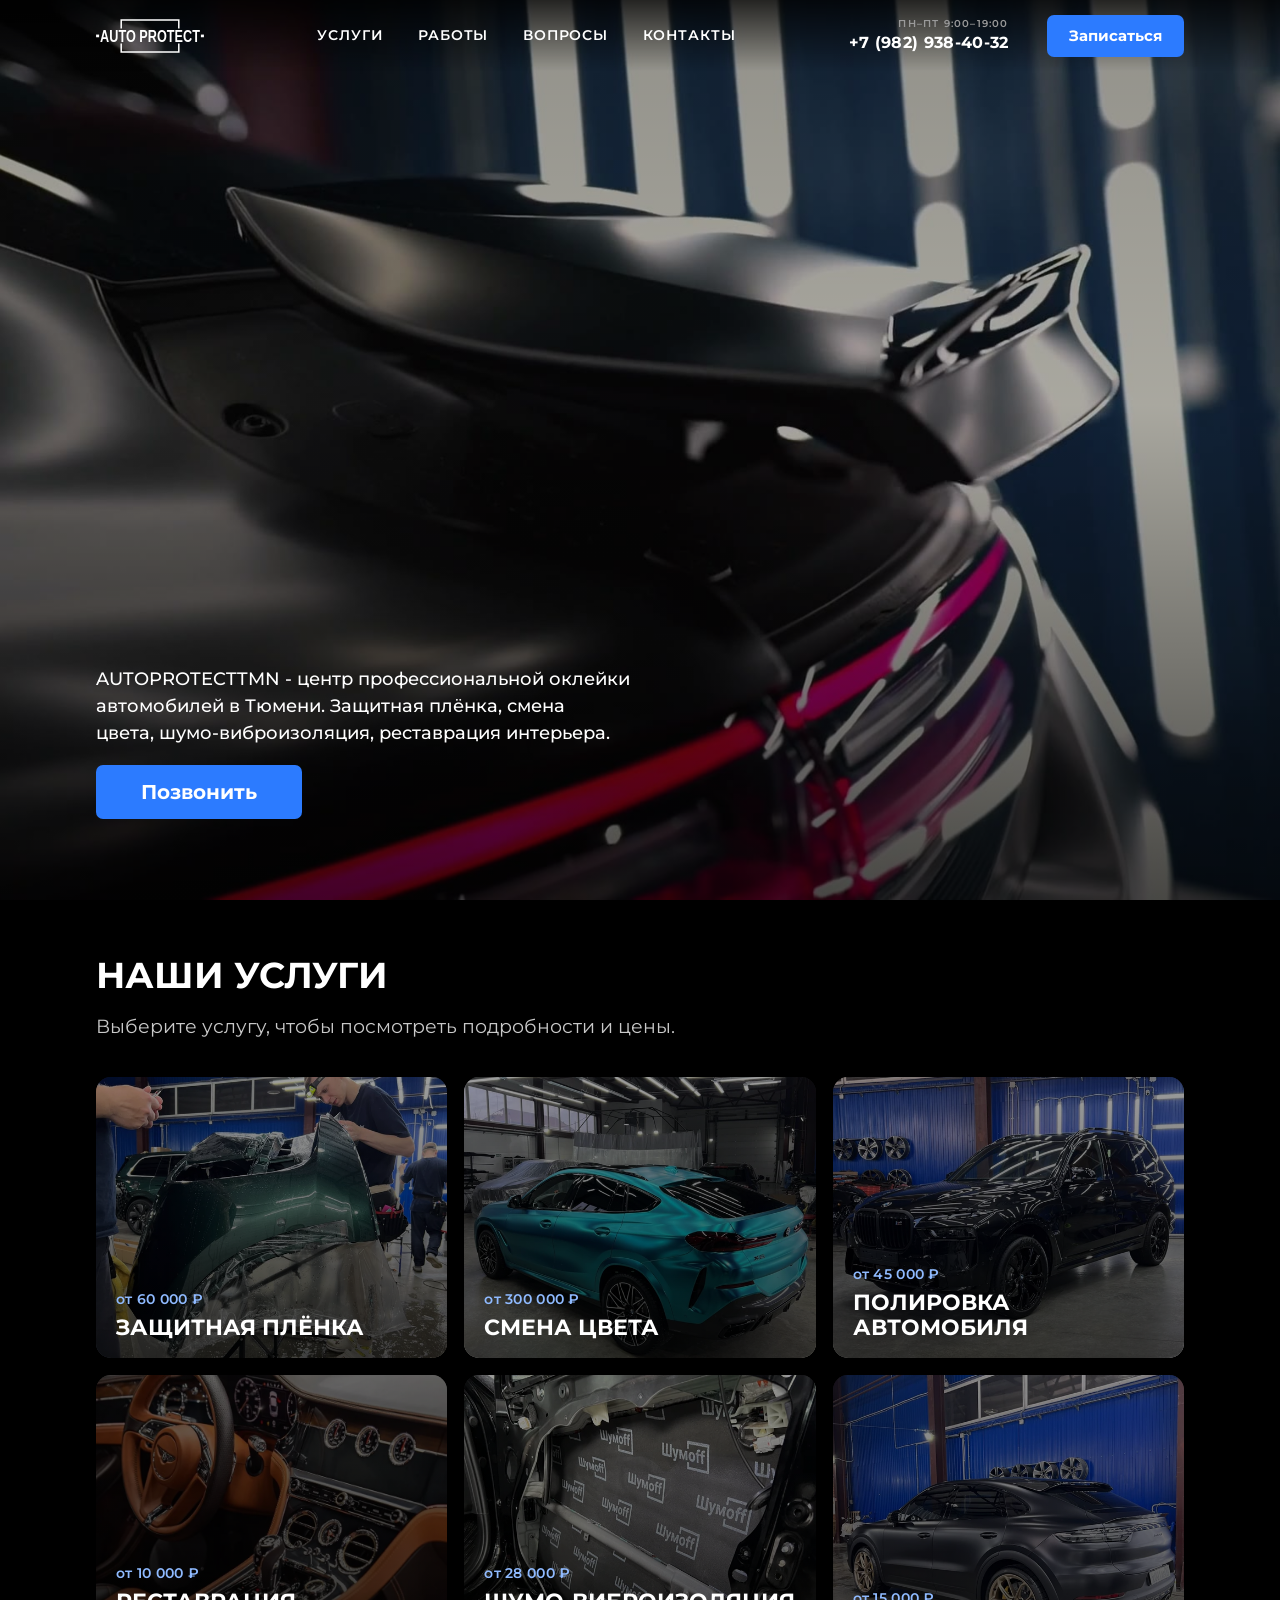
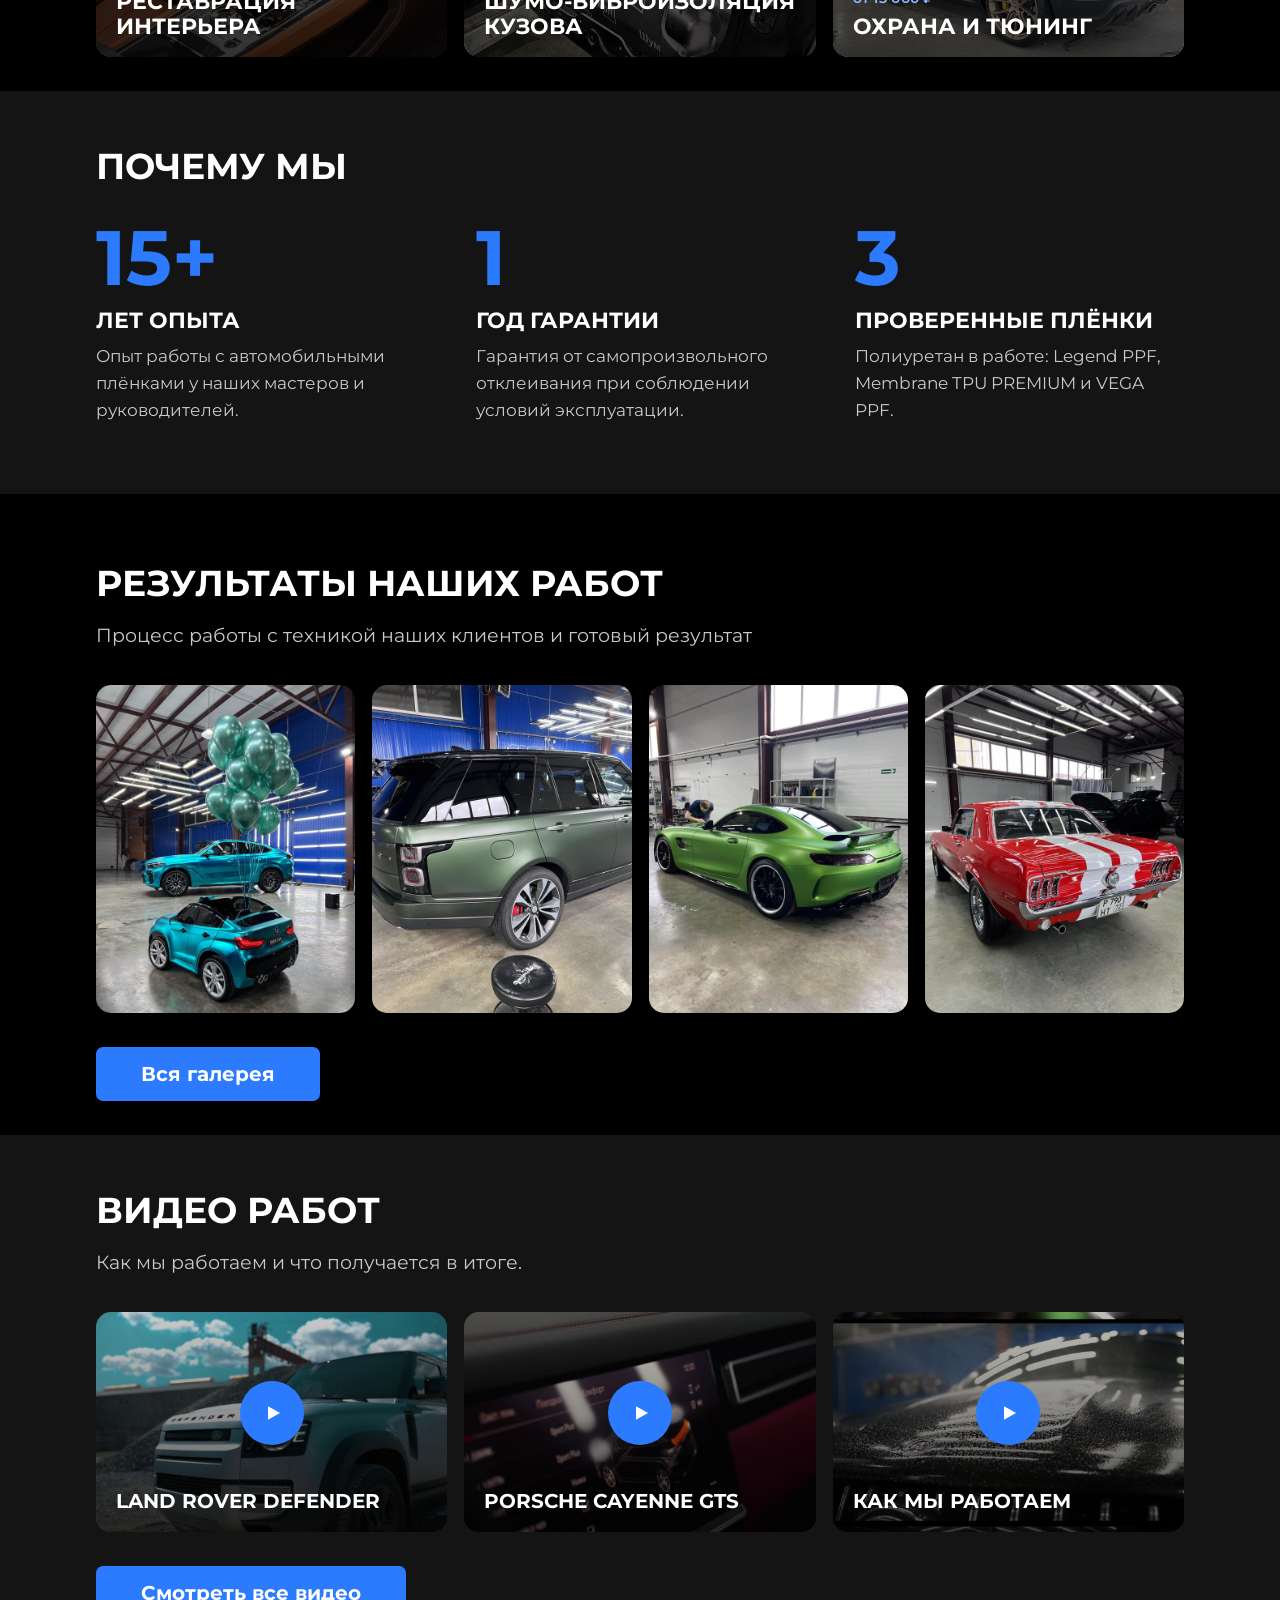
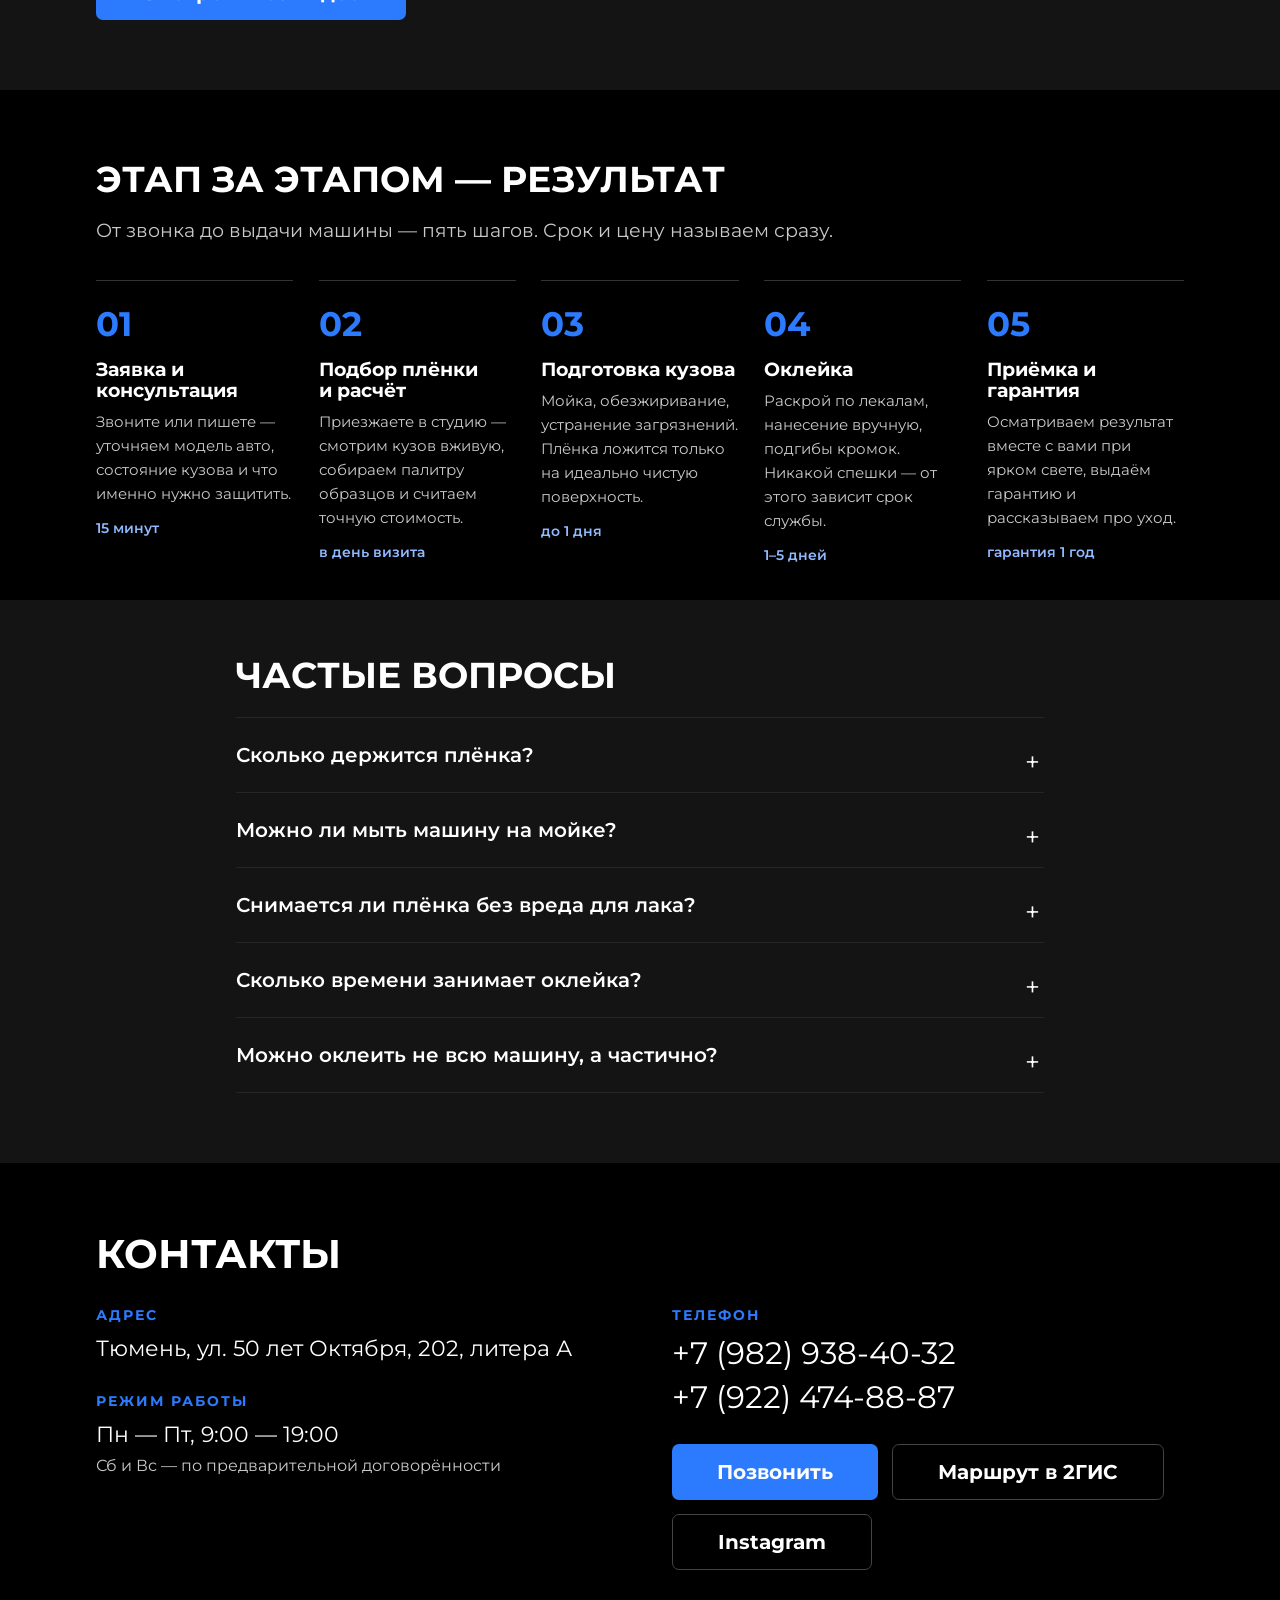
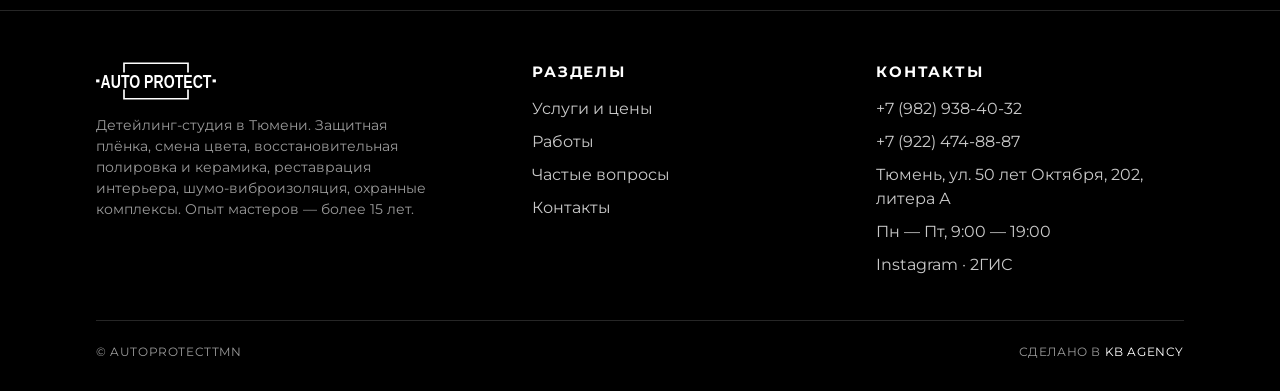
<file: index.html>
<!DOCTYPE html>
<html lang="ru">
<head>
<meta charset="UTF-8">
<meta name="viewport" content="width=device-width, initial-scale=1.0">
<title>AUTOPROTECTTMN — детейлинг-студия в Тюмени: плёнка, полировка, интерьер</title>
<meta name="description" content="AUTOPROTECTTMN — детейлинг-студия в Тюмени: оклейка защитной полиуретановой плёнкой, смена цвета кузова, восстановительная полировка с керамикой, шумо-виброизоляция, реставрация интерьера. Опыт мастеров более 15 лет, гарантия 1 год.">
<meta name="theme-color" content="#000000">
<meta property="og:type" content="website">
<meta property="og:site_name" content="AUTOPROTECTTMN">
<meta property="og:locale" content="ru_RU">
<meta property="og:title" content="AUTOPROTECTTMN — детейлинг-студия в Тюмени: плёнка, полировка, интерьер">
<meta property="og:description" content="AUTOPROTECTTMN — детейлинг-студия в Тюмени: оклейка защитной полиуретановой плёнкой, смена цвета кузова, восстановительная полировка с керамикой, шумо-виброизоляция, реставрация интерьера. Опыт мастеров более 15 лет, гарантия 1 год.">
<meta property="og:image" content="https://autoprotect-olive.vercel.app/assets/og-preview.jpg">
<meta property="og:image:width" content="1200">
<meta property="og:image:height" content="630">
<meta name="twitter:card" content="summary_large_image">
<link rel="icon" type="image/svg+xml" href="assets/logo-mark.svg">
<link rel="preconnect" href="https://fonts.googleapis.com">
<link href="https://fonts.googleapis.com/css2?family=Montserrat:wght@400;500;600;700;800&display=swap" rel="stylesheet">
<link rel="stylesheet" href="assets/site.css?v=20261026000757">
<link rel="stylesheet" href="assets/dc.css?v=20261026000757">
<link rel="canonical" href="https://autoprotect-olive.vercel.app/">
<meta property="og:url" content="https://autoprotect-olive.vercel.app/">
<meta name="robots" content="noindex, nofollow">
<script type="application/ld+json">
{
  "@context": "https://schema.org",
  "@type": [
    "LocalBusiness",
    "AutoRepair"
  ],
  "name": "AUTOPROTECTTMN",
  "description": "Центр профессиональной оклейки автомобилей в Тюмени: защитная плёнка, смена цвета, восстановительная полировка с керамикой.",
  "url": "https://autoprotect-olive.vercel.app/",
  "image": "https://autoprotect-olive.vercel.app/assets/og-preview.jpg",
  "logo": "https://autoprotect-olive.vercel.app/assets/logo.svg",
  "telephone": "+79829384032",
  "address": {
    "@type": "PostalAddress",
    "streetAddress": "ул. 50 лет Октября, 202, литера А",
    "addressLocality": "Тюмень",
    "addressRegion": "Тюменская область",
    "addressCountry": "RU"
  },
  "geo": {
    "@type": "GeoCoordinates",
    "latitude": 57.12001,
    "longitude": 65.62484
  },
  "openingHoursSpecification": [
    {
      "@type": "OpeningHoursSpecification",
      "dayOfWeek": [
        "Monday",
        "Tuesday",
        "Wednesday",
        "Thursday",
        "Friday"
      ],
      "opens": "09:00",
      "closes": "19:00"
    }
  ],
  "sameAs": [
    "https://www.instagram.com/autoprotecttmn",
    "https://2gis.ru/tyumen/geo/1830223003881510/65.624840,57.120010"
  ],
  "areaServed": {
    "@type": "City",
    "name": "Тюмень"
  },
  "currenciesAccepted": "RUB"
}
</script>
</head>
<body class="home">

<header class="site-header">
  <div class="wrap header-in">
    <a href="index.html" class="logo" aria-label="AUTOPROTECTTMN — на главную"><svg viewBox="0 0 644 215" aria-hidden="true" focusable="false"><g fill="currentColor"><rect x="0" y="99" width="18" height="16"/><rect x="626" y="99" width="18" height="16"/></g><g fill="none" stroke="currentColor" stroke-width="9"><path d="M150 62 V12 H494 V62"/><path d="M150 153 V203 H494 V153"/></g><text x="322" y="143" fill="currentColor" text-anchor="middle" font-family="'Bricolage Grotesque','Arial Black',sans-serif" font-weight="800" font-size="100" textLength="596" lengthAdjust="spacingAndGlyphs">AUTO PROTECT</text></svg></a>
    <nav class="nav" aria-label="Основное меню">
      <a href="services.html">Услуги</a>
      <a href="works.html">Работы</a>
      <a href="index.html#faq">Вопросы</a>
      <a href="index.html#contact">Контакты</a>
    </nav>
    <a href="tel:+79829384032" class="header-phone"><small>Пн–Пт 9:00–19:00</small>+7 (982) 938-40-32</a>
    <a href="index.html#contact" class="btn btn--sm">Записаться</a>
    <button class="burger" id="burger" type="button" aria-label="Открыть меню" aria-expanded="false"><span></span><span></span><span></span></button>
  </div>
</header>

<div class="mobile-menu" id="mobileMenu">
  <a href="services.html">Услуги</a>
  <a href="works.html">Работы</a>
  <a href="index.html#faq">Вопросы</a>
  <a href="index.html#contact">Контакты</a>
  <a href="tel:+79829384032" class="btn btn--solid">Позвонить</a>
</div>

<main>
<section class="dc-hero">
  <video class="dc-hero-video" autoplay muted loop playsinline preload="auto" poster="assets/poster/hero-bg.jpg" aria-hidden="true" tabindex="-1">
    <source src="assets/video/hero-bg.mp4" type="video/mp4">
  </video>
  <div class="dc-hero-shade"></div>
  <div class="wrap dc-hero-in">
    <h1>AUTOPROTECTTMN - центр профессиональной оклейки автомобилей в Тюмени. Защитная плёнка, смена цвета, шумо-виброизоляция, реставрация интерьера.</h1>
    <a href="tel:+79829384032" class="dc-btn">Позвонить</a>
  </div>
</section>

<section class="dc-block" id="services">
  <div class="wrap">
    <h2 class="dc-title">Наши услуги</h2>
    <p class="dc-lead">Выберите услугу, чтобы посмотреть подробности и цены.</p>
    <div class="dc-cards">
      <a class="dc-card" href="service-films.html">
        <img src="assets/gallery/t084.webp" width="640" height="810" alt="Оклейка защитной плёнкой" loading="lazy" decoding="async">
        <span><small>от 60 000 ₽</small>Защитная плёнка</span>
      </a>
      <a class="dc-card" href="service-color.html">
        <img src="assets/gallery/t003.webp" width="640" height="810" style="object-position:50% 68%" alt="Смена цвета кузова" loading="lazy" decoding="async">
        <span><small>от 300 000 ₽</small>Смена цвета</span>
      </a>
      <a class="dc-card" href="service-polish.html">
        <img src="assets/gallery/t031.webp" width="640" height="810" style="object-position:50% 45%" alt="Полировка и керамическое покрытие" loading="lazy" decoding="async">
        <span><small>от 45 000 ₽</small>Полировка автомобиля</span>
      </a>
      <a class="dc-card dc-card--dim" href="service-interior.html">
        <img src="assets/gallery/card-interior.webp" width="900" height="1105" style="object-position:50% 45%" alt="Реставрация интерьера" loading="lazy" decoding="async">
        <span><small>от 10 000 ₽</small>Реставрация интерьера</span>
      </a>
      <a class="dc-card" href="service-extra.html#sound">
        <img src="assets/gallery/t116.webp" width="640" height="810" alt="Шумо-виброизоляция кузова" loading="lazy" decoding="async">
        <span><small>от 28 000 ₽</small>Шумо-виброизоляция кузова</span>
      </a>
      <a class="dc-card" href="service-extra.html#security">
        <img src="assets/gallery/t008.webp" width="640" height="810" alt="Охрана и тюнинг" loading="lazy" decoding="async">
        <span><small>от 15 000 ₽</small>Охрана и тюнинг</span>
      </a>
    </div>
  </div>
</section>

<section class="dc-block dc-band" id="benefits">
  <div class="wrap">
    <h2 class="dc-title">Почему мы</h2>
    <div class="dc-facts">
      <div><b>15+</b><h3>лет опыта</h3><p>Опыт работы с автомобильными плёнками у наших мастеров и руководителей.</p></div>
      <div><b>1</b><h3>год гарантии</h3><p>Гарантия от самопроизвольного отклеивания при соблюдении условий эксплуатации.</p></div>
      <div><b>3</b><h3>проверенные плёнки</h3><p>Полиуретан в работе: Legend PPF, Membrane TPU PREMIUM и VEGA PPF.</p></div>
    </div>
  </div>
</section>

<section class="dc-block" id="works">
  <div class="wrap">
    <h2 class="dc-title">Результаты наших работ</h2>
    <p class="dc-lead">Процесс работы с техникой наших клиентов и готовый результат</p>
    <div class="strip">
      <a href="works.html#gallery" aria-label="Смотреть галерею"><img src="assets/gallery/t001.webp" width="640" height="810" alt="Работа студии AUTOPROTECTTMN" loading="lazy" decoding="async"></a>
      <a href="works.html#gallery" aria-label="Смотреть галерею"><img src="assets/gallery/t006.webp" width="640" height="810" alt="Работа студии AUTOPROTECTTMN" loading="lazy" decoding="async"></a>
      <a href="works.html#gallery" aria-label="Смотреть галерею"><img src="assets/gallery/t010.webp" width="640" height="810" alt="Работа студии AUTOPROTECTTMN" loading="lazy" decoding="async"></a>
      <a href="works.html#gallery" aria-label="Смотреть галерею"><img src="assets/gallery/t009.webp" width="640" height="810" alt="Работа студии AUTOPROTECTTMN" loading="lazy" decoding="async"></a>
    </div>
    <div class="dc-more"><a href="works.html#gallery" class="dc-btn">Вся галерея</a></div>
  </div>
</section>

<section class="dc-block dc-band" id="video">
  <div class="wrap">
    <h2 class="dc-title">Видео работ</h2>
    <p class="dc-lead">Как мы работаем и что получается в итоге.</p>
    <div class="dc-videos">
      <a href="works.html" class="dc-vid"><img src="assets/poster/defender.jpg" alt="Land Rover Defender" loading="lazy" decoding="async"><span>Land Rover Defender</span></a>
      <a href="works.html" class="dc-vid"><img src="assets/poster/porsche.jpg" alt="Porsche Cayenne GTS" loading="lazy" decoding="async"><span>Porsche Cayenne GTS</span></a>
      <a href="works.html" class="dc-vid"><img src="assets/poster/promo-story.jpg" alt="Как мы работаем" loading="lazy" decoding="async"><span>Как мы работаем</span></a>
    </div>
    <div class="dc-more"><a href="works.html" class="dc-btn">Смотреть все видео</a></div>
  </div>
</section>

<section class="dc-block" id="process">
  <div class="wrap">
    <h2 class="dc-title">Этап за этапом — результат</h2>
    <p class="dc-lead">От звонка до выдачи машины — пять шагов. Срок и цену называем сразу.</p>
    <ol class="dc-steps">
      <li><h3>Заявка и консультация</h3><p>Звоните или пишете — уточняем модель авто, состояние кузова и что именно нужно защитить.</p><em>15 минут</em></li>
      <li><h3>Подбор плёнки и расчёт</h3><p>Приезжаете в студию — смотрим кузов вживую, собираем палитру образцов и считаем точную стоимость.</p><em>в день визита</em></li>
      <li><h3>Подготовка кузова</h3><p>Мойка, обезжиривание, устранение загрязнений. Плёнка ложится только на идеально чистую поверхность.</p><em>до 1 дня</em></li>
      <li><h3>Оклейка</h3><p>Раскрой по лекалам, нанесение вручную, подгибы кромок. Никакой спешки — от этого зависит срок службы.</p><em>1–5 дней</em></li>
      <li><h3>Приёмка и гарантия</h3><p>Осматриваем результат вместе с вами при ярком свете, выдаём гарантию и рассказываем про уход.</p><em>гарантия 1 год</em></li>
    </ol>
  </div>
</section>

<section class="dc-block dc-band" id="faq">
  <div class="wrap dc-narrow">
    <h2 class="dc-title">Частые вопросы</h2>
    <div class="faq">
    <details><summary>Сколько держится плёнка?</summary><div class="faq-answer">Гарантию на сам материал даёт производитель плёнки. От студии — гарантия 1 год на то, что плёнка не отклеится самопроизвольно, при соблюдении условий эксплуатации. Условия проговариваем при выдаче автомобиля, там нет ничего неожиданного: аккуратная мойка и разумное обращение с кромками.</div></details>
    <details><summary>Можно ли мыть машину на мойке?</summary><div class="faq-answer">Да. Обычная бесконтактная мойка плёнке не вредит. Единственное, о чём просим — не направлять струю высокого давления вплотную к кромкам и стыкам плёнки, и первые несколько дней после оклейки дать материалу окончательно схватиться.</div></details>
    <details><summary>Снимается ли плёнка без вреда для лака?</summary><div class="faq-answer">Да. Плёнка принимает удары на себя, поэтому заводской лак под ней остаётся целым. Снимаем плёнку у нас в студии: аккуратно и с прогревом, лак остаётся таким же, как был до оклейки.</div></details>
    <details><summary>Сколько времени занимает оклейка?</summary><div class="faq-answer">Лицевая часть — капот, бампер, передние крылья, светотехника, стойки, зеркала и зоны ручек — 2 рабочих дня. Полная оклейка кузова — 4–5 дней. Точный срок называем после осмотра автомобиля, потому что многое решает состояние кузова.</div></details>
    <details><summary>Можно оклеить не всю машину, а частично?</summary><div class="faq-answer">Конечно, так делает большинство клиентов. Самый частый вариант — оклейка лицевой части: капот, бампер, передние крылья и светотехника принимают на себя почти весь гравий. Отдельно можно забронировать лобовое стекло.</div></details>
    </div>
  </div>
</section>

<section class="dc-block dc-contacts" id="contact">
  <div class="wrap">
    <h2 class="dc-title dc-title--xl">Контакты</h2>
    <div class="dc-contact-grid">
      <div>
        <small>Адрес</small>
        <p>Тюмень, ул. 50 лет Октября, 202, литера А</p>
        <small>Режим работы</small>
        <p>Пн — Пт, 9:00 — 19:00<span>Сб и Вс — по предварительной договорённости</span></p>
      </div>
      <div>
        <small>Телефон</small>
        <a class="phone" href="tel:+79829384032">+7 (982) 938-40-32</a>
        <a class="phone" href="tel:+79224748887">+7 (922) 474-88-87</a>
        <div class="dc-contact-actions">
          <a href="tel:+79829384032" class="dc-btn">Позвонить</a>
          <a href="https://2gis.ru/tyumen/geo/1830223003881510/65.624840,57.120010" class="dc-btn dc-btn--ghost" target="_blank" rel="noopener">Маршрут в 2ГИС</a>
          <a href="https://www.instagram.com/autoprotecttmn" class="dc-btn dc-btn--ghost" target="_blank" rel="noopener">Instagram</a>
        </div>
      </div>
    </div>
  </div>
</section>
</main>

<footer class="site-footer">
  <div class="wrap">
    <div class="footer-in">
      <div class="footer-brand">
        <svg viewBox="0 0 644 215" aria-hidden="true" focusable="false"><g fill="currentColor"><rect x="0" y="99" width="18" height="16"/><rect x="626" y="99" width="18" height="16"/></g><g fill="none" stroke="currentColor" stroke-width="9"><path d="M150 62 V12 H494 V62"/><path d="M150 153 V203 H494 V153"/></g><text x="322" y="143" fill="currentColor" text-anchor="middle" font-family="'Bricolage Grotesque','Arial Black',sans-serif" font-weight="800" font-size="100" textLength="596" lengthAdjust="spacingAndGlyphs">AUTO PROTECT</text></svg>
        <p>Детейлинг-студия в Тюмени. Защитная плёнка, смена цвета, восстановительная полировка и керамика, реставрация интерьера, шумо-виброизоляция, охранные комплексы. Опыт мастеров — более 15 лет.</p>
      </div>
      <div>
        <h4>Разделы</h4>
        <ul>
          <li><a href="services.html">Услуги и цены</a></li>
          <li><a href="works.html">Работы</a></li>
          <li><a href="index.html#faq">Частые вопросы</a></li>
          <li><a href="index.html#contact">Контакты</a></li>
        </ul>
      </div>
      <div>
        <h4>Контакты</h4>
        <ul>
          <li><a href="tel:+79829384032">+7 (982) 938-40-32</a></li>
          <li><a href="tel:+79224748887">+7 (922) 474-88-87</a></li>
          <li>Тюмень, ул. 50 лет Октября, 202, литера А</li>
          <li>Пн — Пт, 9:00 — 19:00</li>
          <li><a href="https://www.instagram.com/autoprotecttmn" target="_blank" rel="noopener">Instagram</a> · <a href="https://2gis.ru/tyumen/geo/1830223003881510/65.624840,57.120010" target="_blank" rel="noopener">2ГИС</a></li>
        </ul>
      </div>
    </div>
    <div class="footer-bottom">
      <span>© AUTOPROTECTTMN</span>
      <span>СДЕЛАНО В <a href="https://www.kbagency.ru/" target="_blank" rel="noopener" class="footer-credit">KB AGENCY</a></span>
    </div>
  </div>
</footer>

<div class="dock">
  <a href="tel:+79829384032" class="btn btn--solid">Позвонить</a>
  <a href="https://2gis.ru/tyumen/geo/1830223003881510/65.624840,57.120010" class="btn" target="_blank" rel="noopener">Маршрут</a>
</div>

<script src="assets/site.js?v=20261026000757"></script>
</body>
</html>
</file>
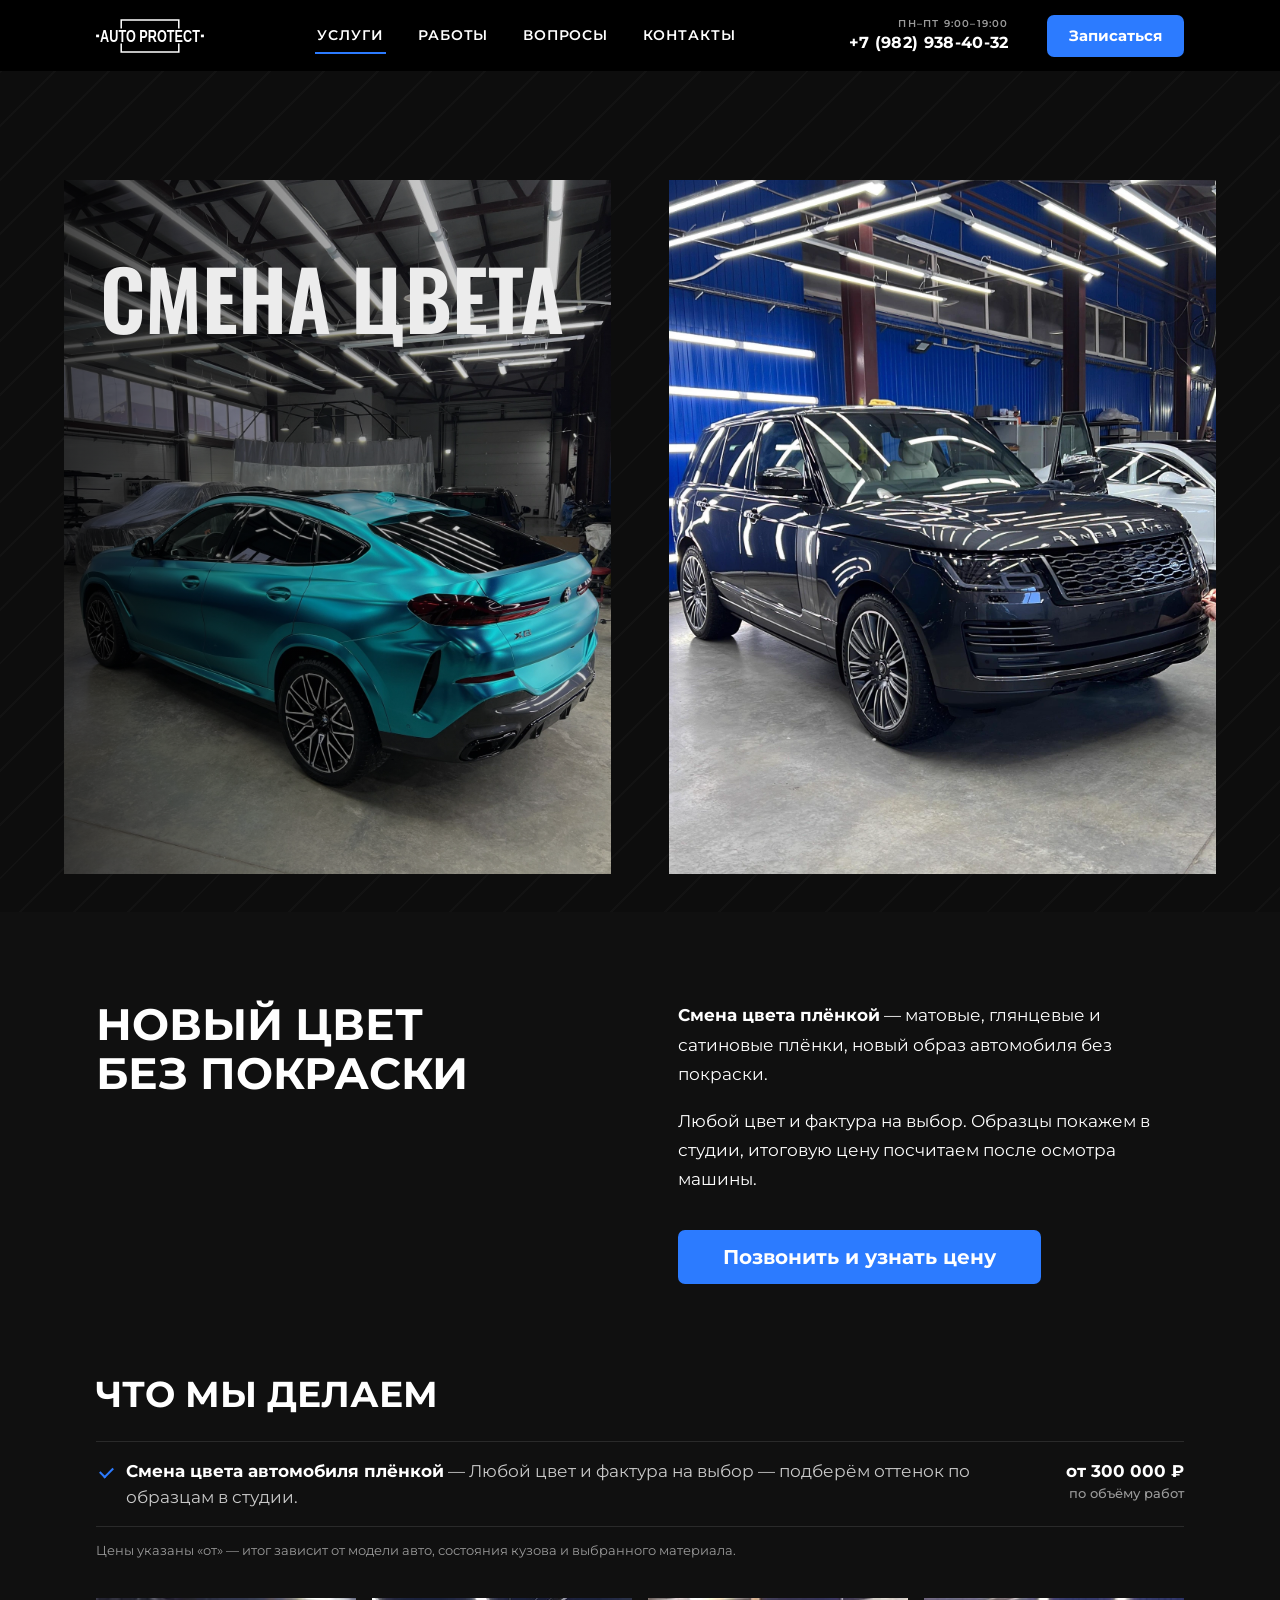
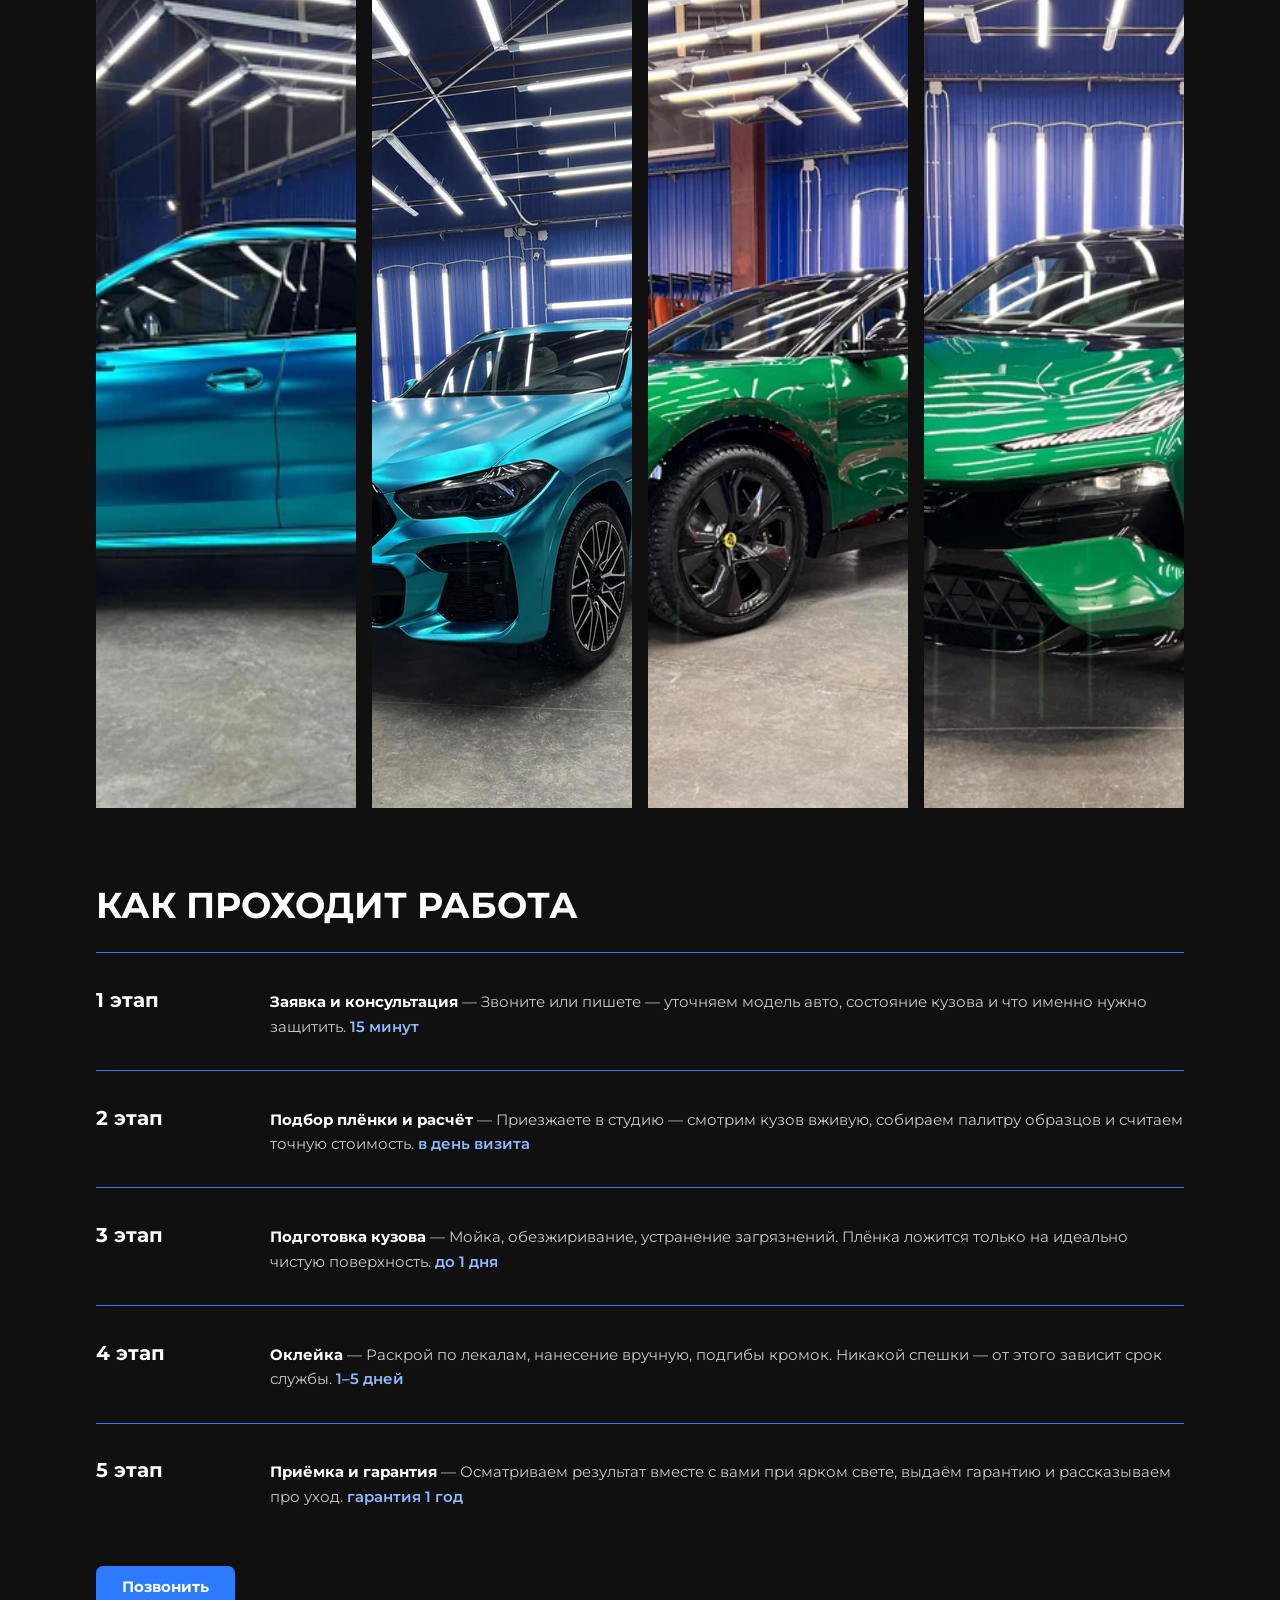
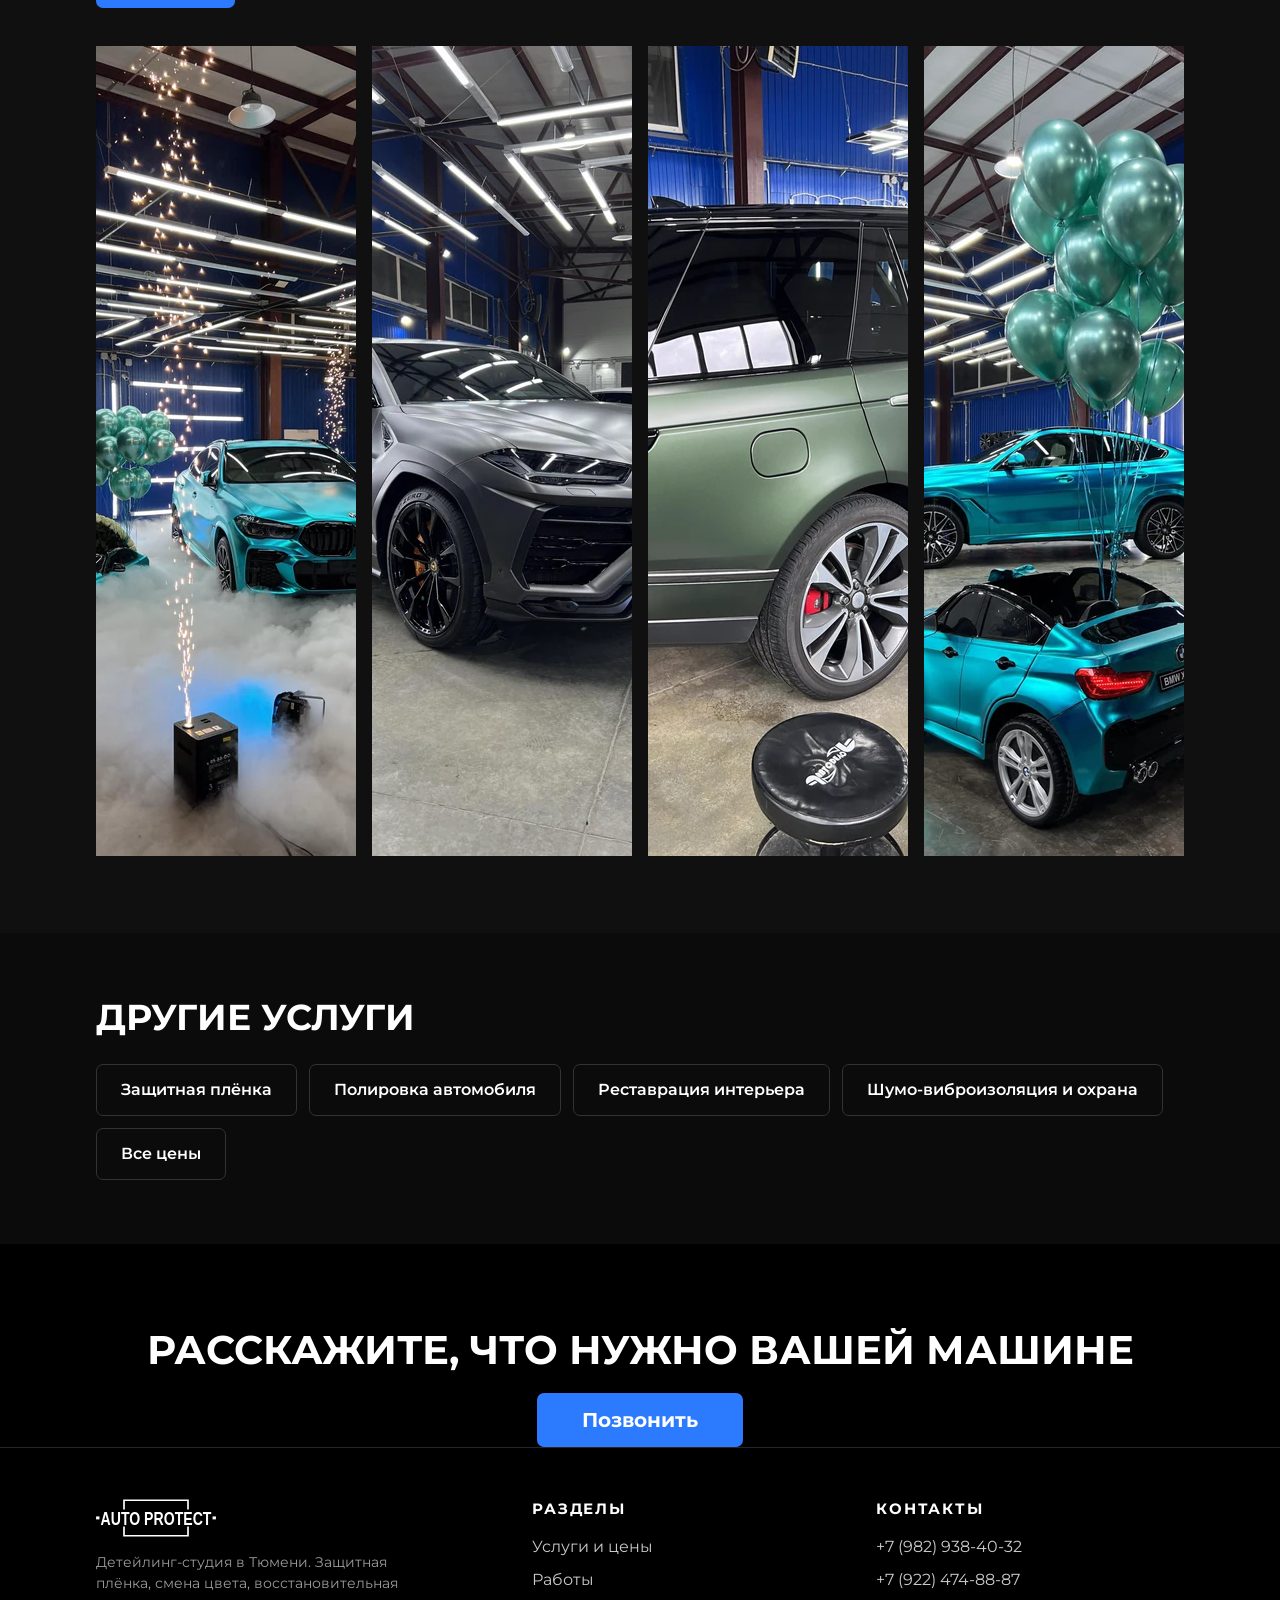
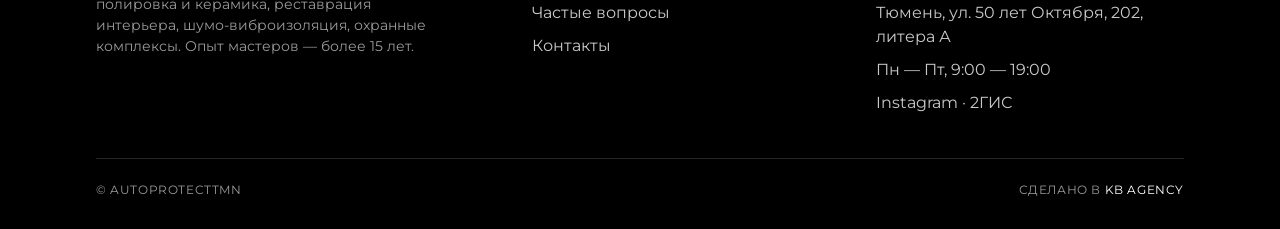
<file: service-color.html>
<!DOCTYPE html>
<html lang="ru">
<head>
<meta charset="UTF-8">
<meta name="viewport" content="width=device-width, initial-scale=1.0">
<title>Смена цвета — AUTOPROTECTTMN, Тюмень</title>
<meta name="description" content="Смена цвета автомобиля плёнкой в Тюмени от 300 000 ₽: матовые, глянцевые и сатиновые плёнки.">
<meta name="theme-color" content="#060814">
<meta property="og:type" content="website">
<meta property="og:site_name" content="AUTOPROTECTTMN">
<meta property="og:locale" content="ru_RU">
<meta property="og:title" content="Смена цвета — AUTOPROTECTTMN, Тюмень">
<meta property="og:description" content="Смена цвета автомобиля плёнкой в Тюмени от 300 000 ₽: матовые, глянцевые и сатиновые плёнки.">
<meta property="og:image" content="https://autoprotect-olive.vercel.app/assets/og-preview.jpg">
<meta property="og:image:width" content="1200">
<meta property="og:image:height" content="630">
<meta name="twitter:card" content="summary_large_image">
<link rel="icon" type="image/svg+xml" href="assets/logo-mark.svg">
<link rel="preconnect" href="https://fonts.googleapis.com">
<link href="https://fonts.googleapis.com/css2?family=Montserrat:wght@400;500;600;700;800&family=Oswald:wght@500;600;700&display=swap" rel="stylesheet">
<link rel="stylesheet" href="assets/site.css?v=20261026000757">
<link rel="stylesheet" href="assets/dc.css?v=20261026000757">
<link rel="canonical" href="https://autoprotect-olive.vercel.app/service-color.html">
<meta property="og:url" content="https://autoprotect-olive.vercel.app/service-color.html">
<meta name="robots" content="noindex, nofollow">
</head>
<body class="inner">

<header class="site-header">
  <div class="wrap header-in">
    <a href="index.html" class="logo" aria-label="AUTOPROTECTTMN — на главную"><svg viewBox="0 0 644 215" aria-hidden="true" focusable="false"><g fill="currentColor"><rect x="0" y="99" width="18" height="16"/><rect x="626" y="99" width="18" height="16"/></g><g fill="none" stroke="currentColor" stroke-width="9"><path d="M150 62 V12 H494 V62"/><path d="M150 153 V203 H494 V153"/></g><text x="322" y="143" fill="currentColor" text-anchor="middle" font-family="'Bricolage Grotesque','Arial Black',sans-serif" font-weight="800" font-size="100" textLength="596" lengthAdjust="spacingAndGlyphs">AUTO PROTECT</text></svg></a>
    <nav class="nav" aria-label="Основное меню">
      <a href="services.html" class="is-active">Услуги</a>
      <a href="works.html">Работы</a>
      <a href="index.html#faq">Вопросы</a>
      <a href="index.html#contact">Контакты</a>
    </nav>
    <a href="tel:+79829384032" class="header-phone"><small>Пн–Пт 9:00–19:00</small>+7 (982) 938-40-32</a>
    <a href="index.html#contact" class="btn btn--sm">Записаться</a>
    <button class="burger" id="burger" type="button" aria-label="Открыть меню" aria-expanded="false"><span></span><span></span><span></span></button>
  </div>
</header>

<div class="mobile-menu" id="mobileMenu">
  <a href="services.html">Услуги</a>
  <a href="works.html">Работы</a>
  <a href="index.html#faq">Вопросы</a>
  <a href="index.html#contact">Контакты</a>
  <a href="tel:+79829384032" class="btn btn--solid">Позвонить</a>
</div>

<main>
<section class="sv-hero">
  <div class="sv-hero-in">
    <div class="sv-hero-a"><img src="assets/gallery/g003.webp" width="1440" height="1824" alt="Смена цвета" decoding="async"><h1>Смена цвета</h1></div>
    <div class="sv-hero-b"><img src="assets/gallery/g016.webp" width="1440" height="1824" alt="Смена цвета" loading="lazy" decoding="async"></div>
  </div>
</section>

<section class="sv-intro">
  <div class="wrap sv-intro-in">
    <h2>Новый цвет без покраски</h2>
    <div class="sv-intro-text">
      <p><b>Смена цвета плёнкой</b> — матовые, глянцевые и сатиновые плёнки, новый образ автомобиля без покраски.</p>
      <p>Любой цвет и фактура на выбор. Образцы покажем в студии, итоговую цену посчитаем после осмотра машины.</p>
      <a href="tel:+79829384032" class="dc-btn">Позвонить и узнать цену</a>
    </div>
  </div>
</section>

<section class="sv-list">
  <div class="wrap">
    <h2>Что мы делаем</h2>
    <ul class="sv-checks">
<li><div><b>Смена цвета автомобиля плёнкой</b> — Любой цвет и фактура на выбор — подберём оттенок по образцам в студии.</div><span class="sv-price">от 300 000 ₽<small>по объёму работ</small></span></li>
    </ul>
    <p class="sv-note">Цены указаны «от» — итог зависит от модели авто, состояния кузова и выбранного материала.</p>
    <div class="sv-photos"><img src="assets/gallery/t004.webp" width="640" height="810" alt="Работа студии AUTOPROTECTTMN" loading="lazy" decoding="async"><img src="assets/gallery/t015.webp" width="640" height="810" alt="Работа студии AUTOPROTECTTMN" loading="lazy" decoding="async"><img src="assets/gallery/t002.webp" width="640" height="810" alt="Работа студии AUTOPROTECTTMN" loading="lazy" decoding="async"><img src="assets/gallery/t012.webp" width="640" height="810" alt="Работа студии AUTOPROTECTTMN" loading="lazy" decoding="async"></div>
  </div>
</section>

<section class="sv-steps">
  <div class="wrap">
    <h2>Как проходит работа</h2>
    <ol class="sv-rows">
<li><span>1 этап</span><div><b>Заявка и консультация</b> — Звоните или пишете — уточняем модель авто, состояние кузова и что именно нужно защитить. <em>15 минут</em></div></li>
<li><span>2 этап</span><div><b>Подбор плёнки и расчёт</b> — Приезжаете в студию — смотрим кузов вживую, собираем палитру образцов и считаем точную стоимость. <em>в день визита</em></div></li>
<li><span>3 этап</span><div><b>Подготовка кузова</b> — Мойка, обезжиривание, устранение загрязнений. Плёнка ложится только на идеально чистую поверхность. <em>до 1 дня</em></div></li>
<li><span>4 этап</span><div><b>Оклейка</b> — Раскрой по лекалам, нанесение вручную, подгибы кромок. Никакой спешки — от этого зависит срок службы. <em>1–5 дней</em></div></li>
<li><span>5 этап</span><div><b>Приёмка и гарантия</b> — Осматриваем результат вместе с вами при ярком свете, выдаём гарантию и рассказываем про уход. <em>гарантия 1 год</em></div></li>
    </ol>
    <a href="tel:+79829384032" class="dc-btn dc-btn--sm">Позвонить</a>
    <div class="sv-photos"><img src="assets/gallery/t013.webp" width="640" height="810" alt="Работа студии AUTOPROTECTTMN" loading="lazy" decoding="async"><img src="assets/gallery/t041.webp" width="640" height="810" alt="Работа студии AUTOPROTECTTMN" loading="lazy" decoding="async"><img src="assets/gallery/t006.webp" width="640" height="810" alt="Работа студии AUTOPROTECTTMN" loading="lazy" decoding="async"><img src="assets/gallery/t001.webp" width="640" height="810" alt="Работа студии AUTOPROTECTTMN" loading="lazy" decoding="async"></div>
  </div>
</section>

<section class="sv-more">
  <div class="wrap">
    <h2>Другие услуги</h2>
    <nav class="sv-chips" aria-label="Другие услуги"><a href="service-films.html">Защитная плёнка</a><a href="service-polish.html">Полировка автомобиля</a><a href="service-interior.html">Реставрация интерьера</a><a href="service-extra.html">Шумо-виброизоляция и охрана</a><a href="services.html">Все цены</a></nav>
  </div>
</section>

<section class="contact-cta-section">
  <div class="wrap">
    <h2>Расскажите, что нужно вашей машине</h2>
    <a href="tel:+79829384032" class="btn btn--solid">Позвонить</a>
  </div>
</section>
</main>

<footer class="site-footer">
  <div class="wrap">
    <div class="footer-in">
      <div class="footer-brand">
        <svg viewBox="0 0 644 215" aria-hidden="true" focusable="false"><g fill="currentColor"><rect x="0" y="99" width="18" height="16"/><rect x="626" y="99" width="18" height="16"/></g><g fill="none" stroke="currentColor" stroke-width="9"><path d="M150 62 V12 H494 V62"/><path d="M150 153 V203 H494 V153"/></g><text x="322" y="143" fill="currentColor" text-anchor="middle" font-family="'Bricolage Grotesque','Arial Black',sans-serif" font-weight="800" font-size="100" textLength="596" lengthAdjust="spacingAndGlyphs">AUTO PROTECT</text></svg>
        <p>Детейлинг-студия в Тюмени. Защитная плёнка, смена цвета, восстановительная полировка и керамика, реставрация интерьера, шумо-виброизоляция, охранные комплексы. Опыт мастеров — более 15 лет.</p>
      </div>
      <div>
        <h4>Разделы</h4>
        <ul>
          <li><a href="services.html">Услуги и цены</a></li>
          <li><a href="works.html">Работы</a></li>
          <li><a href="index.html#faq">Частые вопросы</a></li>
          <li><a href="index.html#contact">Контакты</a></li>
        </ul>
      </div>
      <div>
        <h4>Контакты</h4>
        <ul>
          <li><a href="tel:+79829384032">+7 (982) 938-40-32</a></li>
          <li><a href="tel:+79224748887">+7 (922) 474-88-87</a></li>
          <li>Тюмень, ул. 50 лет Октября, 202, литера А</li>
          <li>Пн — Пт, 9:00 — 19:00</li>
          <li><a href="https://www.instagram.com/autoprotecttmn" target="_blank" rel="noopener">Instagram</a> · <a href="https://2gis.ru/tyumen/geo/1830223003881510/65.624840,57.120010" target="_blank" rel="noopener">2ГИС</a></li>
        </ul>
      </div>
    </div>
    <div class="footer-bottom">
      <span>© AUTOPROTECTTMN</span>
      <span>СДЕЛАНО В <a href="https://www.kbagency.ru/" target="_blank" rel="noopener" class="footer-credit">KB AGENCY</a></span>
    </div>
  </div>
</footer>

<div class="dock">
  <a href="tel:+79829384032" class="btn btn--solid">Позвонить</a>
  <a href="https://2gis.ru/tyumen/geo/1830223003881510/65.624840,57.120010" class="btn" target="_blank" rel="noopener">Маршрут</a>
</div>

<script src="assets/site.js?v=20261026000757"></script>
</body>
</html>
</file>
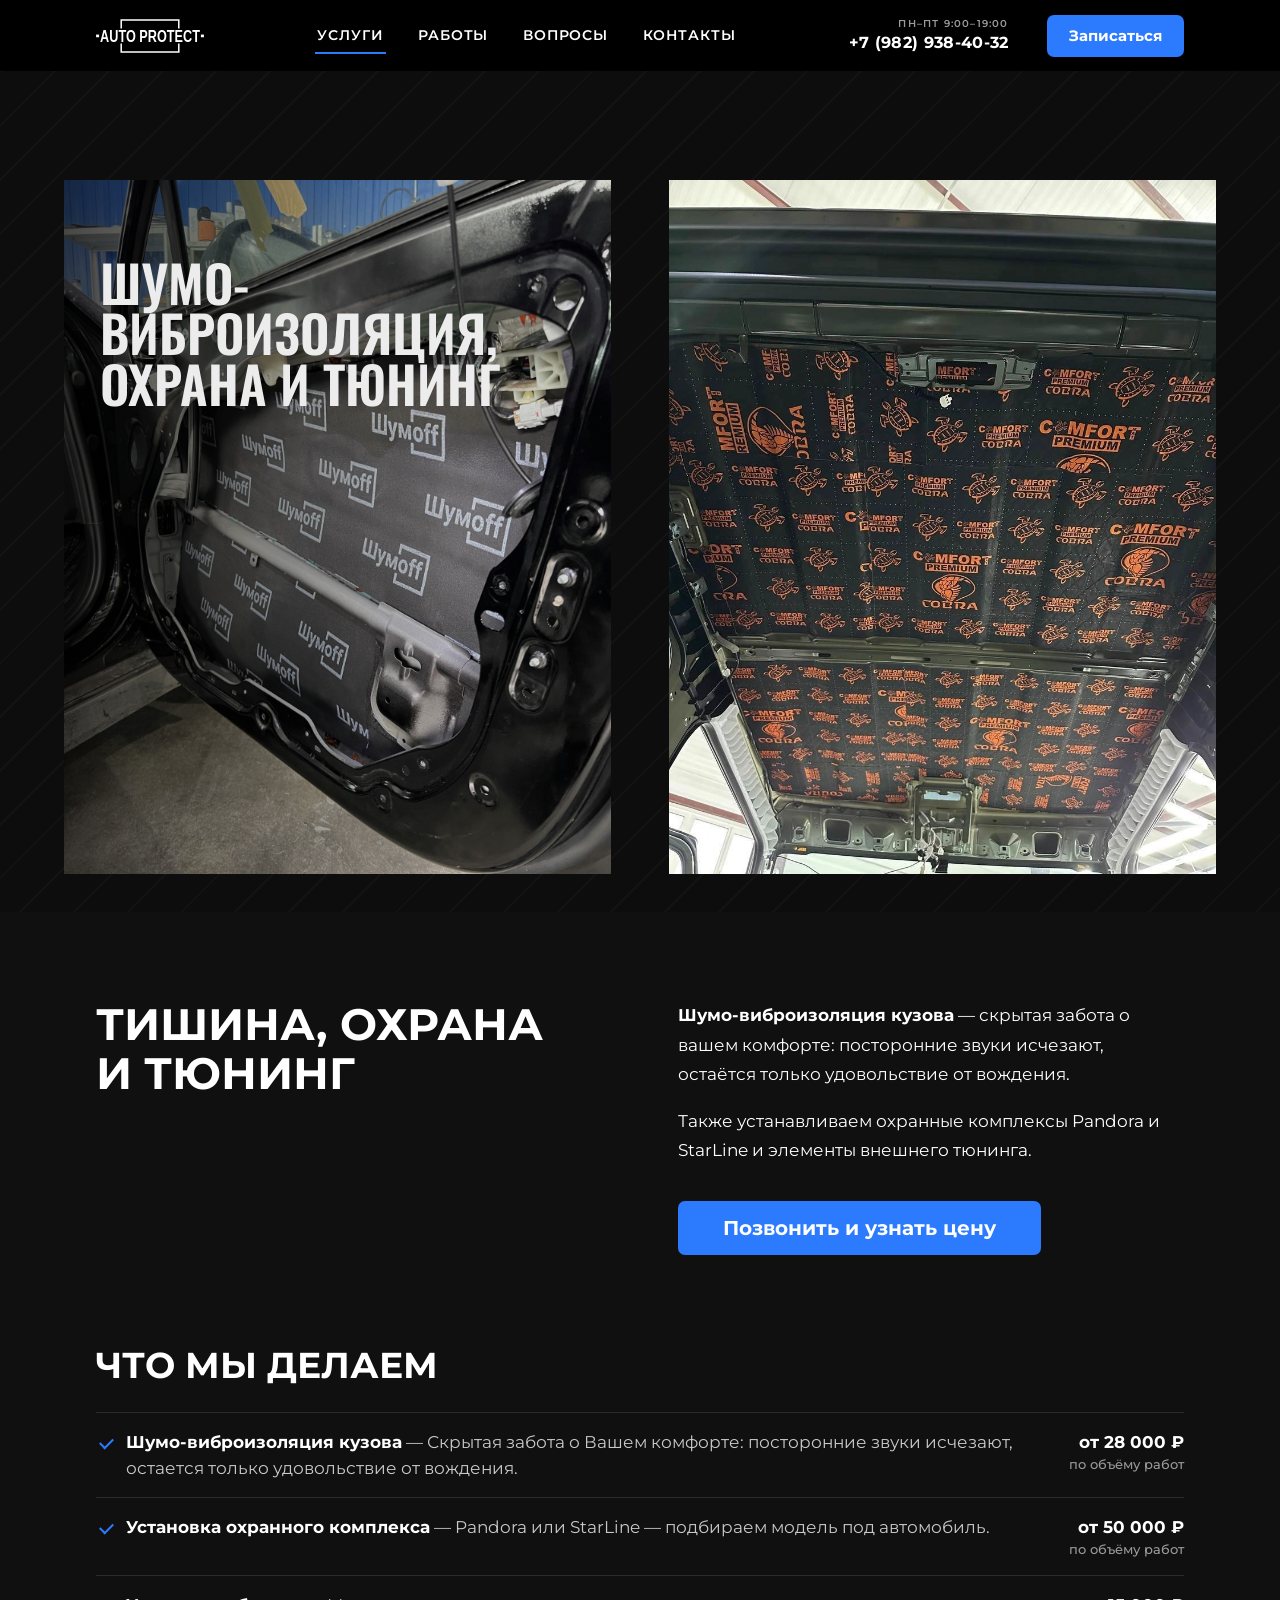
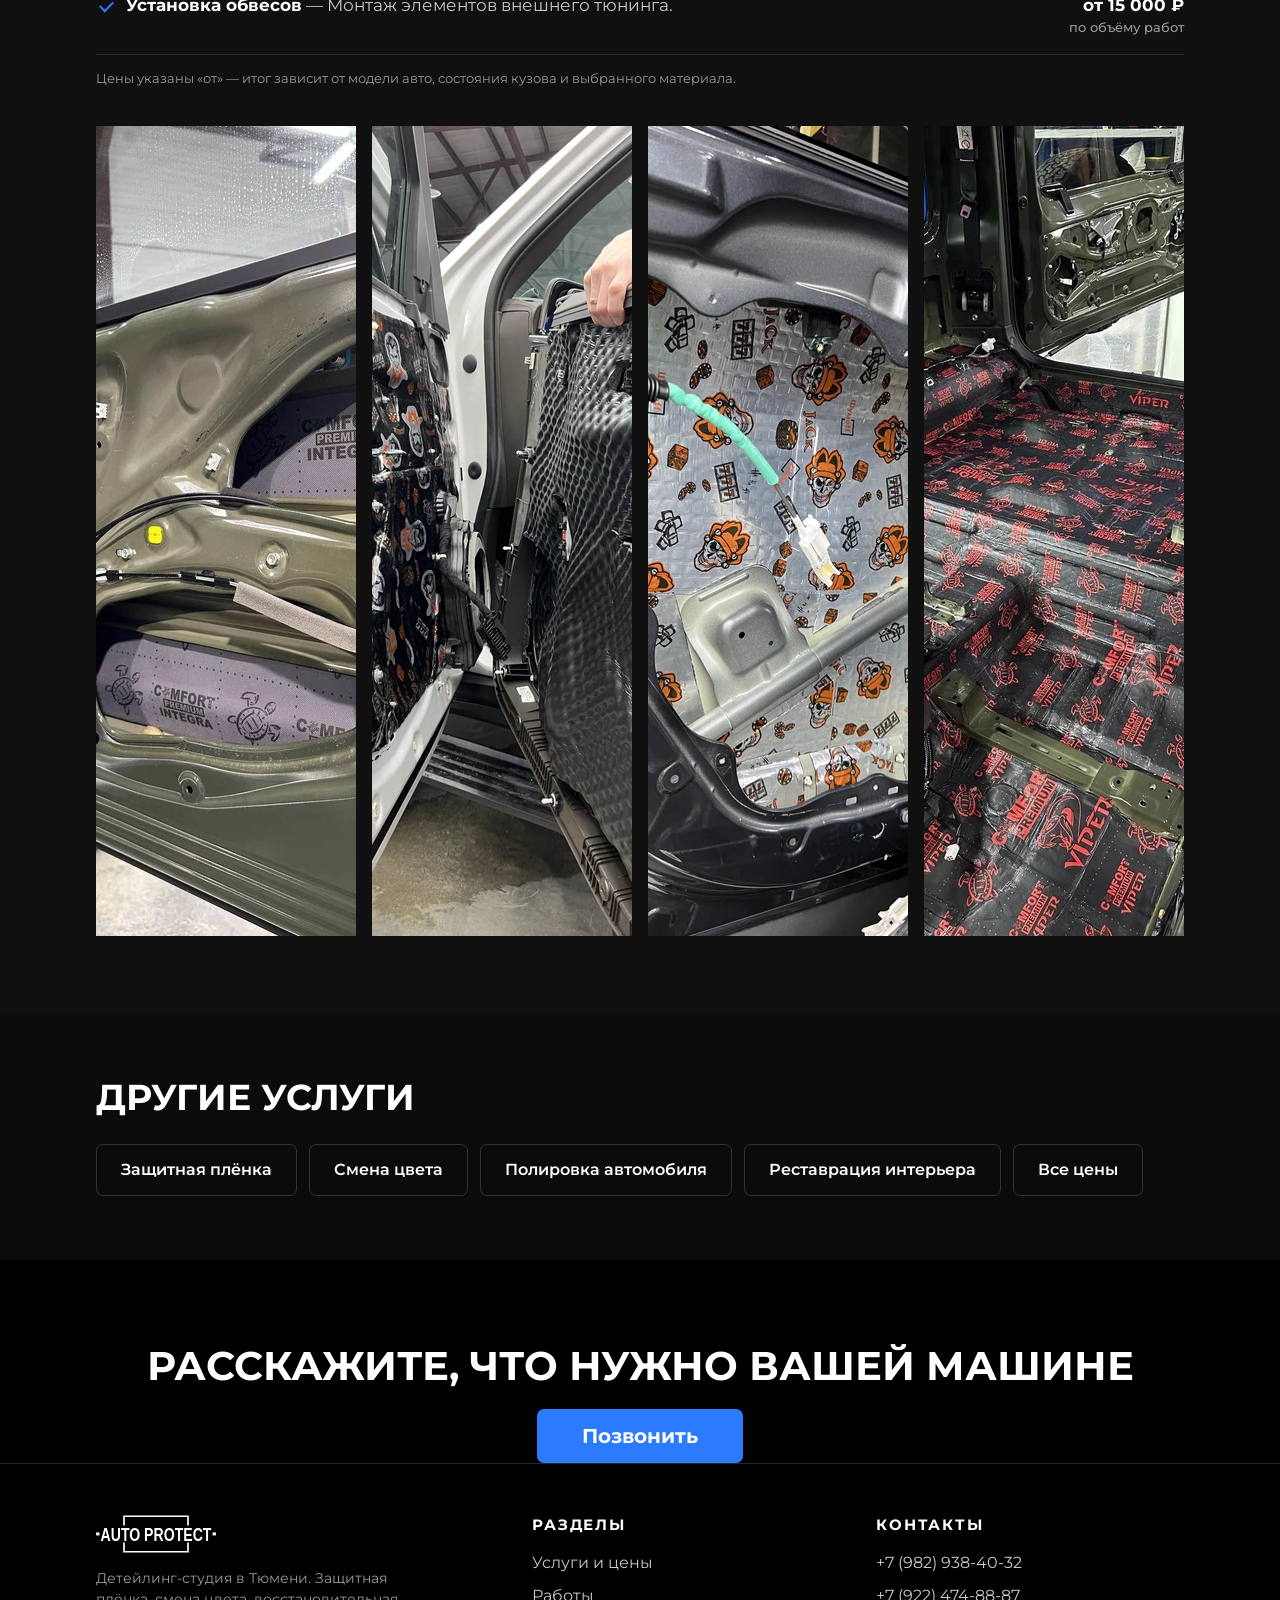
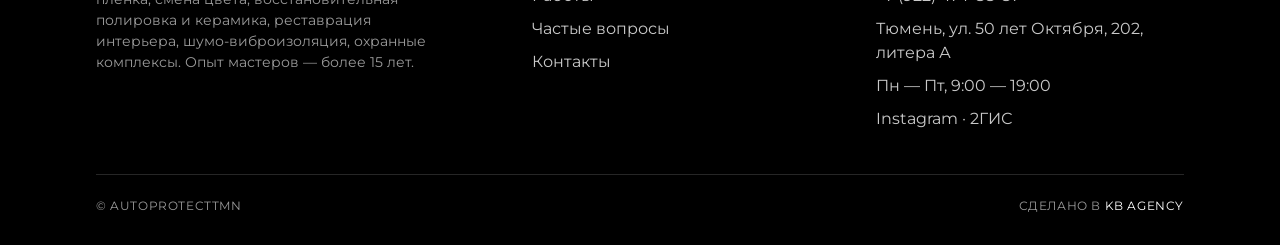
<file: service-extra.html>
<!DOCTYPE html>
<html lang="ru">
<head>
<meta charset="UTF-8">
<meta name="viewport" content="width=device-width, initial-scale=1.0">
<title>Шумо-виброизоляция, охрана и тюнинг — AUTOPROTECTTMN, Тюмень</title>
<meta name="description" content="Шумо-виброизоляция кузова от 28 000 ₽, охранные комплексы Pandora и StarLine, установка обвесов в Тюмени.">
<meta name="theme-color" content="#060814">
<meta property="og:type" content="website">
<meta property="og:site_name" content="AUTOPROTECTTMN">
<meta property="og:locale" content="ru_RU">
<meta property="og:title" content="Шумо-виброизоляция, охрана и тюнинг — AUTOPROTECTTMN, Тюмень">
<meta property="og:description" content="Шумо-виброизоляция кузова от 28 000 ₽, охранные комплексы Pandora и StarLine, установка обвесов в Тюмени.">
<meta property="og:image" content="https://autoprotect-olive.vercel.app/assets/og-preview.jpg">
<meta property="og:image:width" content="1200">
<meta property="og:image:height" content="630">
<meta name="twitter:card" content="summary_large_image">
<link rel="icon" type="image/svg+xml" href="assets/logo-mark.svg">
<link rel="preconnect" href="https://fonts.googleapis.com">
<link href="https://fonts.googleapis.com/css2?family=Montserrat:wght@400;500;600;700;800&family=Oswald:wght@500;600;700&display=swap" rel="stylesheet">
<link rel="stylesheet" href="assets/site.css?v=20261026000757">
<link rel="stylesheet" href="assets/dc.css?v=20261026000757">
<link rel="canonical" href="https://autoprotect-olive.vercel.app/service-extra.html">
<meta property="og:url" content="https://autoprotect-olive.vercel.app/service-extra.html">
<meta name="robots" content="noindex, nofollow">
</head>
<body class="inner">

<header class="site-header">
  <div class="wrap header-in">
    <a href="index.html" class="logo" aria-label="AUTOPROTECTTMN — на главную"><svg viewBox="0 0 644 215" aria-hidden="true" focusable="false"><g fill="currentColor"><rect x="0" y="99" width="18" height="16"/><rect x="626" y="99" width="18" height="16"/></g><g fill="none" stroke="currentColor" stroke-width="9"><path d="M150 62 V12 H494 V62"/><path d="M150 153 V203 H494 V153"/></g><text x="322" y="143" fill="currentColor" text-anchor="middle" font-family="'Bricolage Grotesque','Arial Black',sans-serif" font-weight="800" font-size="100" textLength="596" lengthAdjust="spacingAndGlyphs">AUTO PROTECT</text></svg></a>
    <nav class="nav" aria-label="Основное меню">
      <a href="services.html" class="is-active">Услуги</a>
      <a href="works.html">Работы</a>
      <a href="index.html#faq">Вопросы</a>
      <a href="index.html#contact">Контакты</a>
    </nav>
    <a href="tel:+79829384032" class="header-phone"><small>Пн–Пт 9:00–19:00</small>+7 (982) 938-40-32</a>
    <a href="index.html#contact" class="btn btn--sm">Записаться</a>
    <button class="burger" id="burger" type="button" aria-label="Открыть меню" aria-expanded="false"><span></span><span></span><span></span></button>
  </div>
</header>

<div class="mobile-menu" id="mobileMenu">
  <a href="services.html">Услуги</a>
  <a href="works.html">Работы</a>
  <a href="index.html#faq">Вопросы</a>
  <a href="index.html#contact">Контакты</a>
  <a href="tel:+79829384032" class="btn btn--solid">Позвонить</a>
</div>

<main>
<section class="sv-hero">
  <div class="sv-hero-in">
    <div class="sv-hero-a"><img src="assets/gallery/g116.webp" width="1440" height="1824" alt="Шумо-виброизоляция, охрана и тюнинг" decoding="async"><h1 style="font-size:clamp(26px, 4vw, 74px)">Шумо-виброизоляция, охрана и тюнинг</h1></div>
    <div class="sv-hero-b"><img src="assets/gallery/g128.webp" width="1440" height="1824" alt="Шумо-виброизоляция, охрана и тюнинг" loading="lazy" decoding="async"></div>
  </div>
</section>

<section class="sv-intro">
  <div class="wrap sv-intro-in">
    <h2>Тишина, охрана и тюнинг</h2>
    <div class="sv-intro-text">
      <p><b>Шумо-виброизоляция кузова</b> — скрытая забота о вашем комфорте: посторонние звуки исчезают, остаётся только удовольствие от вождения.</p>
      <p>Также устанавливаем охранные комплексы Pandora и StarLine и элементы внешнего тюнинга.</p>
      <a href="tel:+79829384032" class="dc-btn">Позвонить и узнать цену</a>
    </div>
  </div>
</section>

<section class="sv-list">
  <div class="wrap">
    <h2>Что мы делаем</h2>
    <ul class="sv-checks">
<li id="sound"><div><b>Шумо-виброизоляция кузова</b> — Скрытая забота о Вашем комфорте: посторонние звуки исчезают, остается только удовольствие от вождения.</div><span class="sv-price">от 28 000 ₽<small>по объёму работ</small></span></li>
<li id="security"><div><b>Установка охранного комплекса</b> — Pandora или StarLine — подбираем модель под автомобиль.</div><span class="sv-price">от 50 000 ₽<small>по объёму работ</small></span></li>
<li><div><b>Установка обвесов</b> — Монтаж элементов внешнего тюнинга.</div><span class="sv-price">от 15 000 ₽<small>по объёму работ</small></span></li>
    </ul>
    <p class="sv-note">Цены указаны «от» — итог зависит от модели авто, состояния кузова и выбранного материала.</p>
    <div class="sv-photos"><img src="assets/gallery/t117.webp" width="640" height="810" alt="Работа студии AUTOPROTECTTMN" loading="lazy" decoding="async"><img src="assets/gallery/t118.webp" width="640" height="810" alt="Работа студии AUTOPROTECTTMN" loading="lazy" decoding="async"><img src="assets/gallery/t125.webp" width="640" height="810" alt="Работа студии AUTOPROTECTTMN" loading="lazy" decoding="async"><img src="assets/gallery/t126.webp" width="640" height="810" alt="Работа студии AUTOPROTECTTMN" loading="lazy" decoding="async"></div>
  </div>
</section>

<section class="sv-more">
  <div class="wrap">
    <h2>Другие услуги</h2>
    <nav class="sv-chips" aria-label="Другие услуги"><a href="service-films.html">Защитная плёнка</a><a href="service-color.html">Смена цвета</a><a href="service-polish.html">Полировка автомобиля</a><a href="service-interior.html">Реставрация интерьера</a><a href="services.html">Все цены</a></nav>
  </div>
</section>

<section class="contact-cta-section">
  <div class="wrap">
    <h2>Расскажите, что нужно вашей машине</h2>
    <a href="tel:+79829384032" class="btn btn--solid">Позвонить</a>
  </div>
</section>
</main>

<footer class="site-footer">
  <div class="wrap">
    <div class="footer-in">
      <div class="footer-brand">
        <svg viewBox="0 0 644 215" aria-hidden="true" focusable="false"><g fill="currentColor"><rect x="0" y="99" width="18" height="16"/><rect x="626" y="99" width="18" height="16"/></g><g fill="none" stroke="currentColor" stroke-width="9"><path d="M150 62 V12 H494 V62"/><path d="M150 153 V203 H494 V153"/></g><text x="322" y="143" fill="currentColor" text-anchor="middle" font-family="'Bricolage Grotesque','Arial Black',sans-serif" font-weight="800" font-size="100" textLength="596" lengthAdjust="spacingAndGlyphs">AUTO PROTECT</text></svg>
        <p>Детейлинг-студия в Тюмени. Защитная плёнка, смена цвета, восстановительная полировка и керамика, реставрация интерьера, шумо-виброизоляция, охранные комплексы. Опыт мастеров — более 15 лет.</p>
      </div>
      <div>
        <h4>Разделы</h4>
        <ul>
          <li><a href="services.html">Услуги и цены</a></li>
          <li><a href="works.html">Работы</a></li>
          <li><a href="index.html#faq">Частые вопросы</a></li>
          <li><a href="index.html#contact">Контакты</a></li>
        </ul>
      </div>
      <div>
        <h4>Контакты</h4>
        <ul>
          <li><a href="tel:+79829384032">+7 (982) 938-40-32</a></li>
          <li><a href="tel:+79224748887">+7 (922) 474-88-87</a></li>
          <li>Тюмень, ул. 50 лет Октября, 202, литера А</li>
          <li>Пн — Пт, 9:00 — 19:00</li>
          <li><a href="https://www.instagram.com/autoprotecttmn" target="_blank" rel="noopener">Instagram</a> · <a href="https://2gis.ru/tyumen/geo/1830223003881510/65.624840,57.120010" target="_blank" rel="noopener">2ГИС</a></li>
        </ul>
      </div>
    </div>
    <div class="footer-bottom">
      <span>© AUTOPROTECTTMN</span>
      <span>СДЕЛАНО В <a href="https://www.kbagency.ru/" target="_blank" rel="noopener" class="footer-credit">KB AGENCY</a></span>
    </div>
  </div>
</footer>

<div class="dock">
  <a href="tel:+79829384032" class="btn btn--solid">Позвонить</a>
  <a href="https://2gis.ru/tyumen/geo/1830223003881510/65.624840,57.120010" class="btn" target="_blank" rel="noopener">Маршрут</a>
</div>

<script src="assets/site.js?v=20261026000757"></script>
</body>
</html>
</file>
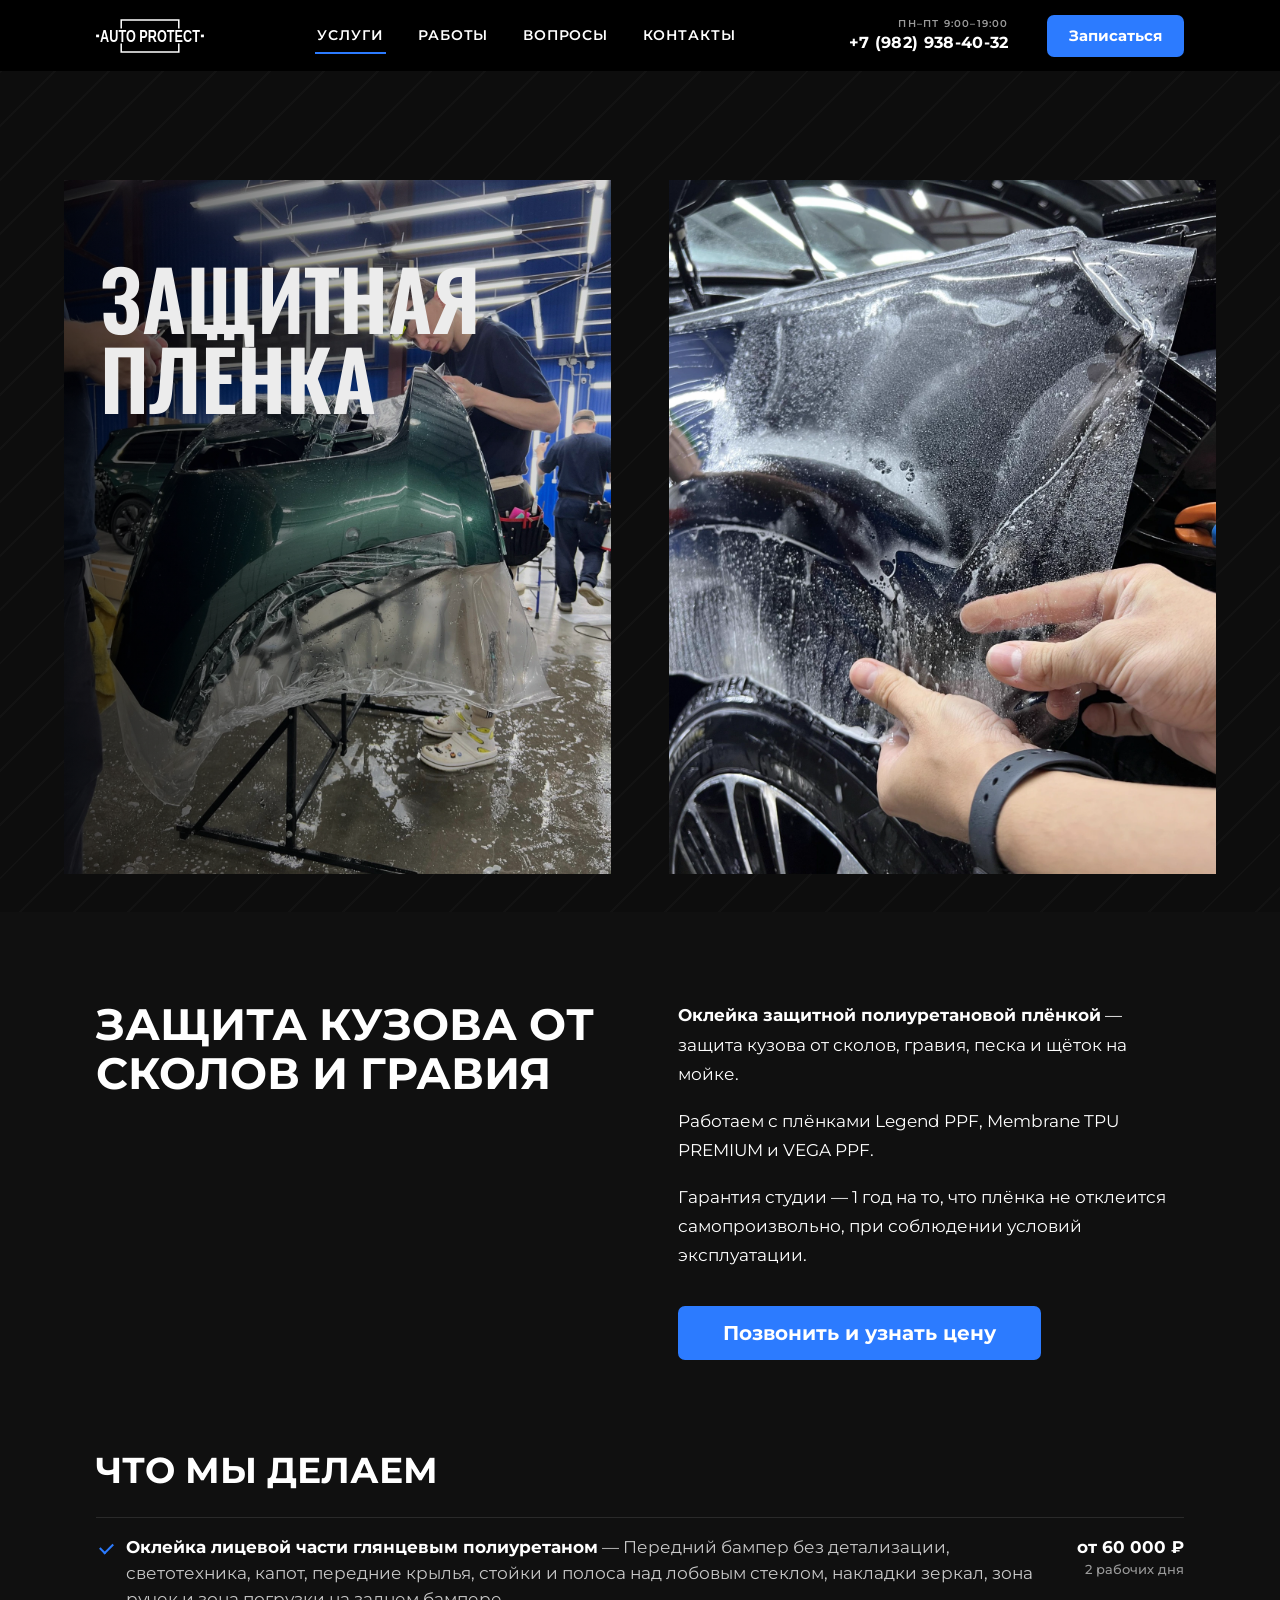
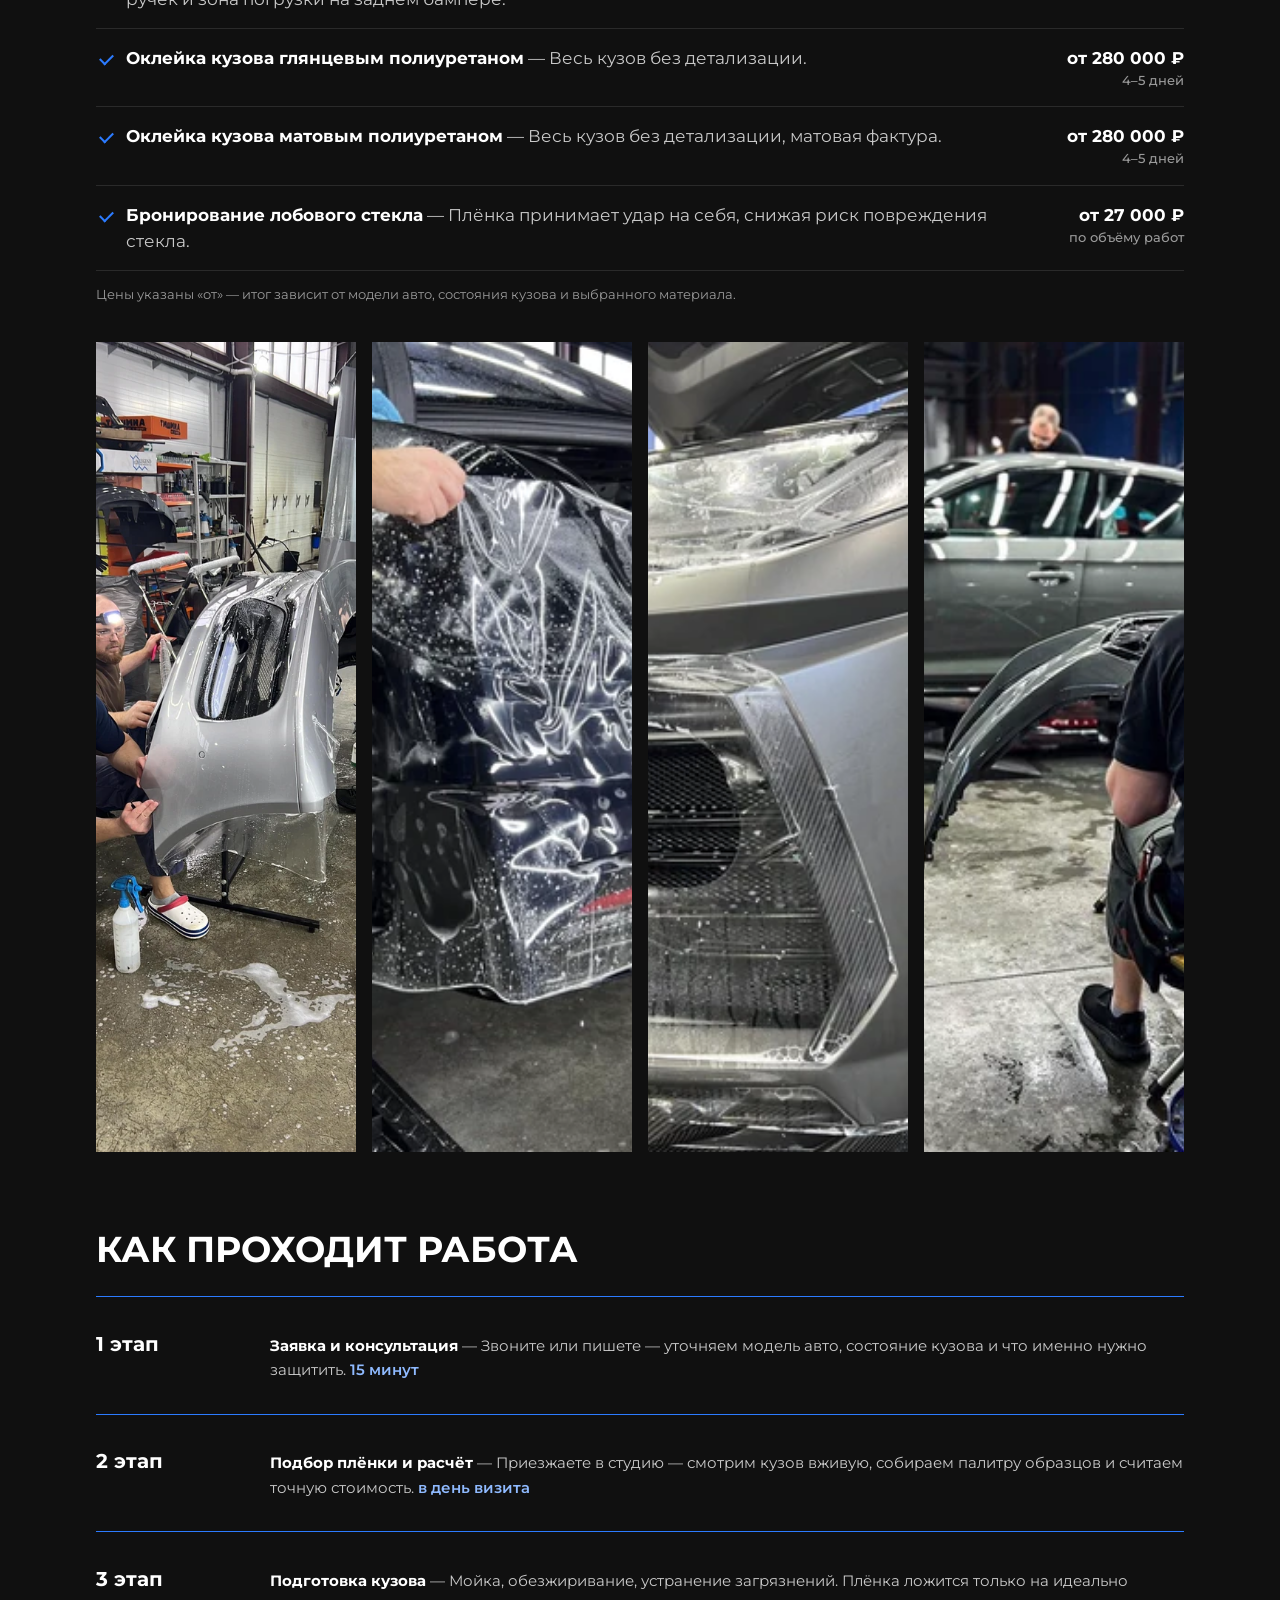
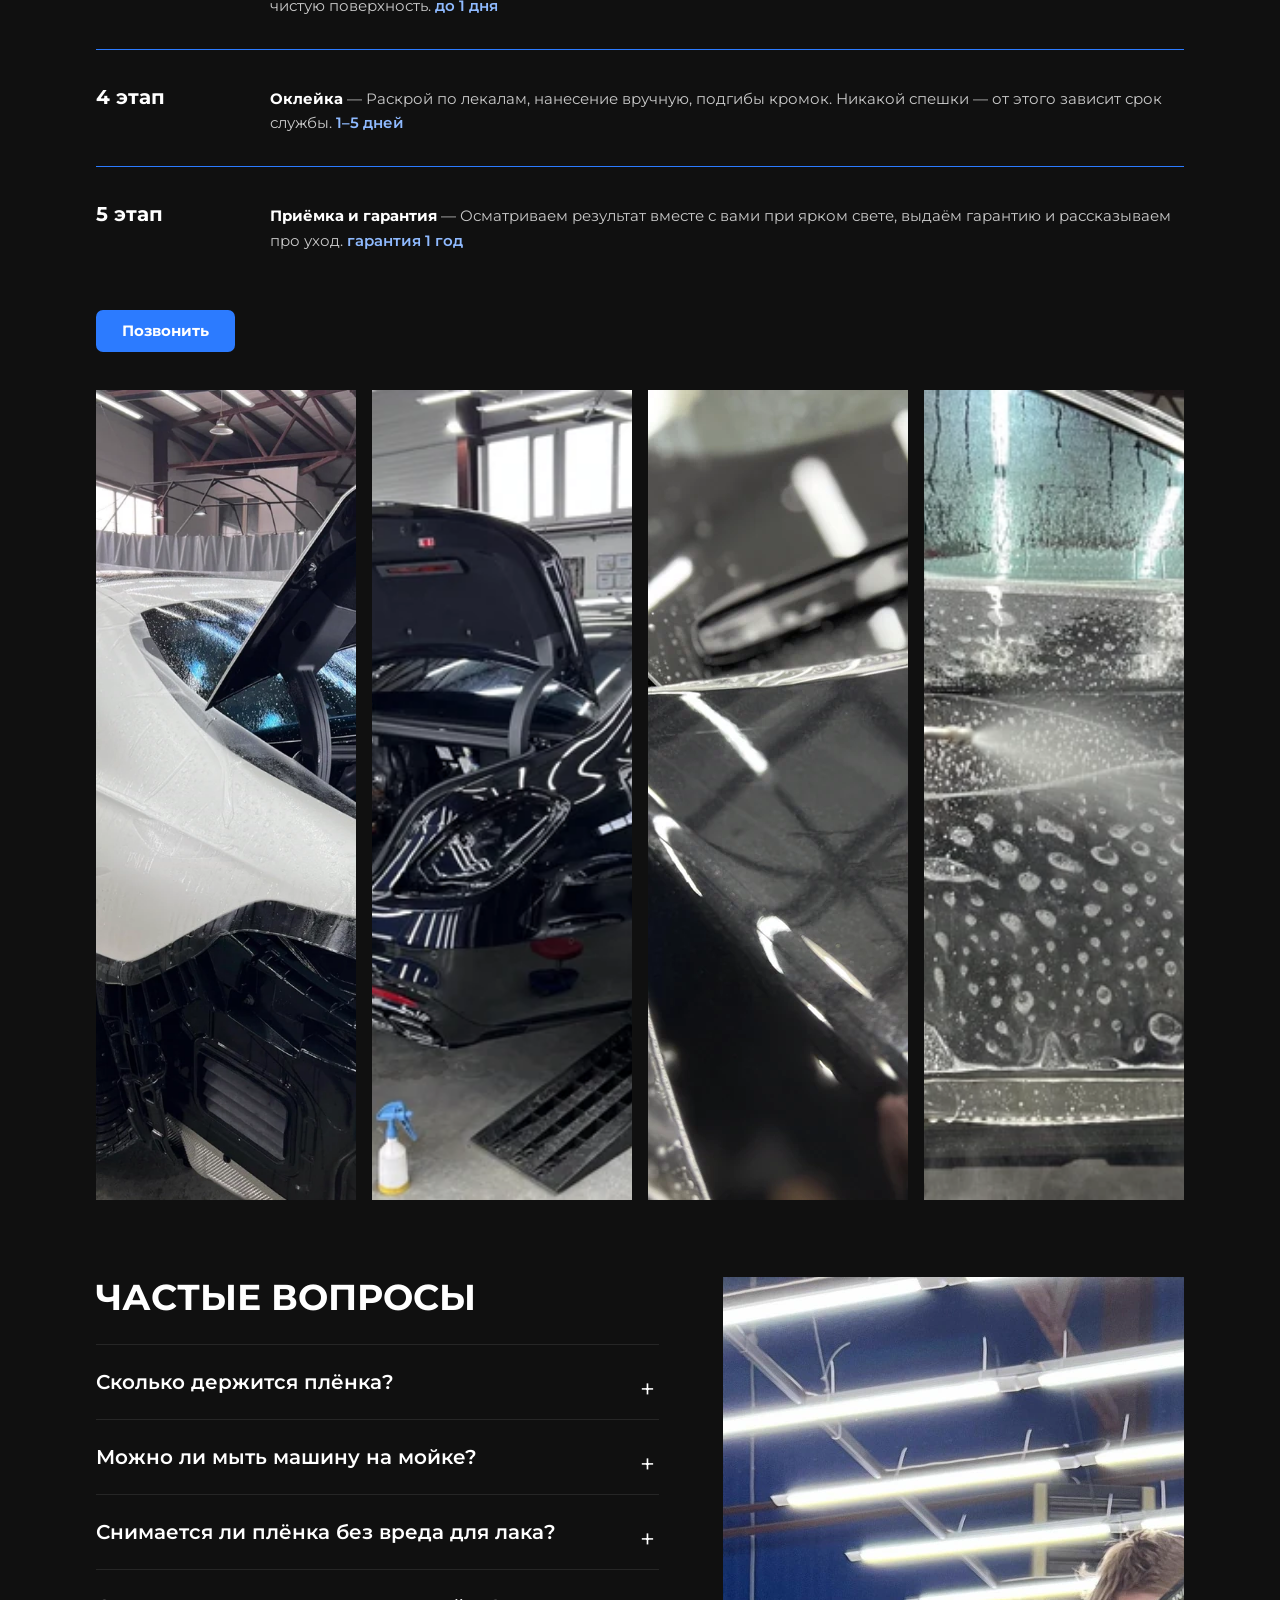
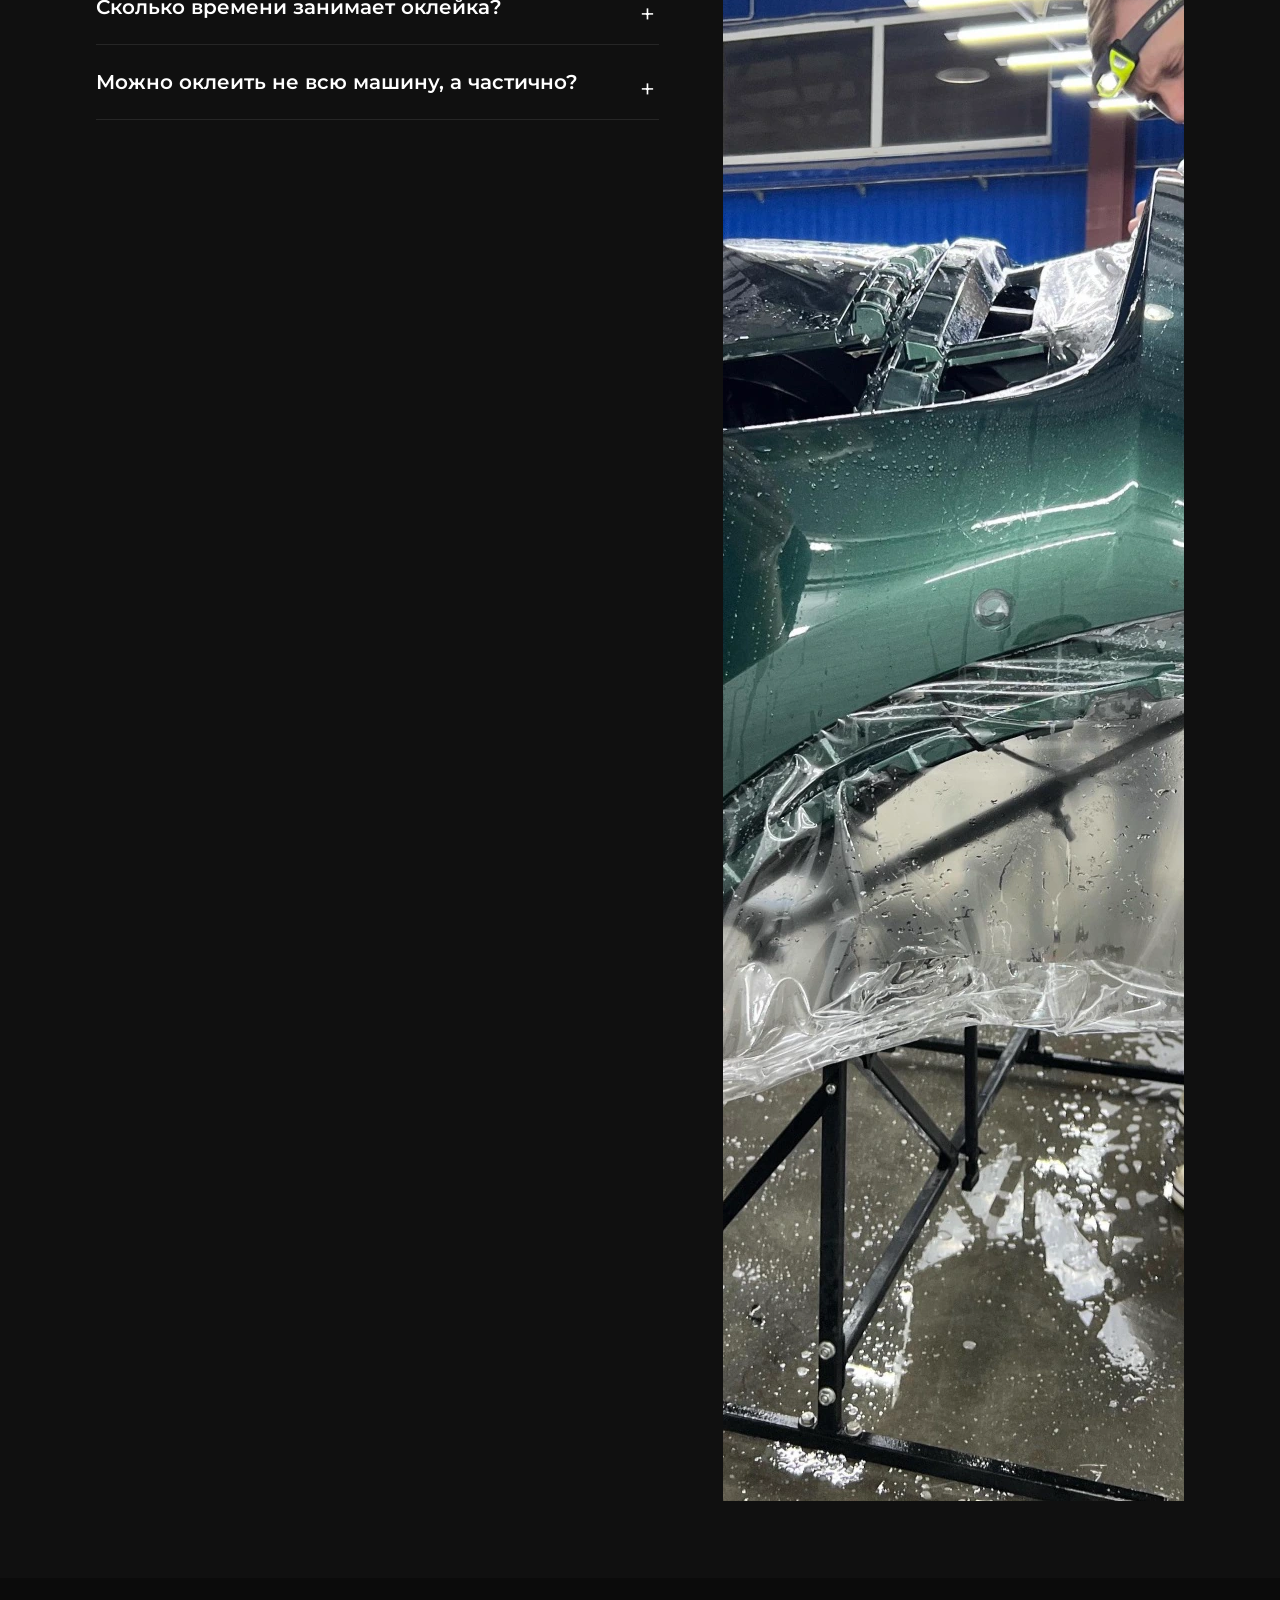
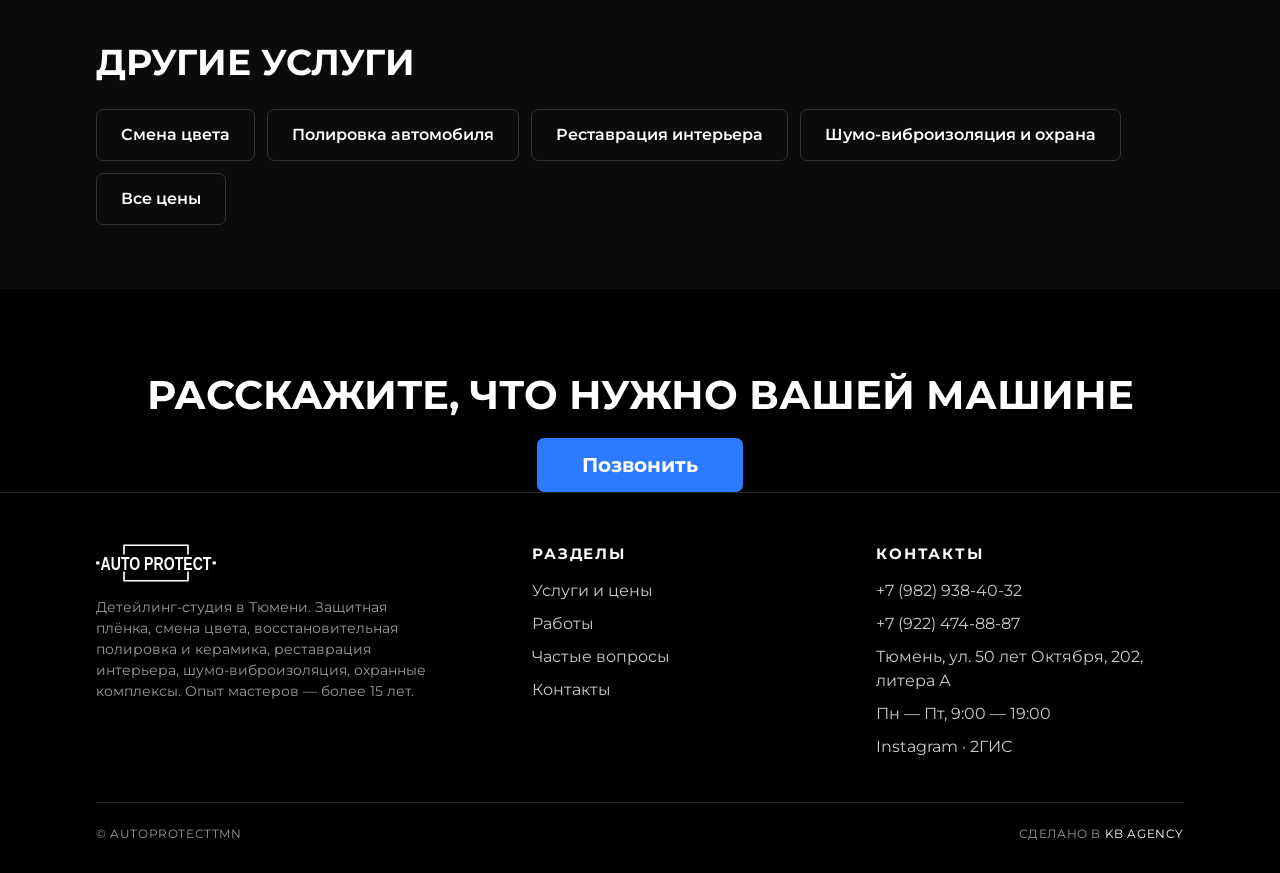
<file: service-films.html>
<!DOCTYPE html>
<html lang="ru">
<head>
<meta charset="UTF-8">
<meta name="viewport" content="width=device-width, initial-scale=1.0">
<title>Защитная плёнка — AUTOPROTECTTMN, Тюмень</title>
<meta name="description" content="Оклейка защитной полиуретановой плёнкой в Тюмени: лицевая часть от 60 000 ₽, кузов от 280 000 ₽.">
<meta name="theme-color" content="#060814">
<meta property="og:type" content="website">
<meta property="og:site_name" content="AUTOPROTECTTMN">
<meta property="og:locale" content="ru_RU">
<meta property="og:title" content="Защитная плёнка — AUTOPROTECTTMN, Тюмень">
<meta property="og:description" content="Оклейка защитной полиуретановой плёнкой в Тюмени: лицевая часть от 60 000 ₽, кузов от 280 000 ₽.">
<meta property="og:image" content="https://autoprotect-olive.vercel.app/assets/og-preview.jpg">
<meta property="og:image:width" content="1200">
<meta property="og:image:height" content="630">
<meta name="twitter:card" content="summary_large_image">
<link rel="icon" type="image/svg+xml" href="assets/logo-mark.svg">
<link rel="preconnect" href="https://fonts.googleapis.com">
<link href="https://fonts.googleapis.com/css2?family=Montserrat:wght@400;500;600;700;800&family=Oswald:wght@500;600;700&display=swap" rel="stylesheet">
<link rel="stylesheet" href="assets/site.css?v=20261026000757">
<link rel="stylesheet" href="assets/dc.css?v=20261026000757">
<link rel="canonical" href="https://autoprotect-olive.vercel.app/service-films.html">
<meta property="og:url" content="https://autoprotect-olive.vercel.app/service-films.html">
<meta name="robots" content="noindex, nofollow">
</head>
<body class="inner">

<header class="site-header">
  <div class="wrap header-in">
    <a href="index.html" class="logo" aria-label="AUTOPROTECTTMN — на главную"><svg viewBox="0 0 644 215" aria-hidden="true" focusable="false"><g fill="currentColor"><rect x="0" y="99" width="18" height="16"/><rect x="626" y="99" width="18" height="16"/></g><g fill="none" stroke="currentColor" stroke-width="9"><path d="M150 62 V12 H494 V62"/><path d="M150 153 V203 H494 V153"/></g><text x="322" y="143" fill="currentColor" text-anchor="middle" font-family="'Bricolage Grotesque','Arial Black',sans-serif" font-weight="800" font-size="100" textLength="596" lengthAdjust="spacingAndGlyphs">AUTO PROTECT</text></svg></a>
    <nav class="nav" aria-label="Основное меню">
      <a href="services.html" class="is-active">Услуги</a>
      <a href="works.html">Работы</a>
      <a href="index.html#faq">Вопросы</a>
      <a href="index.html#contact">Контакты</a>
    </nav>
    <a href="tel:+79829384032" class="header-phone"><small>Пн–Пт 9:00–19:00</small>+7 (982) 938-40-32</a>
    <a href="index.html#contact" class="btn btn--sm">Записаться</a>
    <button class="burger" id="burger" type="button" aria-label="Открыть меню" aria-expanded="false"><span></span><span></span><span></span></button>
  </div>
</header>

<div class="mobile-menu" id="mobileMenu">
  <a href="services.html">Услуги</a>
  <a href="works.html">Работы</a>
  <a href="index.html#faq">Вопросы</a>
  <a href="index.html#contact">Контакты</a>
  <a href="tel:+79829384032" class="btn btn--solid">Позвонить</a>
</div>

<main>
<section class="sv-hero">
  <div class="sv-hero-in">
    <div class="sv-hero-a"><img src="assets/gallery/g084.webp" width="1440" height="1824" alt="Защитная плёнка" decoding="async"><h1>Защитная плёнка</h1></div>
    <div class="sv-hero-b"><img src="assets/gallery/g108.webp" width="1440" height="1824" alt="Защитная плёнка" loading="lazy" decoding="async"></div>
  </div>
</section>

<section class="sv-intro">
  <div class="wrap sv-intro-in">
    <h2>Защита кузова от сколов и гравия</h2>
    <div class="sv-intro-text">
      <p><b>Оклейка защитной полиуретановой плёнкой</b> — защита кузова от сколов, гравия, песка и щёток на мойке.</p>
      <p>Работаем с плёнками Legend PPF, Membrane TPU PREMIUM и VEGA PPF.</p>
      <p>Гарантия студии — 1 год на то, что плёнка не отклеится самопроизвольно, при соблюдении условий эксплуатации.</p>
      <a href="tel:+79829384032" class="dc-btn">Позвонить и узнать цену</a>
    </div>
  </div>
</section>

<section class="sv-list">
  <div class="wrap">
    <h2>Что мы делаем</h2>
    <ul class="sv-checks">
<li><div><b>Оклейка лицевой части глянцевым полиуретаном</b> — Передний бампер без детализации, светотехника, капот, передние крылья, стойки и полоса над лобовым стеклом, накладки зеркал, зона ручек и зона погрузки на заднем бампере.</div><span class="sv-price">от 60 000 ₽<small>2 рабочих дня</small></span></li>
<li><div><b>Оклейка кузова глянцевым полиуретаном</b> — Весь кузов без детализации.</div><span class="sv-price">от 280 000 ₽<small>4–5 дней</small></span></li>
<li><div><b>Оклейка кузова матовым полиуретаном</b> — Весь кузов без детализации, матовая фактура.</div><span class="sv-price">от 280 000 ₽<small>4–5 дней</small></span></li>
<li><div><b>Бронирование лобового стекла</b> — Плёнка принимает удар на себя, снижая риск повреждения стекла.</div><span class="sv-price">от 27 000 ₽<small>по объёму работ</small></span></li>
    </ul>
    <p class="sv-note">Цены указаны «от» — итог зависит от модели авто, состояния кузова и выбранного материала.</p>
    <div class="sv-photos"><img src="assets/gallery/t105.webp" width="640" height="810" alt="Работа студии AUTOPROTECTTMN" loading="lazy" decoding="async"><img src="assets/gallery/t106.webp" width="640" height="810" alt="Работа студии AUTOPROTECTTMN" loading="lazy" decoding="async"><img src="assets/gallery/t107.webp" width="640" height="810" alt="Работа студии AUTOPROTECTTMN" loading="lazy" decoding="async"><img src="assets/gallery/t104.webp" width="640" height="810" alt="Работа студии AUTOPROTECTTMN" loading="lazy" decoding="async"></div>
  </div>
</section>

<section class="sv-steps">
  <div class="wrap">
    <h2>Как проходит работа</h2>
    <ol class="sv-rows">
<li><span>1 этап</span><div><b>Заявка и консультация</b> — Звоните или пишете — уточняем модель авто, состояние кузова и что именно нужно защитить. <em>15 минут</em></div></li>
<li><span>2 этап</span><div><b>Подбор плёнки и расчёт</b> — Приезжаете в студию — смотрим кузов вживую, собираем палитру образцов и считаем точную стоимость. <em>в день визита</em></div></li>
<li><span>3 этап</span><div><b>Подготовка кузова</b> — Мойка, обезжиривание, устранение загрязнений. Плёнка ложится только на идеально чистую поверхность. <em>до 1 дня</em></div></li>
<li><span>4 этап</span><div><b>Оклейка</b> — Раскрой по лекалам, нанесение вручную, подгибы кромок. Никакой спешки — от этого зависит срок службы. <em>1–5 дней</em></div></li>
<li><span>5 этап</span><div><b>Приёмка и гарантия</b> — Осматриваем результат вместе с вами при ярком свете, выдаём гарантию и рассказываем про уход. <em>гарантия 1 год</em></div></li>
    </ol>
    <a href="tel:+79829384032" class="dc-btn dc-btn--sm">Позвонить</a>
    <div class="sv-photos"><img src="assets/gallery/t113.webp" width="640" height="810" alt="Работа студии AUTOPROTECTTMN" loading="lazy" decoding="async"><img src="assets/gallery/t058.webp" width="640" height="810" alt="Работа студии AUTOPROTECTTMN" loading="lazy" decoding="async"><img src="assets/gallery/t123.webp" width="640" height="810" alt="Работа студии AUTOPROTECTTMN" loading="lazy" decoding="async"><img src="assets/gallery/t124.webp" width="640" height="810" alt="Работа студии AUTOPROTECTTMN" loading="lazy" decoding="async"></div>
  </div>
</section>

<section class="sv-split">
  <div class="wrap sv-split-in">
    <div>
      <h2>Частые вопросы</h2>
      <div class="faq">
<details><summary>Сколько держится плёнка?</summary><div class="faq-answer">Гарантию на сам материал даёт производитель плёнки. От студии — гарантия 1 год на то, что плёнка не отклеится самопроизвольно, при соблюдении условий эксплуатации. Условия проговариваем при выдаче автомобиля, там нет ничего неожиданного: аккуратная мойка и разумное обращение с кромками.</div></details>
<details><summary>Можно ли мыть машину на мойке?</summary><div class="faq-answer">Да. Обычная бесконтактная мойка плёнке не вредит. Единственное, о чём просим — не направлять струю высокого давления вплотную к кромкам и стыкам плёнки, и первые несколько дней после оклейки дать материалу окончательно схватиться.</div></details>
<details><summary>Снимается ли плёнка без вреда для лака?</summary><div class="faq-answer">Да. Плёнка принимает удары на себя, поэтому заводской лак под ней остаётся целым. Снимаем плёнку у нас в студии: аккуратно и с прогревом, лак остаётся таким же, как был до оклейки.</div></details>
<details><summary>Сколько времени занимает оклейка?</summary><div class="faq-answer">Лицевая часть — капот, бампер, передние крылья, светотехника, стойки, зеркала и зоны ручек — 2 рабочих дня. Полная оклейка кузова — 4–5 дней. Точный срок называем после осмотра автомобиля, потому что многое решает состояние кузова.</div></details>
<details><summary>Можно оклеить не всю машину, а частично?</summary><div class="faq-answer">Конечно, так делает большинство клиентов. Самый частый вариант — оклейка лицевой части: капот, бампер, передние крылья и светотехника принимают на себя почти весь гравий. Отдельно можно забронировать лобовое стекло.</div></details>
      </div>
    </div>
    <div class="sv-split-photo"><img src="assets/gallery/g084.webp" width="1440" height="1824" alt="Работа студии AUTOPROTECTTMN" loading="lazy" decoding="async"></div>
  </div>
</section>

<section class="sv-more">
  <div class="wrap">
    <h2>Другие услуги</h2>
    <nav class="sv-chips" aria-label="Другие услуги"><a href="service-color.html">Смена цвета</a><a href="service-polish.html">Полировка автомобиля</a><a href="service-interior.html">Реставрация интерьера</a><a href="service-extra.html">Шумо-виброизоляция и охрана</a><a href="services.html">Все цены</a></nav>
  </div>
</section>

<section class="contact-cta-section">
  <div class="wrap">
    <h2>Расскажите, что нужно вашей машине</h2>
    <a href="tel:+79829384032" class="btn btn--solid">Позвонить</a>
  </div>
</section>
</main>

<footer class="site-footer">
  <div class="wrap">
    <div class="footer-in">
      <div class="footer-brand">
        <svg viewBox="0 0 644 215" aria-hidden="true" focusable="false"><g fill="currentColor"><rect x="0" y="99" width="18" height="16"/><rect x="626" y="99" width="18" height="16"/></g><g fill="none" stroke="currentColor" stroke-width="9"><path d="M150 62 V12 H494 V62"/><path d="M150 153 V203 H494 V153"/></g><text x="322" y="143" fill="currentColor" text-anchor="middle" font-family="'Bricolage Grotesque','Arial Black',sans-serif" font-weight="800" font-size="100" textLength="596" lengthAdjust="spacingAndGlyphs">AUTO PROTECT</text></svg>
        <p>Детейлинг-студия в Тюмени. Защитная плёнка, смена цвета, восстановительная полировка и керамика, реставрация интерьера, шумо-виброизоляция, охранные комплексы. Опыт мастеров — более 15 лет.</p>
      </div>
      <div>
        <h4>Разделы</h4>
        <ul>
          <li><a href="services.html">Услуги и цены</a></li>
          <li><a href="works.html">Работы</a></li>
          <li><a href="index.html#faq">Частые вопросы</a></li>
          <li><a href="index.html#contact">Контакты</a></li>
        </ul>
      </div>
      <div>
        <h4>Контакты</h4>
        <ul>
          <li><a href="tel:+79829384032">+7 (982) 938-40-32</a></li>
          <li><a href="tel:+79224748887">+7 (922) 474-88-87</a></li>
          <li>Тюмень, ул. 50 лет Октября, 202, литера А</li>
          <li>Пн — Пт, 9:00 — 19:00</li>
          <li><a href="https://www.instagram.com/autoprotecttmn" target="_blank" rel="noopener">Instagram</a> · <a href="https://2gis.ru/tyumen/geo/1830223003881510/65.624840,57.120010" target="_blank" rel="noopener">2ГИС</a></li>
        </ul>
      </div>
    </div>
    <div class="footer-bottom">
      <span>© AUTOPROTECTTMN</span>
      <span>СДЕЛАНО В <a href="https://www.kbagency.ru/" target="_blank" rel="noopener" class="footer-credit">KB AGENCY</a></span>
    </div>
  </div>
</footer>

<div class="dock">
  <a href="tel:+79829384032" class="btn btn--solid">Позвонить</a>
  <a href="https://2gis.ru/tyumen/geo/1830223003881510/65.624840,57.120010" class="btn" target="_blank" rel="noopener">Маршрут</a>
</div>

<script src="assets/site.js?v=20261026000757"></script>
</body>
</html>
</file>
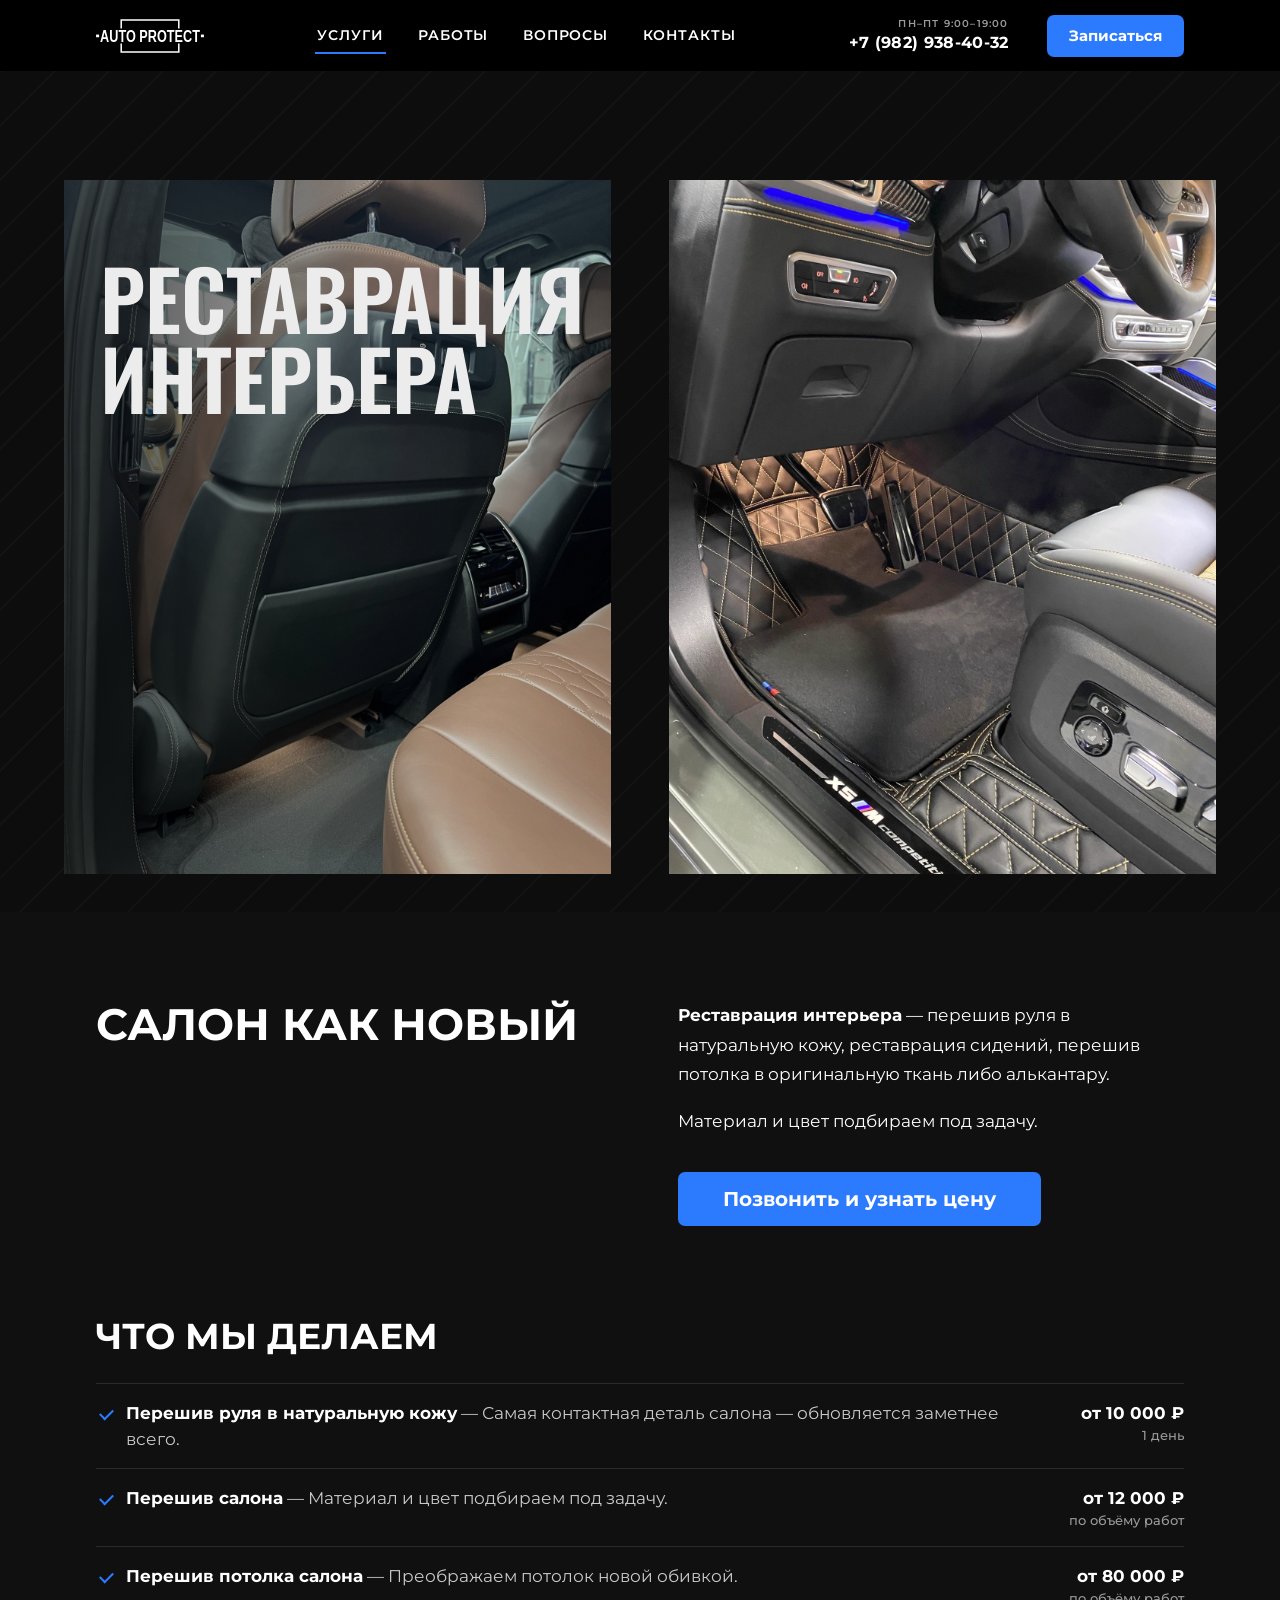
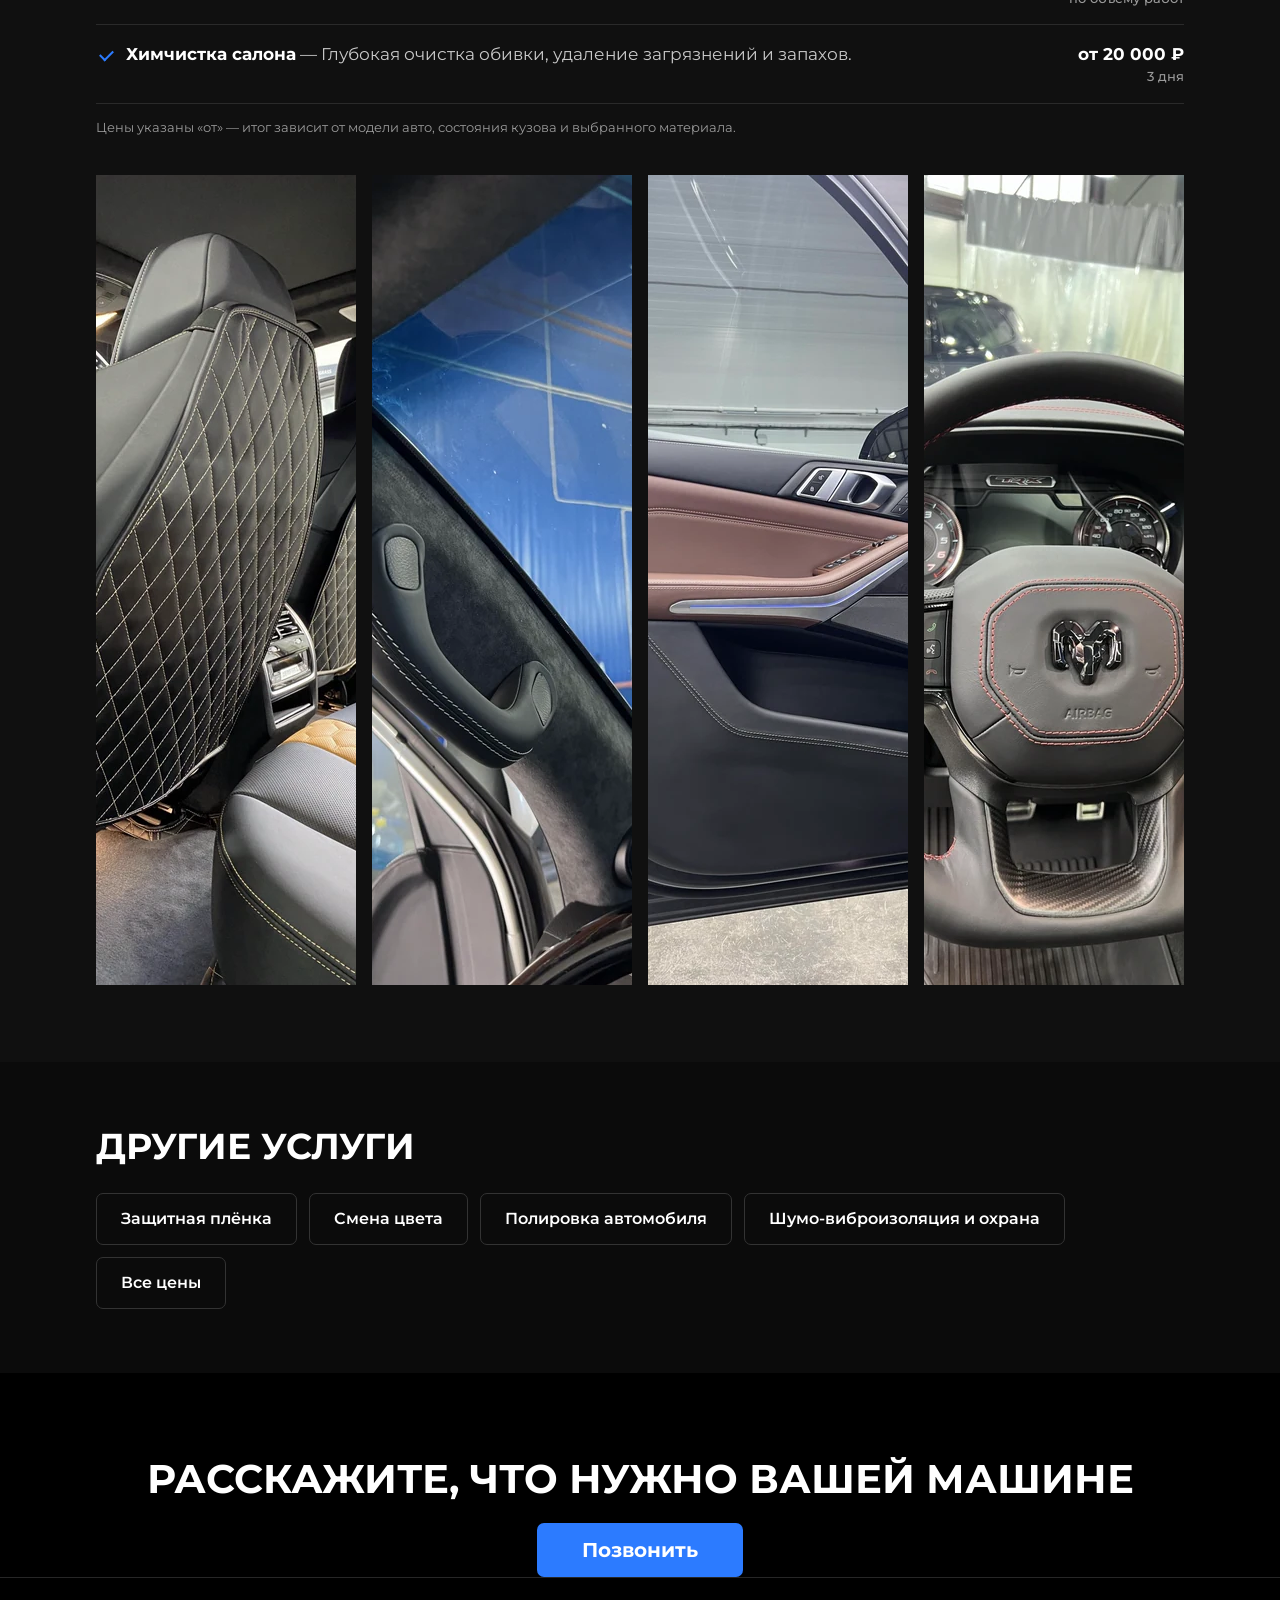
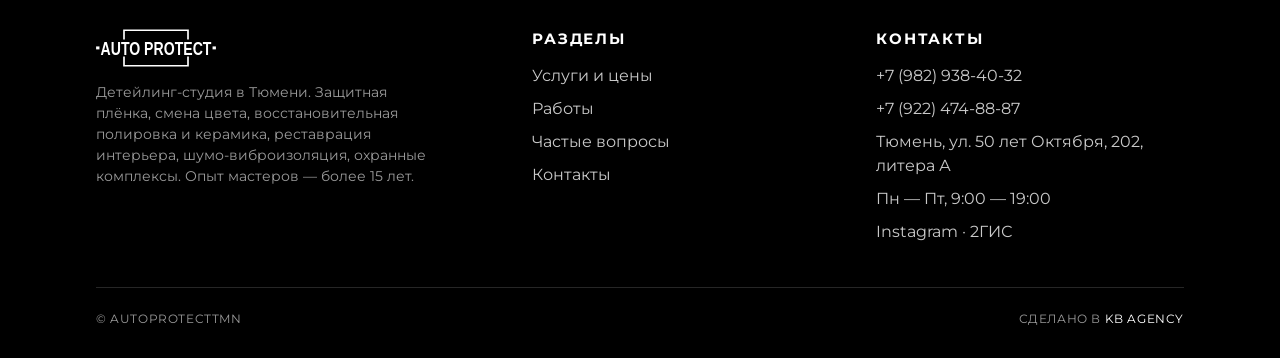
<file: service-interior.html>
<!DOCTYPE html>
<html lang="ru">
<head>
<meta charset="UTF-8">
<meta name="viewport" content="width=device-width, initial-scale=1.0">
<title>Реставрация интерьера — AUTOPROTECTTMN, Тюмень</title>
<meta name="description" content="Реставрация интерьера в Тюмени: перешив руля, салона и потолка, химчистка. Цены от 10 000 ₽.">
<meta name="theme-color" content="#060814">
<meta property="og:type" content="website">
<meta property="og:site_name" content="AUTOPROTECTTMN">
<meta property="og:locale" content="ru_RU">
<meta property="og:title" content="Реставрация интерьера — AUTOPROTECTTMN, Тюмень">
<meta property="og:description" content="Реставрация интерьера в Тюмени: перешив руля, салона и потолка, химчистка. Цены от 10 000 ₽.">
<meta property="og:image" content="https://autoprotect-olive.vercel.app/assets/og-preview.jpg">
<meta property="og:image:width" content="1200">
<meta property="og:image:height" content="630">
<meta name="twitter:card" content="summary_large_image">
<link rel="icon" type="image/svg+xml" href="assets/logo-mark.svg">
<link rel="preconnect" href="https://fonts.googleapis.com">
<link href="https://fonts.googleapis.com/css2?family=Montserrat:wght@400;500;600;700;800&family=Oswald:wght@500;600;700&display=swap" rel="stylesheet">
<link rel="stylesheet" href="assets/site.css?v=20261026000757">
<link rel="stylesheet" href="assets/dc.css?v=20261026000757">
<link rel="canonical" href="https://autoprotect-olive.vercel.app/service-interior.html">
<meta property="og:url" content="https://autoprotect-olive.vercel.app/service-interior.html">
<meta name="robots" content="noindex, nofollow">
</head>
<body class="inner">

<header class="site-header">
  <div class="wrap header-in">
    <a href="index.html" class="logo" aria-label="AUTOPROTECTTMN — на главную"><svg viewBox="0 0 644 215" aria-hidden="true" focusable="false"><g fill="currentColor"><rect x="0" y="99" width="18" height="16"/><rect x="626" y="99" width="18" height="16"/></g><g fill="none" stroke="currentColor" stroke-width="9"><path d="M150 62 V12 H494 V62"/><path d="M150 153 V203 H494 V153"/></g><text x="322" y="143" fill="currentColor" text-anchor="middle" font-family="'Bricolage Grotesque','Arial Black',sans-serif" font-weight="800" font-size="100" textLength="596" lengthAdjust="spacingAndGlyphs">AUTO PROTECT</text></svg></a>
    <nav class="nav" aria-label="Основное меню">
      <a href="services.html" class="is-active">Услуги</a>
      <a href="works.html">Работы</a>
      <a href="index.html#faq">Вопросы</a>
      <a href="index.html#contact">Контакты</a>
    </nav>
    <a href="tel:+79829384032" class="header-phone"><small>Пн–Пт 9:00–19:00</small>+7 (982) 938-40-32</a>
    <a href="index.html#contact" class="btn btn--sm">Записаться</a>
    <button class="burger" id="burger" type="button" aria-label="Открыть меню" aria-expanded="false"><span></span><span></span><span></span></button>
  </div>
</header>

<div class="mobile-menu" id="mobileMenu">
  <a href="services.html">Услуги</a>
  <a href="works.html">Работы</a>
  <a href="index.html#faq">Вопросы</a>
  <a href="index.html#contact">Контакты</a>
  <a href="tel:+79829384032" class="btn btn--solid">Позвонить</a>
</div>

<main>
<section class="sv-hero">
  <div class="sv-hero-in">
    <div class="sv-hero-a"><img src="assets/gallery/g094.webp" width="1440" height="1824" alt="Реставрация интерьера" decoding="async"><h1>Реставрация интерьера</h1></div>
    <div class="sv-hero-b"><img src="assets/gallery/g029.webp" width="1440" height="1824" alt="Реставрация интерьера" loading="lazy" decoding="async"></div>
  </div>
</section>

<section class="sv-intro">
  <div class="wrap sv-intro-in">
    <h2>Салон как новый</h2>
    <div class="sv-intro-text">
      <p><b>Реставрация интерьера</b> — перешив руля в натуральную кожу, реставрация сидений, перешив потолка в оригинальную ткань либо алькантару.</p>
      <p>Материал и цвет подбираем под задачу.</p>
      <a href="tel:+79829384032" class="dc-btn">Позвонить и узнать цену</a>
    </div>
  </div>
</section>

<section class="sv-list">
  <div class="wrap">
    <h2>Что мы делаем</h2>
    <ul class="sv-checks">
<li><div><b>Перешив руля в натуральную кожу</b> — Самая контактная деталь салона — обновляется заметнее всего.</div><span class="sv-price">от 10 000 ₽<small>1 день</small></span></li>
<li><div><b>Перешив салона</b> — Материал и цвет подбираем под задачу.</div><span class="sv-price">от 12 000 ₽<small>по объёму работ</small></span></li>
<li><div><b>Перешив потолка салона</b> — Преображаем потолок новой обивкой.</div><span class="sv-price">от 80 000 ₽<small>по объёму работ</small></span></li>
<li><div><b>Химчистка салона</b> — Глубокая очистка обивки, удаление загрязнений и запахов.</div><span class="sv-price">от 20 000 ₽<small>3 дня</small></span></li>
    </ul>
    <p class="sv-note">Цены указаны «от» — итог зависит от модели авто, состояния кузова и выбранного материала.</p>
    <div class="sv-photos"><img src="assets/gallery/t066.webp" width="640" height="810" alt="Работа студии AUTOPROTECTTMN" loading="lazy" decoding="async"><img src="assets/gallery/t097.webp" width="640" height="810" alt="Работа студии AUTOPROTECTTMN" loading="lazy" decoding="async"><img src="assets/gallery/t098.webp" width="640" height="810" alt="Работа студии AUTOPROTECTTMN" loading="lazy" decoding="async"><img src="assets/gallery/t060.webp" width="640" height="810" alt="Работа студии AUTOPROTECTTMN" loading="lazy" decoding="async"></div>
  </div>
</section>

<section class="sv-more">
  <div class="wrap">
    <h2>Другие услуги</h2>
    <nav class="sv-chips" aria-label="Другие услуги"><a href="service-films.html">Защитная плёнка</a><a href="service-color.html">Смена цвета</a><a href="service-polish.html">Полировка автомобиля</a><a href="service-extra.html">Шумо-виброизоляция и охрана</a><a href="services.html">Все цены</a></nav>
  </div>
</section>

<section class="contact-cta-section">
  <div class="wrap">
    <h2>Расскажите, что нужно вашей машине</h2>
    <a href="tel:+79829384032" class="btn btn--solid">Позвонить</a>
  </div>
</section>
</main>

<footer class="site-footer">
  <div class="wrap">
    <div class="footer-in">
      <div class="footer-brand">
        <svg viewBox="0 0 644 215" aria-hidden="true" focusable="false"><g fill="currentColor"><rect x="0" y="99" width="18" height="16"/><rect x="626" y="99" width="18" height="16"/></g><g fill="none" stroke="currentColor" stroke-width="9"><path d="M150 62 V12 H494 V62"/><path d="M150 153 V203 H494 V153"/></g><text x="322" y="143" fill="currentColor" text-anchor="middle" font-family="'Bricolage Grotesque','Arial Black',sans-serif" font-weight="800" font-size="100" textLength="596" lengthAdjust="spacingAndGlyphs">AUTO PROTECT</text></svg>
        <p>Детейлинг-студия в Тюмени. Защитная плёнка, смена цвета, восстановительная полировка и керамика, реставрация интерьера, шумо-виброизоляция, охранные комплексы. Опыт мастеров — более 15 лет.</p>
      </div>
      <div>
        <h4>Разделы</h4>
        <ul>
          <li><a href="services.html">Услуги и цены</a></li>
          <li><a href="works.html">Работы</a></li>
          <li><a href="index.html#faq">Частые вопросы</a></li>
          <li><a href="index.html#contact">Контакты</a></li>
        </ul>
      </div>
      <div>
        <h4>Контакты</h4>
        <ul>
          <li><a href="tel:+79829384032">+7 (982) 938-40-32</a></li>
          <li><a href="tel:+79224748887">+7 (922) 474-88-87</a></li>
          <li>Тюмень, ул. 50 лет Октября, 202, литера А</li>
          <li>Пн — Пт, 9:00 — 19:00</li>
          <li><a href="https://www.instagram.com/autoprotecttmn" target="_blank" rel="noopener">Instagram</a> · <a href="https://2gis.ru/tyumen/geo/1830223003881510/65.624840,57.120010" target="_blank" rel="noopener">2ГИС</a></li>
        </ul>
      </div>
    </div>
    <div class="footer-bottom">
      <span>© AUTOPROTECTTMN</span>
      <span>СДЕЛАНО В <a href="https://www.kbagency.ru/" target="_blank" rel="noopener" class="footer-credit">KB AGENCY</a></span>
    </div>
  </div>
</footer>

<div class="dock">
  <a href="tel:+79829384032" class="btn btn--solid">Позвонить</a>
  <a href="https://2gis.ru/tyumen/geo/1830223003881510/65.624840,57.120010" class="btn" target="_blank" rel="noopener">Маршрут</a>
</div>

<script src="assets/site.js?v=20261026000757"></script>
</body>
</html>
</file>
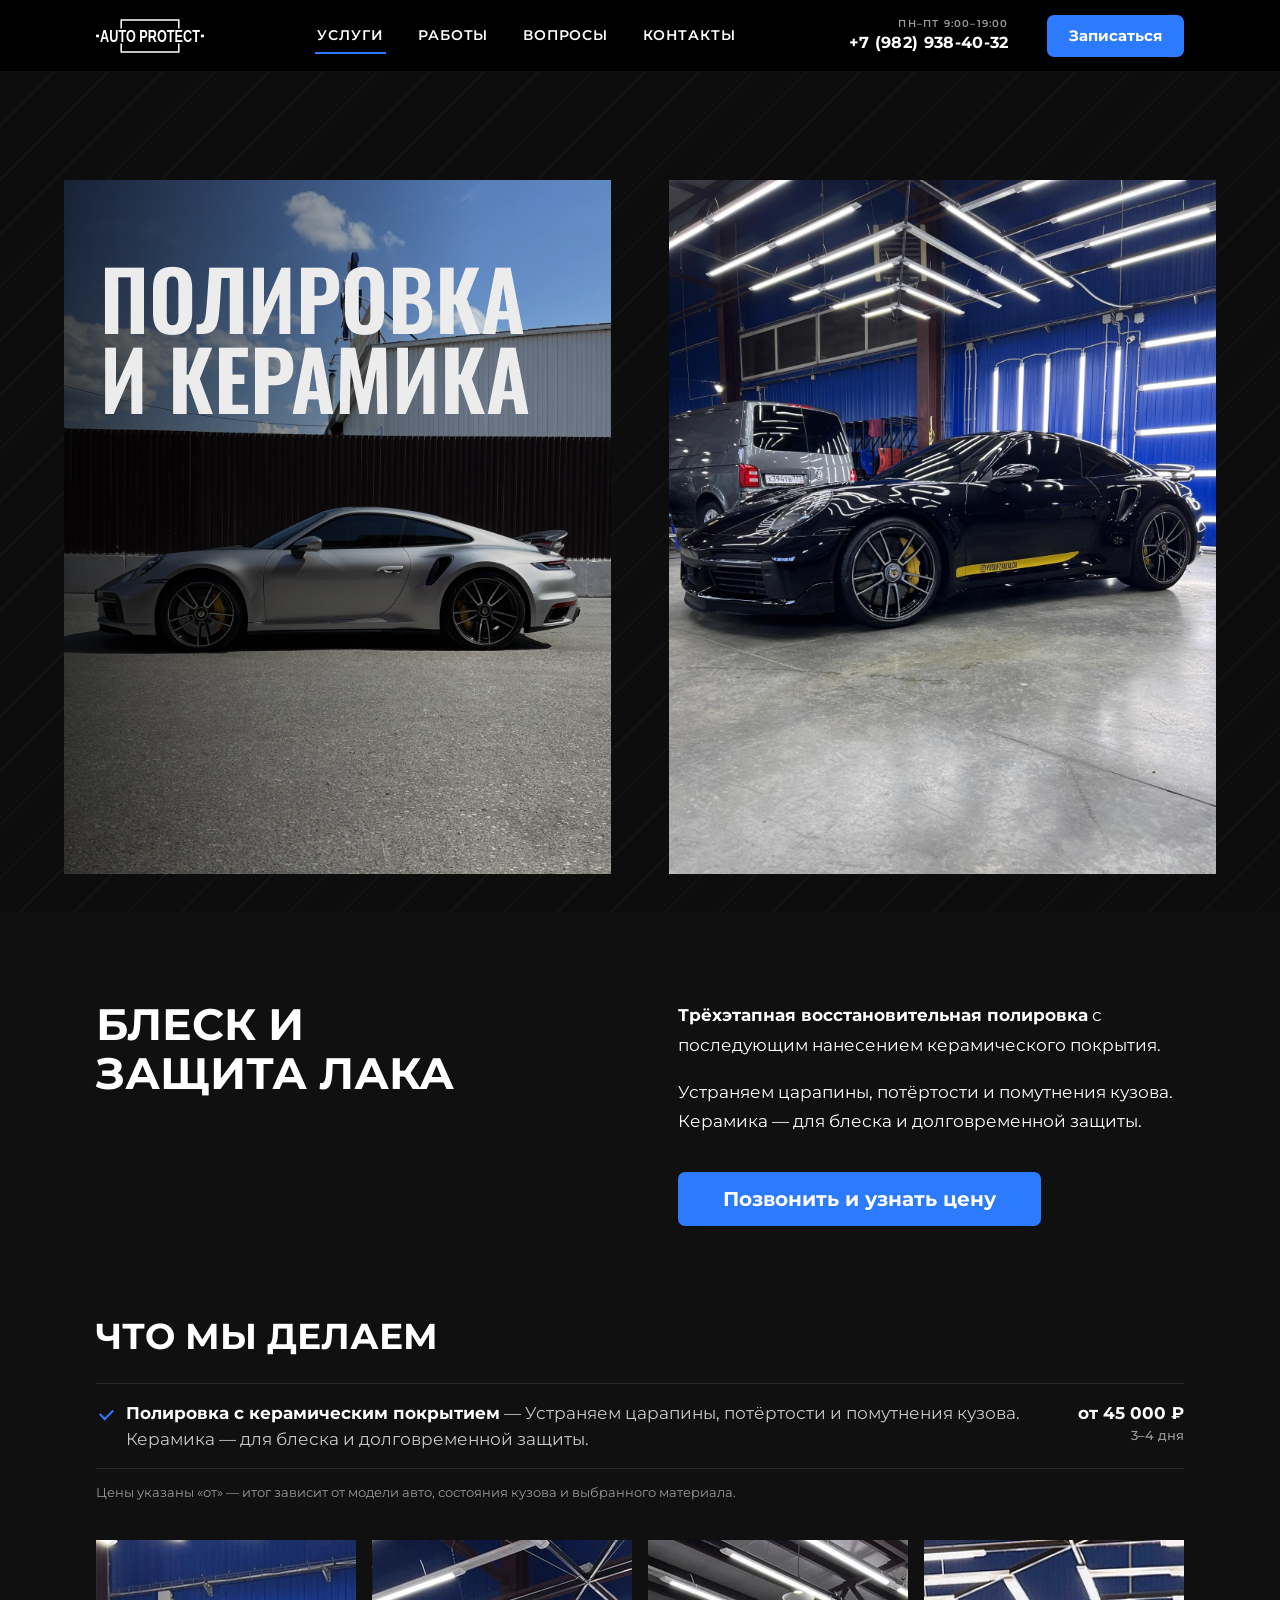
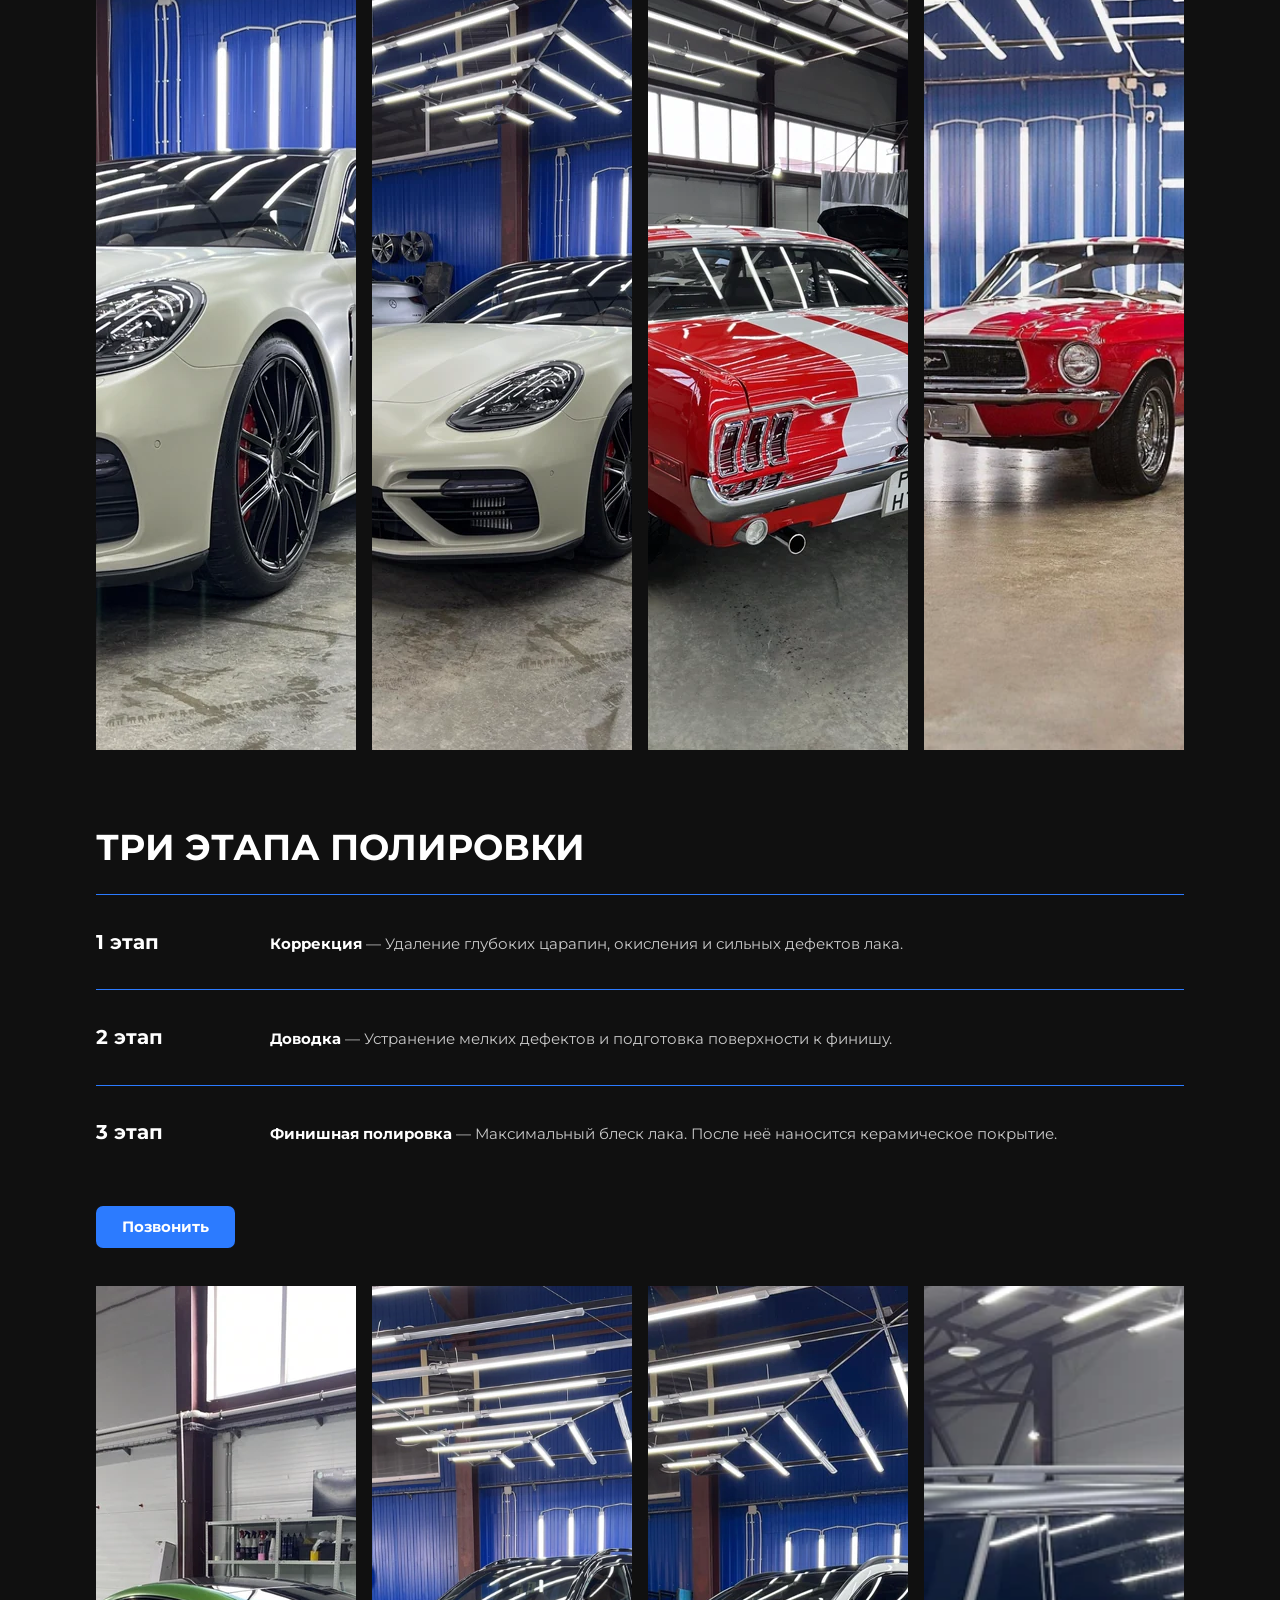
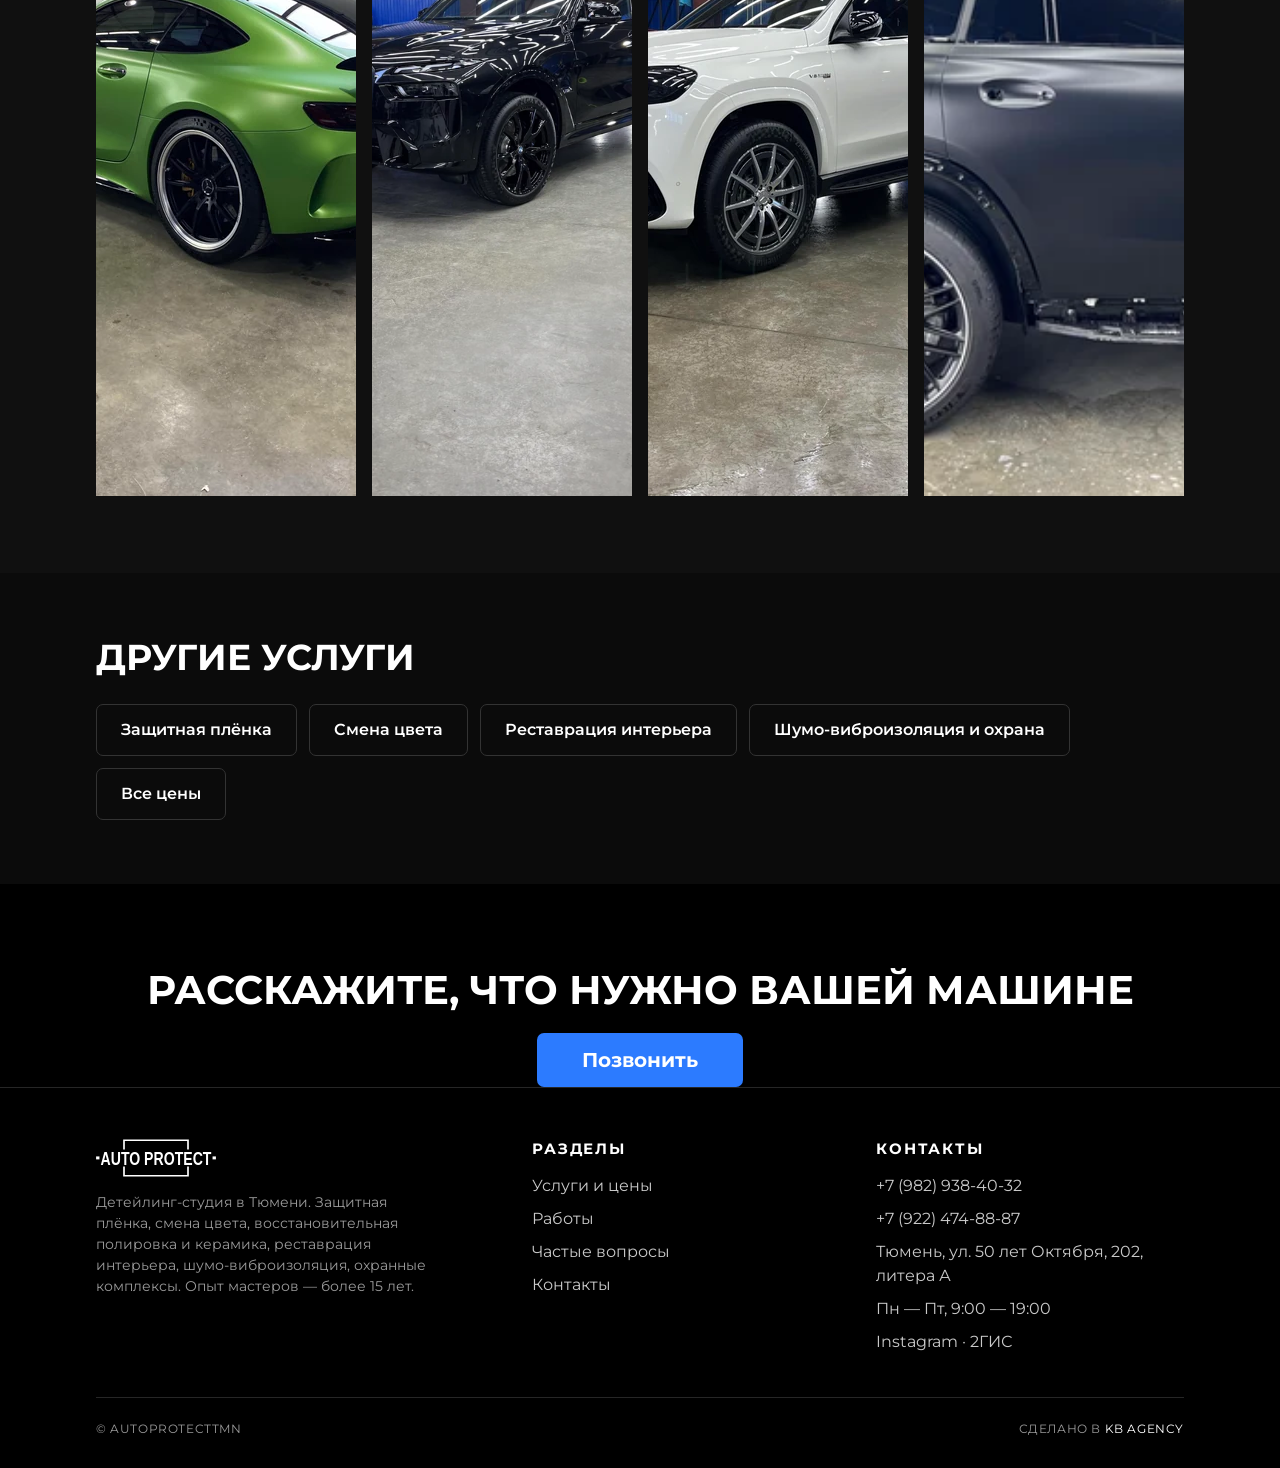
<file: service-polish.html>
<!DOCTYPE html>
<html lang="ru">
<head>
<meta charset="UTF-8">
<meta name="viewport" content="width=device-width, initial-scale=1.0">
<title>Полировка и керамика — AUTOPROTECTTMN, Тюмень</title>
<meta name="description" content="Восстановительная полировка и керамическое покрытие в Тюмени от 45 000 ₽.">
<meta name="theme-color" content="#060814">
<meta property="og:type" content="website">
<meta property="og:site_name" content="AUTOPROTECTTMN">
<meta property="og:locale" content="ru_RU">
<meta property="og:title" content="Полировка и керамика — AUTOPROTECTTMN, Тюмень">
<meta property="og:description" content="Восстановительная полировка и керамическое покрытие в Тюмени от 45 000 ₽.">
<meta property="og:image" content="https://autoprotect-olive.vercel.app/assets/og-preview.jpg">
<meta property="og:image:width" content="1200">
<meta property="og:image:height" content="630">
<meta name="twitter:card" content="summary_large_image">
<link rel="icon" type="image/svg+xml" href="assets/logo-mark.svg">
<link rel="preconnect" href="https://fonts.googleapis.com">
<link href="https://fonts.googleapis.com/css2?family=Montserrat:wght@400;500;600;700;800&family=Oswald:wght@500;600;700&display=swap" rel="stylesheet">
<link rel="stylesheet" href="assets/site.css?v=20261026000757">
<link rel="stylesheet" href="assets/dc.css?v=20261026000757">
<link rel="canonical" href="https://autoprotect-olive.vercel.app/service-polish.html">
<meta property="og:url" content="https://autoprotect-olive.vercel.app/service-polish.html">
<meta name="robots" content="noindex, nofollow">
</head>
<body class="inner">

<header class="site-header">
  <div class="wrap header-in">
    <a href="index.html" class="logo" aria-label="AUTOPROTECTTMN — на главную"><svg viewBox="0 0 644 215" aria-hidden="true" focusable="false"><g fill="currentColor"><rect x="0" y="99" width="18" height="16"/><rect x="626" y="99" width="18" height="16"/></g><g fill="none" stroke="currentColor" stroke-width="9"><path d="M150 62 V12 H494 V62"/><path d="M150 153 V203 H494 V153"/></g><text x="322" y="143" fill="currentColor" text-anchor="middle" font-family="'Bricolage Grotesque','Arial Black',sans-serif" font-weight="800" font-size="100" textLength="596" lengthAdjust="spacingAndGlyphs">AUTO PROTECT</text></svg></a>
    <nav class="nav" aria-label="Основное меню">
      <a href="services.html" class="is-active">Услуги</a>
      <a href="works.html">Работы</a>
      <a href="index.html#faq">Вопросы</a>
      <a href="index.html#contact">Контакты</a>
    </nav>
    <a href="tel:+79829384032" class="header-phone"><small>Пн–Пт 9:00–19:00</small>+7 (982) 938-40-32</a>
    <a href="index.html#contact" class="btn btn--sm">Записаться</a>
    <button class="burger" id="burger" type="button" aria-label="Открыть меню" aria-expanded="false"><span></span><span></span><span></span></button>
  </div>
</header>

<div class="mobile-menu" id="mobileMenu">
  <a href="services.html">Услуги</a>
  <a href="works.html">Работы</a>
  <a href="index.html#faq">Вопросы</a>
  <a href="index.html#contact">Контакты</a>
  <a href="tel:+79829384032" class="btn btn--solid">Позвонить</a>
</div>

<main>
<section class="sv-hero">
  <div class="sv-hero-in">
    <div class="sv-hero-a"><img src="assets/gallery/g022.webp" width="1440" height="1824" alt="Полировка и керамика" decoding="async"><h1>Полировка и керамика</h1></div>
    <div class="sv-hero-b"><img src="assets/gallery/g011.webp" width="1440" height="1824" alt="Полировка и керамика" loading="lazy" decoding="async"></div>
  </div>
</section>

<section class="sv-intro">
  <div class="wrap sv-intro-in">
    <h2>Блеск и защита лака</h2>
    <div class="sv-intro-text">
      <p><b>Трёхэтапная восстановительная полировка</b> с последующим нанесением керамического покрытия.</p>
      <p>Устраняем царапины, потёртости и помутнения кузова. Керамика — для блеска и долговременной защиты.</p>
      <a href="tel:+79829384032" class="dc-btn">Позвонить и узнать цену</a>
    </div>
  </div>
</section>

<section class="sv-list">
  <div class="wrap">
    <h2>Что мы делаем</h2>
    <ul class="sv-checks">
<li><div><b>Полировка с керамическим покрытием</b> — Устраняем царапины, потёртости и помутнения кузова. Керамика — для блеска и долговременной защиты.</div><span class="sv-price">от 45 000 ₽<small>3–4 дня</small></span></li>
    </ul>
    <p class="sv-note">Цены указаны «от» — итог зависит от модели авто, состояния кузова и выбранного материала.</p>
    <div class="sv-photos"><img src="assets/gallery/t024.webp" width="640" height="810" alt="Работа студии AUTOPROTECTTMN" loading="lazy" decoding="async"><img src="assets/gallery/t038.webp" width="640" height="810" alt="Работа студии AUTOPROTECTTMN" loading="lazy" decoding="async"><img src="assets/gallery/t009.webp" width="640" height="810" alt="Работа студии AUTOPROTECTTMN" loading="lazy" decoding="async"><img src="assets/gallery/t021.webp" width="640" height="810" alt="Работа студии AUTOPROTECTTMN" loading="lazy" decoding="async"></div>
  </div>
</section>

<section class="sv-steps">
  <div class="wrap">
    <h2>Три этапа полировки</h2>
    <ol class="sv-rows">
<li><span>1 этап</span><div><b>Коррекция</b> — Удаление глубоких царапин, окисления и сильных дефектов лака.</div></li>
<li><span>2 этап</span><div><b>Доводка</b> — Устранение мелких дефектов и подготовка поверхности к финишу.</div></li>
<li><span>3 этап</span><div><b>Финишная полировка</b> — Максимальный блеск лака. После неё наносится керамическое покрытие.</div></li>
    </ol>
    <a href="tel:+79829384032" class="dc-btn dc-btn--sm">Позвонить</a>
    <div class="sv-photos"><img src="assets/gallery/t010.webp" width="640" height="810" alt="Работа студии AUTOPROTECTTMN" loading="lazy" decoding="async"><img src="assets/gallery/t031.webp" width="640" height="810" alt="Работа студии AUTOPROTECTTMN" loading="lazy" decoding="async"><img src="assets/gallery/t054.webp" width="640" height="810" alt="Работа студии AUTOPROTECTTMN" loading="lazy" decoding="async"><img src="assets/gallery/t091.webp" width="640" height="810" alt="Работа студии AUTOPROTECTTMN" loading="lazy" decoding="async"></div>
  </div>
</section>

<section class="sv-more">
  <div class="wrap">
    <h2>Другие услуги</h2>
    <nav class="sv-chips" aria-label="Другие услуги"><a href="service-films.html">Защитная плёнка</a><a href="service-color.html">Смена цвета</a><a href="service-interior.html">Реставрация интерьера</a><a href="service-extra.html">Шумо-виброизоляция и охрана</a><a href="services.html">Все цены</a></nav>
  </div>
</section>

<section class="contact-cta-section">
  <div class="wrap">
    <h2>Расскажите, что нужно вашей машине</h2>
    <a href="tel:+79829384032" class="btn btn--solid">Позвонить</a>
  </div>
</section>
</main>

<footer class="site-footer">
  <div class="wrap">
    <div class="footer-in">
      <div class="footer-brand">
        <svg viewBox="0 0 644 215" aria-hidden="true" focusable="false"><g fill="currentColor"><rect x="0" y="99" width="18" height="16"/><rect x="626" y="99" width="18" height="16"/></g><g fill="none" stroke="currentColor" stroke-width="9"><path d="M150 62 V12 H494 V62"/><path d="M150 153 V203 H494 V153"/></g><text x="322" y="143" fill="currentColor" text-anchor="middle" font-family="'Bricolage Grotesque','Arial Black',sans-serif" font-weight="800" font-size="100" textLength="596" lengthAdjust="spacingAndGlyphs">AUTO PROTECT</text></svg>
        <p>Детейлинг-студия в Тюмени. Защитная плёнка, смена цвета, восстановительная полировка и керамика, реставрация интерьера, шумо-виброизоляция, охранные комплексы. Опыт мастеров — более 15 лет.</p>
      </div>
      <div>
        <h4>Разделы</h4>
        <ul>
          <li><a href="services.html">Услуги и цены</a></li>
          <li><a href="works.html">Работы</a></li>
          <li><a href="index.html#faq">Частые вопросы</a></li>
          <li><a href="index.html#contact">Контакты</a></li>
        </ul>
      </div>
      <div>
        <h4>Контакты</h4>
        <ul>
          <li><a href="tel:+79829384032">+7 (982) 938-40-32</a></li>
          <li><a href="tel:+79224748887">+7 (922) 474-88-87</a></li>
          <li>Тюмень, ул. 50 лет Октября, 202, литера А</li>
          <li>Пн — Пт, 9:00 — 19:00</li>
          <li><a href="https://www.instagram.com/autoprotecttmn" target="_blank" rel="noopener">Instagram</a> · <a href="https://2gis.ru/tyumen/geo/1830223003881510/65.624840,57.120010" target="_blank" rel="noopener">2ГИС</a></li>
        </ul>
      </div>
    </div>
    <div class="footer-bottom">
      <span>© AUTOPROTECTTMN</span>
      <span>СДЕЛАНО В <a href="https://www.kbagency.ru/" target="_blank" rel="noopener" class="footer-credit">KB AGENCY</a></span>
    </div>
  </div>
</footer>

<div class="dock">
  <a href="tel:+79829384032" class="btn btn--solid">Позвонить</a>
  <a href="https://2gis.ru/tyumen/geo/1830223003881510/65.624840,57.120010" class="btn" target="_blank" rel="noopener">Маршрут</a>
</div>

<script src="assets/site.js?v=20261026000757"></script>
</body>
</html>
</file>
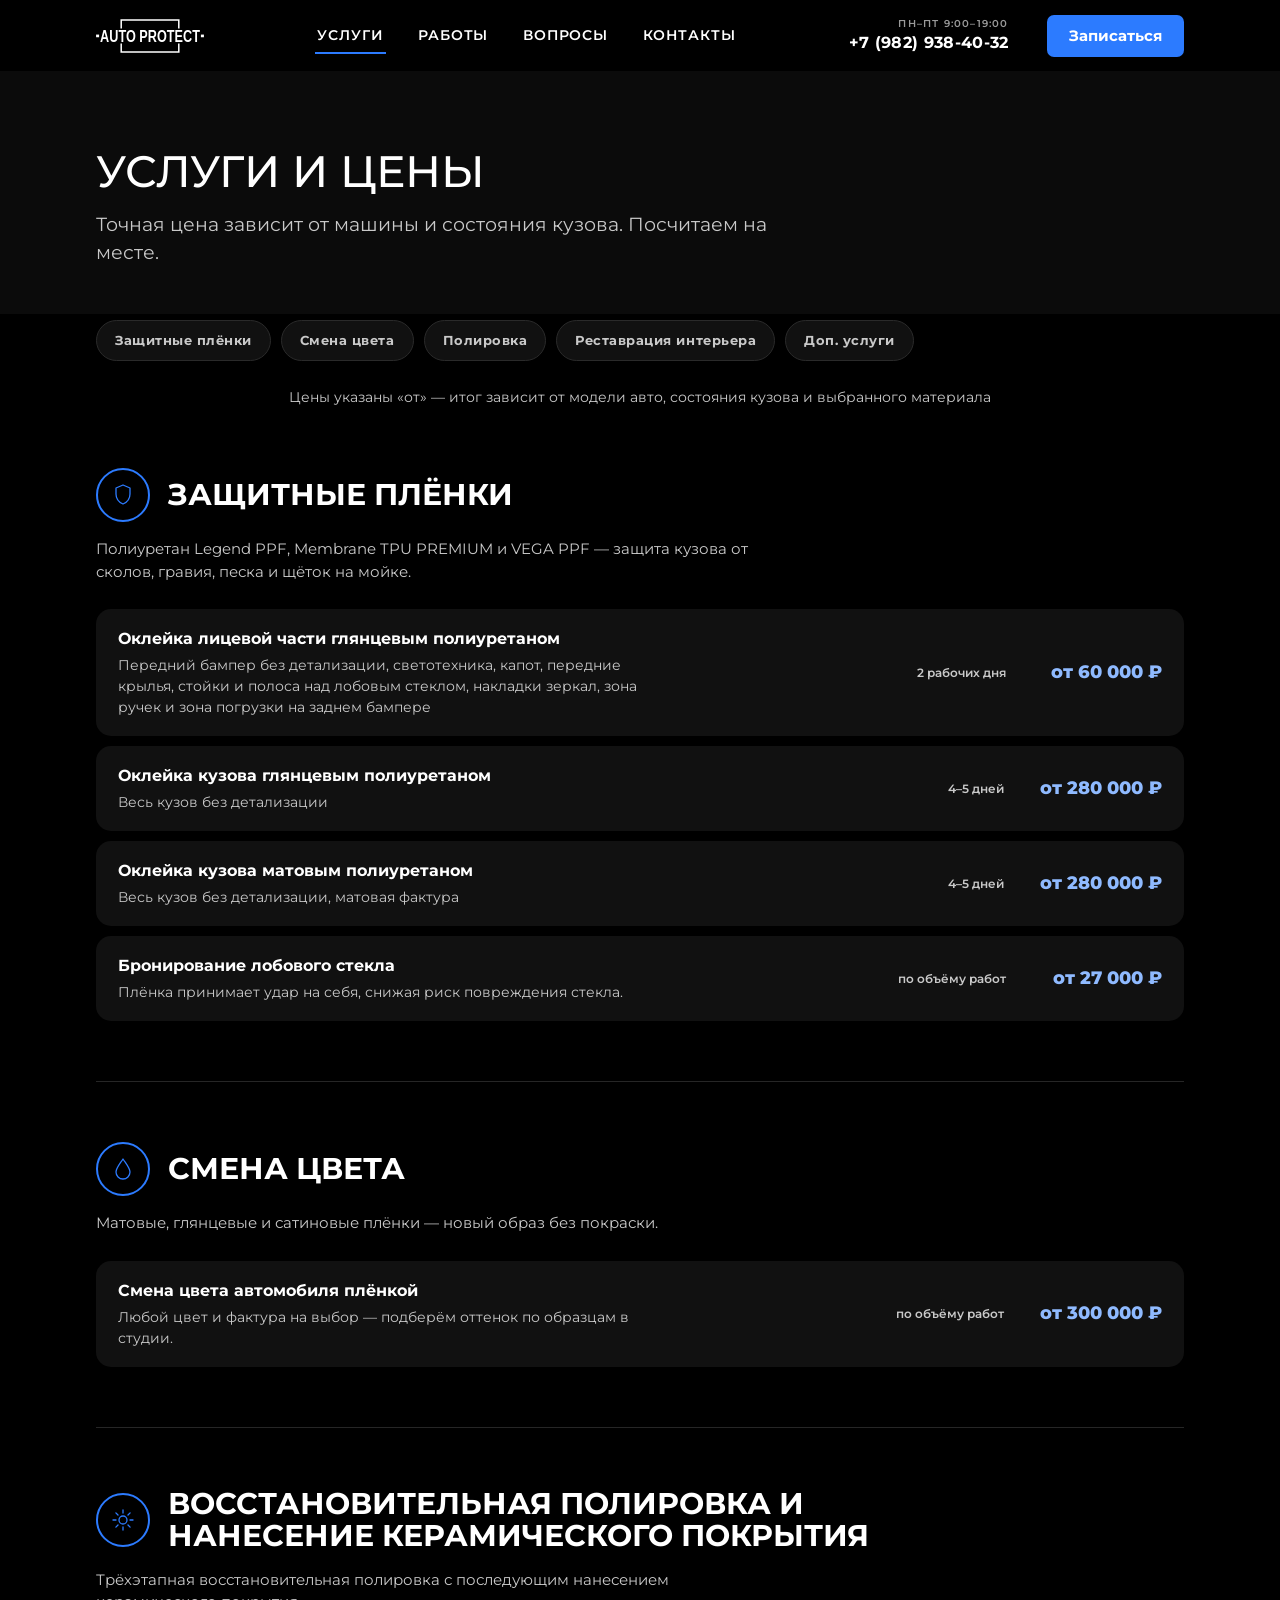
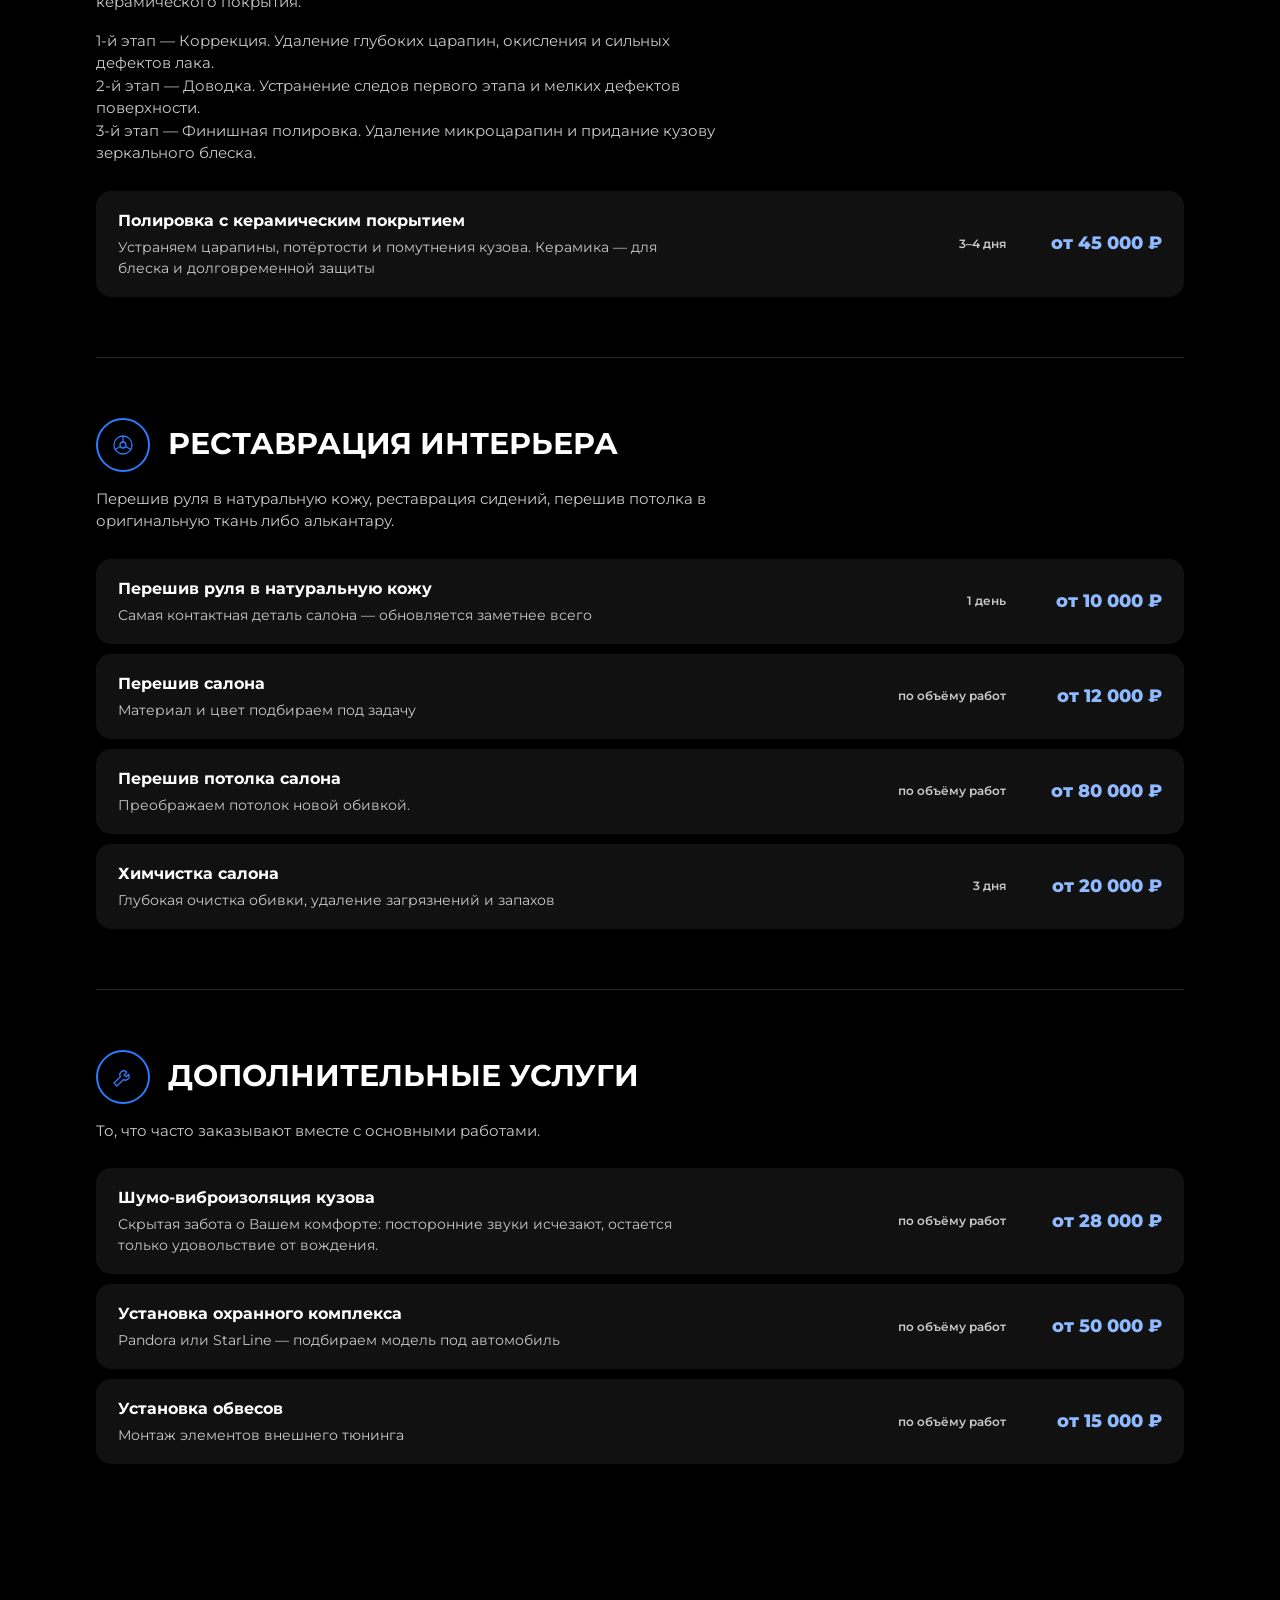
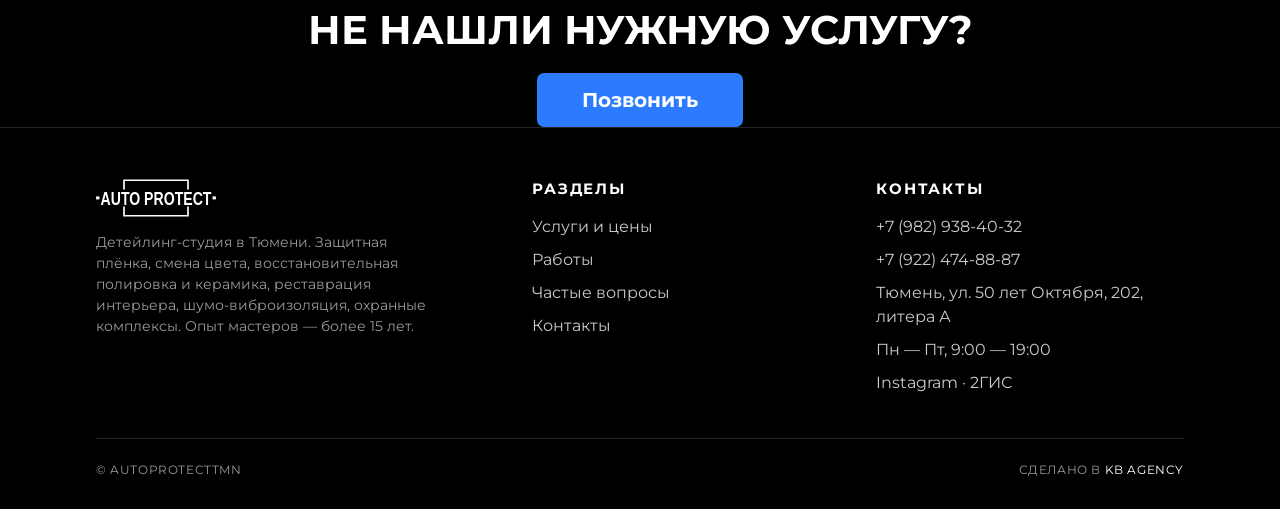
<file: services.html>
<!DOCTYPE html>
<html lang="ru">
<head>
<meta charset="UTF-8">
<meta name="viewport" content="width=device-width, initial-scale=1.0">
<title>Услуги и цены — AUTOPROTECTTMN, Тюмень</title>
<meta name="description" content="Цены AUTOPROTECTTMN в Тюмени: оклейка полиуретаном от 60 000 ₽, смена цвета от 300 000 ₽, восстановительная полировка с керамикой от 45 000 ₽, шумо-виброизоляция, реставрация интерьера и охранные комплексы.">
<meta name="theme-color" content="#060814">
<meta property="og:type" content="website">
<meta property="og:site_name" content="AUTOPROTECTTMN">
<meta property="og:locale" content="ru_RU">
<meta property="og:title" content="Услуги и цены — AUTOPROTECTTMN, Тюмень">
<meta property="og:description" content="Цены AUTOPROTECTTMN в Тюмени: оклейка полиуретаном от 60 000 ₽, смена цвета от 300 000 ₽, восстановительная полировка с керамикой от 45 000 ₽, шумо-виброизоляция, реставрация интерьера и охранные комплексы.">
<meta property="og:image" content="https://autoprotect-olive.vercel.app/assets/og-preview.jpg">
<meta property="og:image:width" content="1200">
<meta property="og:image:height" content="630">
<meta name="twitter:card" content="summary_large_image">
<link rel="icon" type="image/svg+xml" href="assets/logo-mark.svg">
<link rel="preconnect" href="https://fonts.googleapis.com">
<link href="https://fonts.googleapis.com/css2?family=Montserrat:wght@400;500;600;700;800&display=swap" rel="stylesheet">
<link rel="stylesheet" href="assets/site.css?v=20261026000757">
<link rel="stylesheet" href="assets/dc.css?v=20261026000757">
<link rel="canonical" href="https://autoprotect-olive.vercel.app/services.html">
<meta property="og:url" content="https://autoprotect-olive.vercel.app/services.html">
<meta name="robots" content="noindex, nofollow">
</head>
<body>

<header class="site-header">
  <div class="wrap header-in">
    <a href="index.html" class="logo" aria-label="AUTOPROTECTTMN — на главную"><svg viewBox="0 0 644 215" aria-hidden="true" focusable="false"><g fill="currentColor"><rect x="0" y="99" width="18" height="16"/><rect x="626" y="99" width="18" height="16"/></g><g fill="none" stroke="currentColor" stroke-width="9"><path d="M150 62 V12 H494 V62"/><path d="M150 153 V203 H494 V153"/></g><text x="322" y="143" fill="currentColor" text-anchor="middle" font-family="'Bricolage Grotesque','Arial Black',sans-serif" font-weight="800" font-size="100" textLength="596" lengthAdjust="spacingAndGlyphs">AUTO PROTECT</text></svg></a>
    <nav class="nav" aria-label="Основное меню">
      <a href="services.html" class="is-active">Услуги</a>
      <a href="works.html">Работы</a>
      <a href="index.html#faq">Вопросы</a>
      <a href="index.html#contact">Контакты</a>
    </nav>
    <a href="tel:+79829384032" class="header-phone"><small>Пн–Пт 9:00–19:00</small>+7 (982) 938-40-32</a>
    <a href="index.html#contact" class="btn btn--sm">Записаться</a>
    <button class="burger" id="burger" type="button" aria-label="Открыть меню" aria-expanded="false"><span></span><span></span><span></span></button>
  </div>
</header>

<div class="mobile-menu" id="mobileMenu">
  <a href="services.html">Услуги</a>
  <a href="works.html">Работы</a>
  <a href="index.html#faq">Вопросы</a>
  <a href="index.html#contact">Контакты</a>
  <a href="tel:+79829384032" class="btn btn--solid">Позвонить</a>
</div>

<main>
<section class="page-hero">
  <div class="wrap">
    <h1>Услуги и цены</h1>
    <p>Точная цена зависит от машины и состояния кузова. Посчитаем на месте.</p>
  </div>
</section>

<div class="wrap">
  <nav class="pricing-nav" aria-label="Разделы услуг">
    <a href="#films">Защитные плёнки</a>
    <a href="#color">Смена цвета</a>
    <a href="#polish">Полировка</a>
    <a href="#interior">Реставрация интерьера</a>
    <a href="#extra">Доп. услуги</a>
  </nav>
  <p class="placeholder-note">Цены указаны «от» — итог зависит от модели авто, состояния кузова и выбранного материала</p>
</div>

<div class="wrap">
<section class="pricing-section" id="films">
  <div class="cat-header">
    <svg class="cat-icon" viewBox="0 0 24 24" fill="none" stroke="currentColor" stroke-width="1.3" stroke-linecap="round" stroke-linejoin="round" aria-hidden="true"><path d="M12 2l7 3v6c0 5-3.5 8.5-7 10-3.5-1.5-7-5-7-10V5l7-3z"/></svg>
    <div>
      <div class="eyebrow mono">01 — плёнки</div>
      <h2>Защитные плёнки</h2>
    </div>
  </div>
  <div class="cat-desc">Полиуретан Legend PPF, Membrane TPU PREMIUM и VEGA PPF — защита кузова от сколов, гравия, песка и щёток на мойке.</div>
  <div class="price-list">
    <div class="price-row">
      <div>
        <div class="price-name">Оклейка лицевой части глянцевым полиуретаном</div>
        <div class="price-desc">Передний бампер без детализации, светотехника, капот, передние крылья, стойки и полоса над лобовым стеклом, накладки зеркал, зона ручек и зона погрузки на заднем бампере</div>
      </div>
      <div class="price-duration mono">2 рабочих дня</div>
      <div class="price-value">от 60 000 ₽</div>
    </div>
    <div class="price-row">
      <div>
        <div class="price-name">Оклейка кузова глянцевым полиуретаном</div>
        <div class="price-desc">Весь кузов без детализации</div>
      </div>
      <div class="price-duration mono">4–5 дней</div>
      <div class="price-value">от 280 000 ₽</div>
    </div>
    <div class="price-row">
      <div>
        <div class="price-name">Оклейка кузова матовым полиуретаном</div>
        <div class="price-desc">Весь кузов без детализации, матовая фактура</div>
      </div>
      <div class="price-duration mono">4–5 дней</div>
      <div class="price-value">от 280 000 ₽</div>
    </div>
    <div class="price-row">
      <div>
        <div class="price-name">Бронирование лобового стекла</div>
        <div class="price-desc">Плёнка принимает удар на себя, снижая риск повреждения стекла.</div>
      </div>
      <div class="price-duration mono">по объёму работ</div>
      <div class="price-value">от 27 000 ₽</div>
    </div>
  </div>
</section>

<section class="pricing-section" id="color">
  <div class="cat-header">
    <svg class="cat-icon" viewBox="0 0 24 24" fill="none" stroke="currentColor" stroke-width="1.3" stroke-linecap="round" stroke-linejoin="round" aria-hidden="true"><path d="M12 2C8 8 5 11.5 5 15a7 7 0 0 0 14 0c0-3.5-3-7-7-13z"/></svg>
    <div>
      <div class="eyebrow mono">02 — цвет</div>
      <h2>Смена цвета</h2>
    </div>
  </div>
  <div class="cat-desc">Матовые, глянцевые и сатиновые плёнки — новый образ без покраски.</div>
  <div class="price-list">
    <div class="price-row">
      <div>
        <div class="price-name">Смена цвета автомобиля плёнкой</div>
        <div class="price-desc">Любой цвет и фактура на выбор — подберём оттенок по образцам в студии.</div>
      </div>
      <div class="price-duration mono">по объёму работ</div>
      <div class="price-value">от 300 000 ₽</div>
    </div>
  </div>
</section>

<section class="pricing-section" id="polish">
  <div class="cat-header">
    <svg class="cat-icon" viewBox="0 0 24 24" fill="none" stroke="currentColor" stroke-width="1.3" stroke-linecap="round" stroke-linejoin="round" aria-hidden="true"><circle cx="12" cy="12" r="4"/><path d="M12 2v3M12 19v3M2 12h3M19 12h3M4.9 4.9l2.1 2.1M17 17l2.1 2.1M4.9 19.1L7 17M17 7l2.1-2.1"/></svg>
    <div>
      <div class="eyebrow mono">03 — полировка</div>
      <h2>Восстановительная полировка и нанесение керамического покрытия</h2>
    </div>
  </div>
  <div class="cat-desc" style="max-width:620px;margin-bottom:16px">Трёхэтапная восстановительная полировка с последующим нанесением керамического покрытия.</div>
  <div class="cat-desc" style="max-width:620px">1-й этап — Коррекция. Удаление глубоких царапин, окисления и сильных дефектов лака.<br>2-й этап — Доводка. Устранение следов первого этапа и мелких дефектов поверхности.<br>3-й этап — Финишная полировка. Удаление микроцарапин и придание кузову зеркального блеска.</div>
  <div class="price-list">
    <div class="price-row">
      <div>
        <div class="price-name">Полировка с керамическим покрытием</div>
        <div class="price-desc">Устраняем царапины, потёртости и помутнения кузова. Керамика — для блеска и долговременной защиты</div>
      </div>
      <div class="price-duration mono">3–4 дня</div>
      <div class="price-value">от 45 000 ₽</div>
    </div>
  </div>
</section>

<section class="pricing-section" id="interior">
  <div class="cat-header">
    <svg class="cat-icon" viewBox="0 0 24 24" fill="none" stroke="currentColor" stroke-width="1.3" stroke-linecap="round" stroke-linejoin="round" aria-hidden="true"><circle cx="12" cy="12" r="9"/><circle cx="12" cy="12" r="3"/><path d="M12 3v6M4.2 16.5l5.2-3M19.8 16.5l-5.2-3"/></svg>
    <div>
      <div class="eyebrow mono">04 — реставрация интерьера</div>
      <h2>Реставрация интерьера</h2>
    </div>
  </div>
  <div class="cat-desc">Перешив руля в натуральную кожу, реставрация сидений, перешив потолка в оригинальную ткань либо алькантару.</div>
  <div class="price-list">
    <div class="price-row">
      <div>
        <div class="price-name">Перешив руля в натуральную кожу</div>
        <div class="price-desc">Самая контактная деталь салона — обновляется заметнее всего</div>
      </div>
      <div class="price-duration mono">1 день</div>
      <div class="price-value">от 10 000 ₽</div>
    </div>
    <div class="price-row">
      <div>
        <div class="price-name">Перешив салона</div>
        <div class="price-desc">Материал и цвет подбираем под задачу</div>
      </div>
      <div class="price-duration mono">по объёму работ</div>
      <div class="price-value">от 12 000 ₽</div>
    </div>
    <div class="price-row">
      <div>
        <div class="price-name">Перешив потолка салона</div>
        <div class="price-desc">Преображаем потолок новой обивкой.</div>
      </div>
      <div class="price-duration mono">по объёму работ</div>
      <div class="price-value">от 80 000 ₽</div>
    </div>
    <div class="price-row">
      <div>
        <div class="price-name">Химчистка салона</div>
        <div class="price-desc">Глубокая очистка обивки, удаление загрязнений и запахов</div>
      </div>
      <div class="price-duration mono">3 дня</div>
      <div class="price-value">от 20 000 ₽</div>
    </div>
  </div>
</section>

<section class="pricing-section" id="extra" style="border-bottom:none;">
  <div class="cat-header">
    <svg class="cat-icon" viewBox="0 0 24 24" fill="none" stroke="currentColor" stroke-width="1.3" stroke-linecap="round" stroke-linejoin="round" aria-hidden="true"><path d="M14.7 6.3a4 4 0 0 0-5.4 5.4L3 18l3 3 6.3-6.3a4 4 0 0 0 5.4-5.4l-2.5 2.5-2-2 2.5-2.5z"/></svg>
    <div>
      <div class="eyebrow mono">05 — доп. услуги</div>
      <h2>Дополнительные услуги</h2>
    </div>
  </div>
  <div class="cat-desc">То, что часто заказывают вместе с основными работами.</div>
  <div class="price-list">
    <div class="price-row">
      <div>
        <div class="price-name">Шумо-виброизоляция кузова</div>
        <div class="price-desc">Скрытая забота о Вашем комфорте: посторонние звуки исчезают, остается только удовольствие от вождения.</div>
      </div>
      <div class="price-duration mono">по объёму работ</div>
      <div class="price-value">от 28 000 ₽</div>
    </div>
    <div class="price-row">
      <div>
        <div class="price-name">Установка охранного комплекса</div>
        <div class="price-desc">Pandora или StarLine — подбираем модель под автомобиль</div>
      </div>
      <div class="price-duration mono">по объёму работ</div>
      <div class="price-value">от 50 000 ₽</div>
    </div>
    <div class="price-row">
      <div>
        <div class="price-name">Установка обвесов</div>
        <div class="price-desc">Монтаж элементов внешнего тюнинга</div>
      </div>
      <div class="price-duration mono">по объёму работ</div>
      <div class="price-value">от 15 000 ₽</div>
    </div>
  </div>
</section>
</div>

<section class="contact-cta-section">
  <div class="wrap">
    <h2>Не нашли нужную услугу?</h2>
    <a href="tel:+79829384032" class="btn btn--solid">Позвонить</a>
  </div>
</section>
</main>

<footer class="site-footer">
  <div class="wrap">
    <div class="footer-in">
      <div class="footer-brand">
        <svg viewBox="0 0 644 215" aria-hidden="true" focusable="false"><g fill="currentColor"><rect x="0" y="99" width="18" height="16"/><rect x="626" y="99" width="18" height="16"/></g><g fill="none" stroke="currentColor" stroke-width="9"><path d="M150 62 V12 H494 V62"/><path d="M150 153 V203 H494 V153"/></g><text x="322" y="143" fill="currentColor" text-anchor="middle" font-family="'Bricolage Grotesque','Arial Black',sans-serif" font-weight="800" font-size="100" textLength="596" lengthAdjust="spacingAndGlyphs">AUTO PROTECT</text></svg>
        <p>Детейлинг-студия в Тюмени. Защитная плёнка, смена цвета, восстановительная полировка и керамика, реставрация интерьера, шумо-виброизоляция, охранные комплексы. Опыт мастеров — более 15 лет.</p>
      </div>
      <div>
        <h4>Разделы</h4>
        <ul>
          <li><a href="services.html">Услуги и цены</a></li>
          <li><a href="works.html">Работы</a></li>
          <li><a href="index.html#faq">Частые вопросы</a></li>
          <li><a href="index.html#contact">Контакты</a></li>
        </ul>
      </div>
      <div>
        <h4>Контакты</h4>
        <ul>
          <li><a href="tel:+79829384032">+7 (982) 938-40-32</a></li>
          <li><a href="tel:+79224748887">+7 (922) 474-88-87</a></li>
          <li>Тюмень, ул. 50 лет Октября, 202, литера А</li>
          <li>Пн — Пт, 9:00 — 19:00</li>
          <li><a href="https://www.instagram.com/autoprotecttmn" target="_blank" rel="noopener">Instagram</a> · <a href="https://2gis.ru/tyumen/geo/1830223003881510/65.624840,57.120010" target="_blank" rel="noopener">2ГИС</a></li>
        </ul>
      </div>
    </div>
    <div class="footer-bottom">
      <span>© AUTOPROTECTTMN</span>
      <span>СДЕЛАНО В <a href="https://www.kbagency.ru/" target="_blank" rel="noopener" class="footer-credit">KB AGENCY</a></span>
    </div>
  </div>
</footer>

<div class="dock">
  <a href="tel:+79829384032" class="btn btn--solid">Позвонить</a>
  <a href="https://2gis.ru/tyumen/geo/1830223003881510/65.624840,57.120010" class="btn" target="_blank" rel="noopener">Маршрут</a>
</div>

<script src="assets/site.js?v=20261026000757"></script>
</body>
</html>
</file>
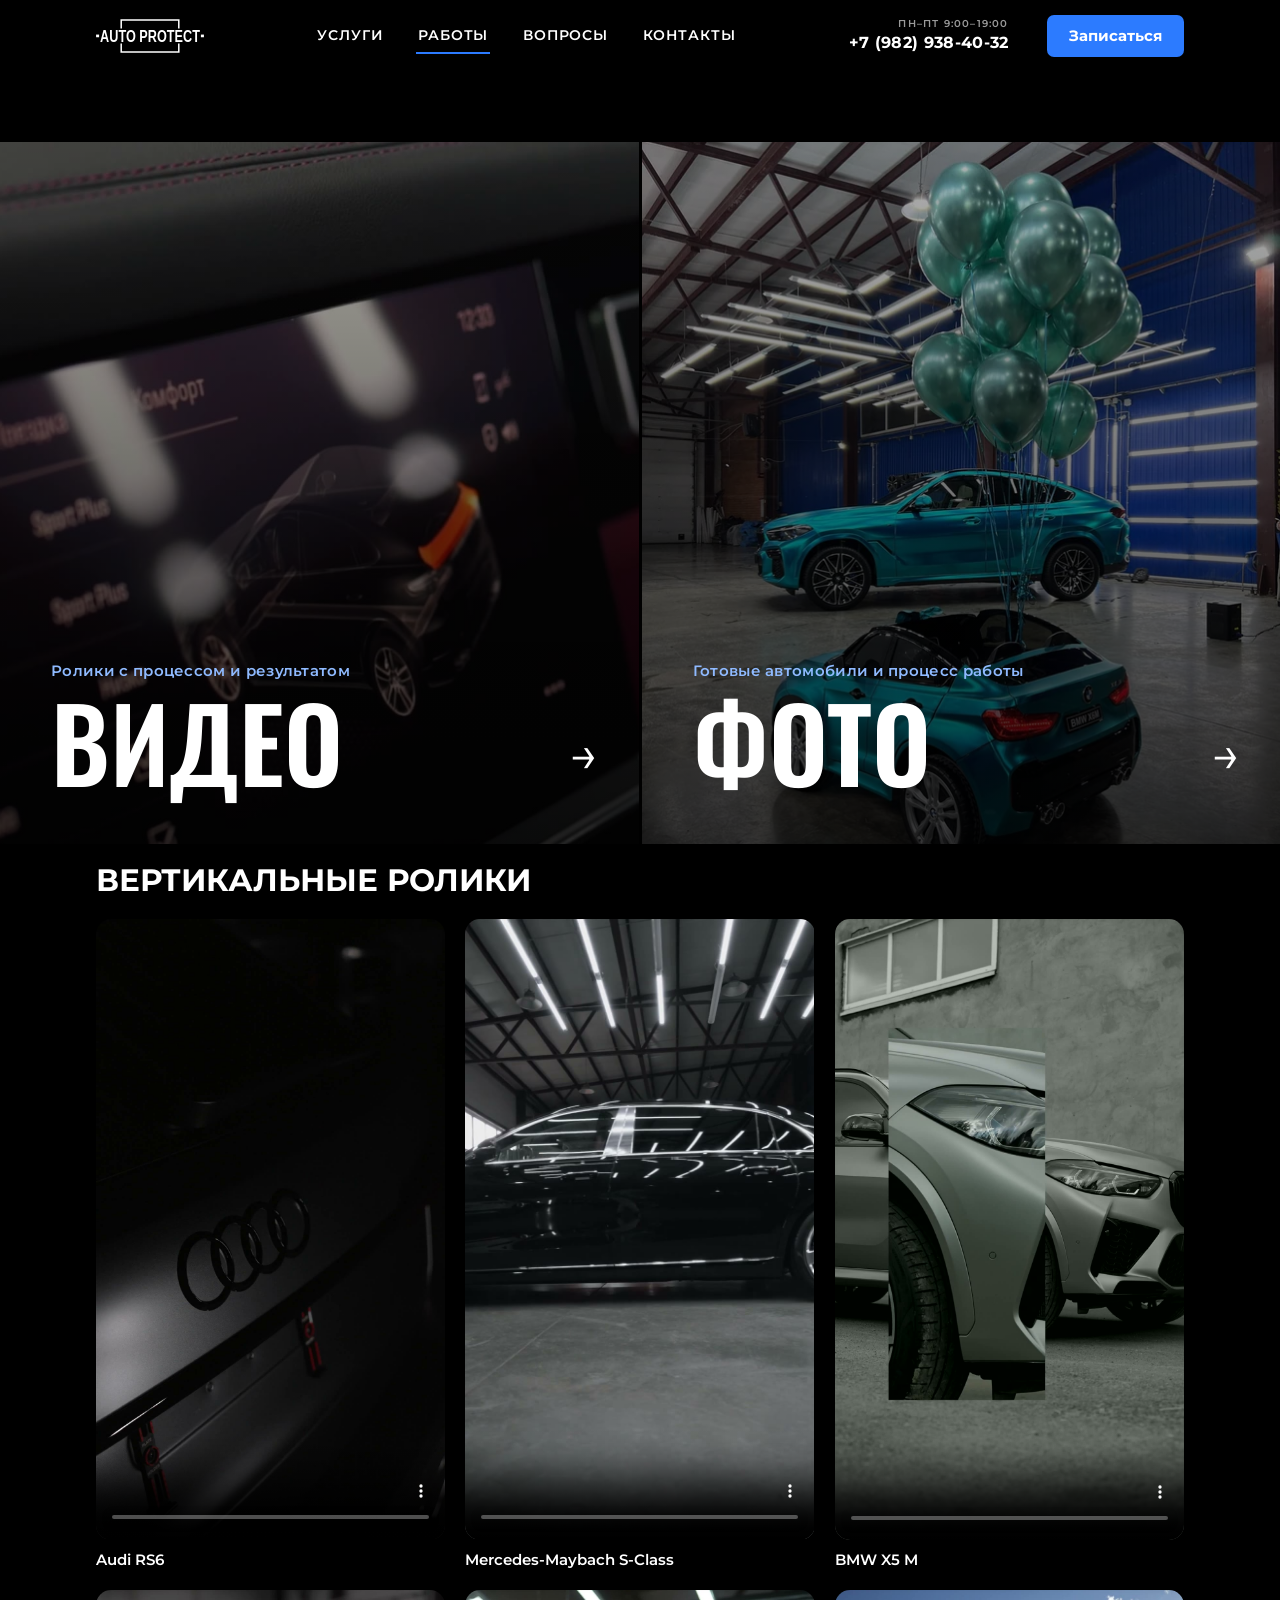
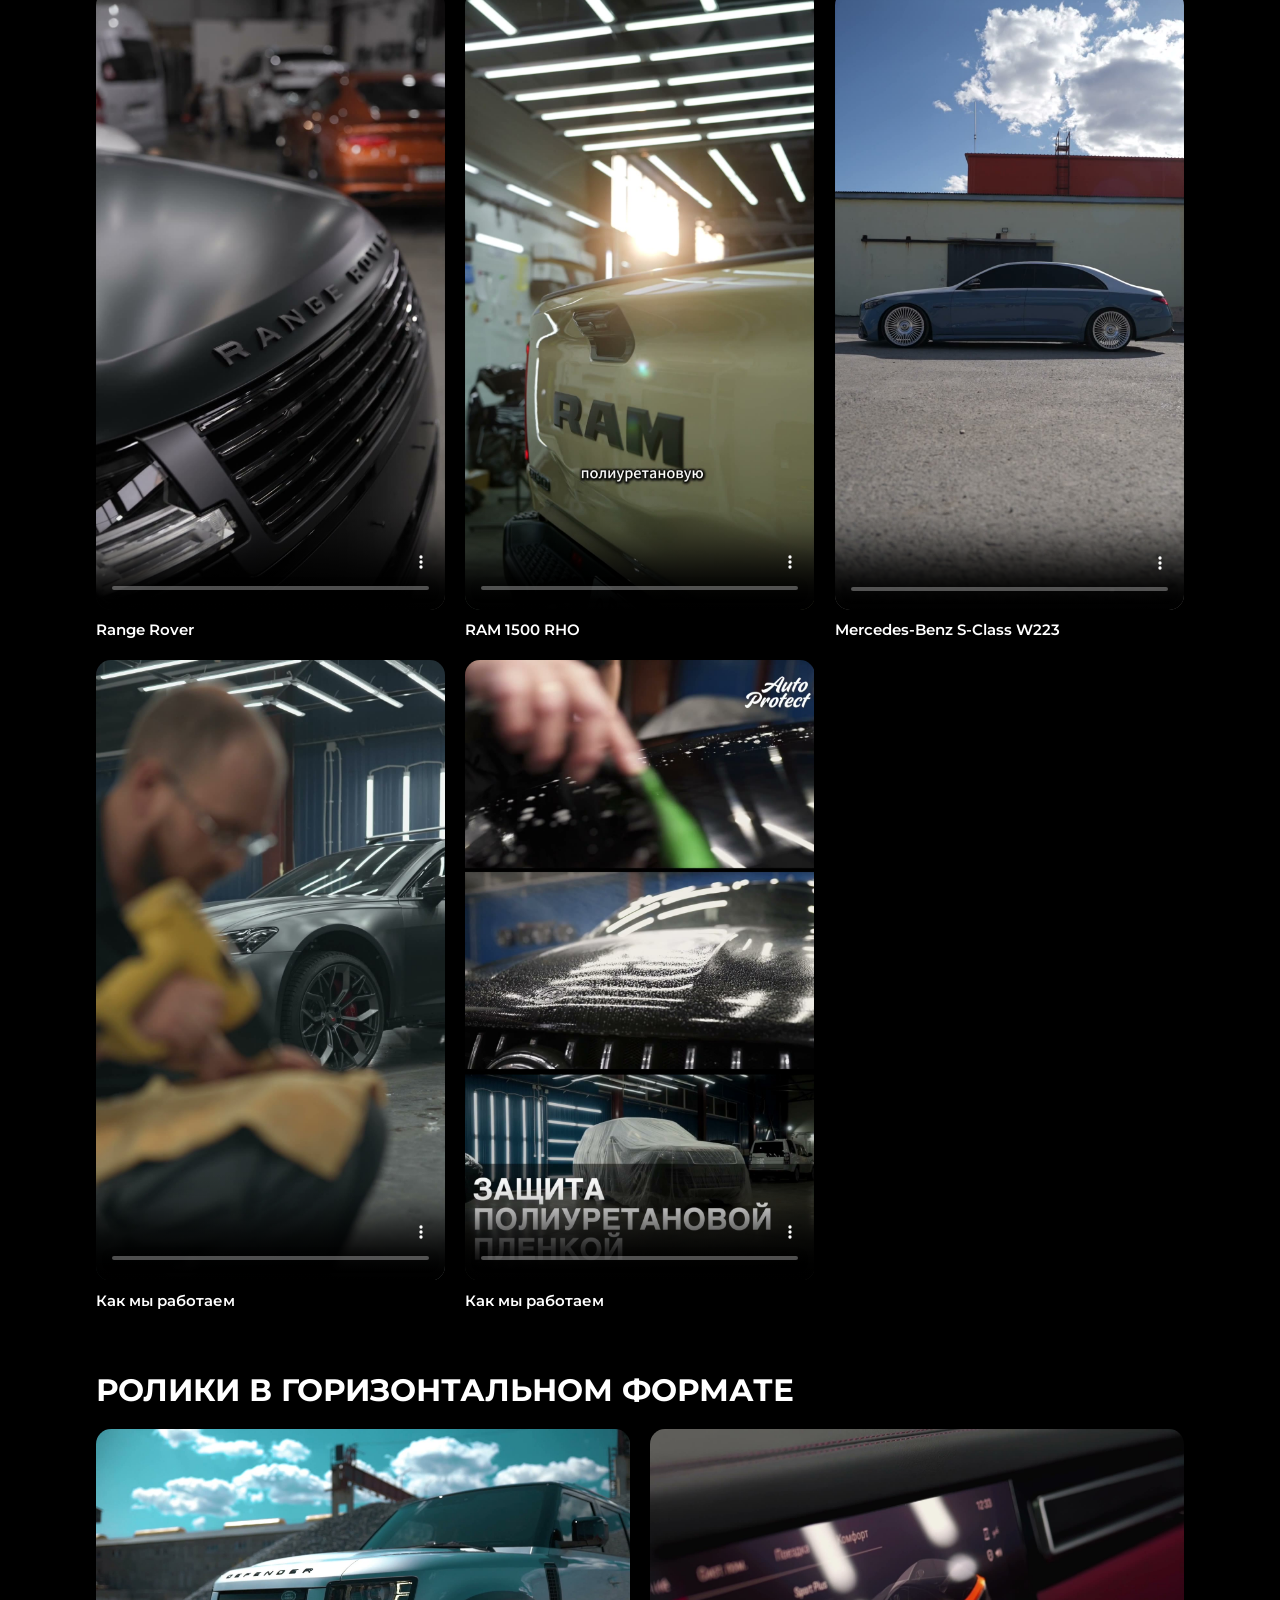
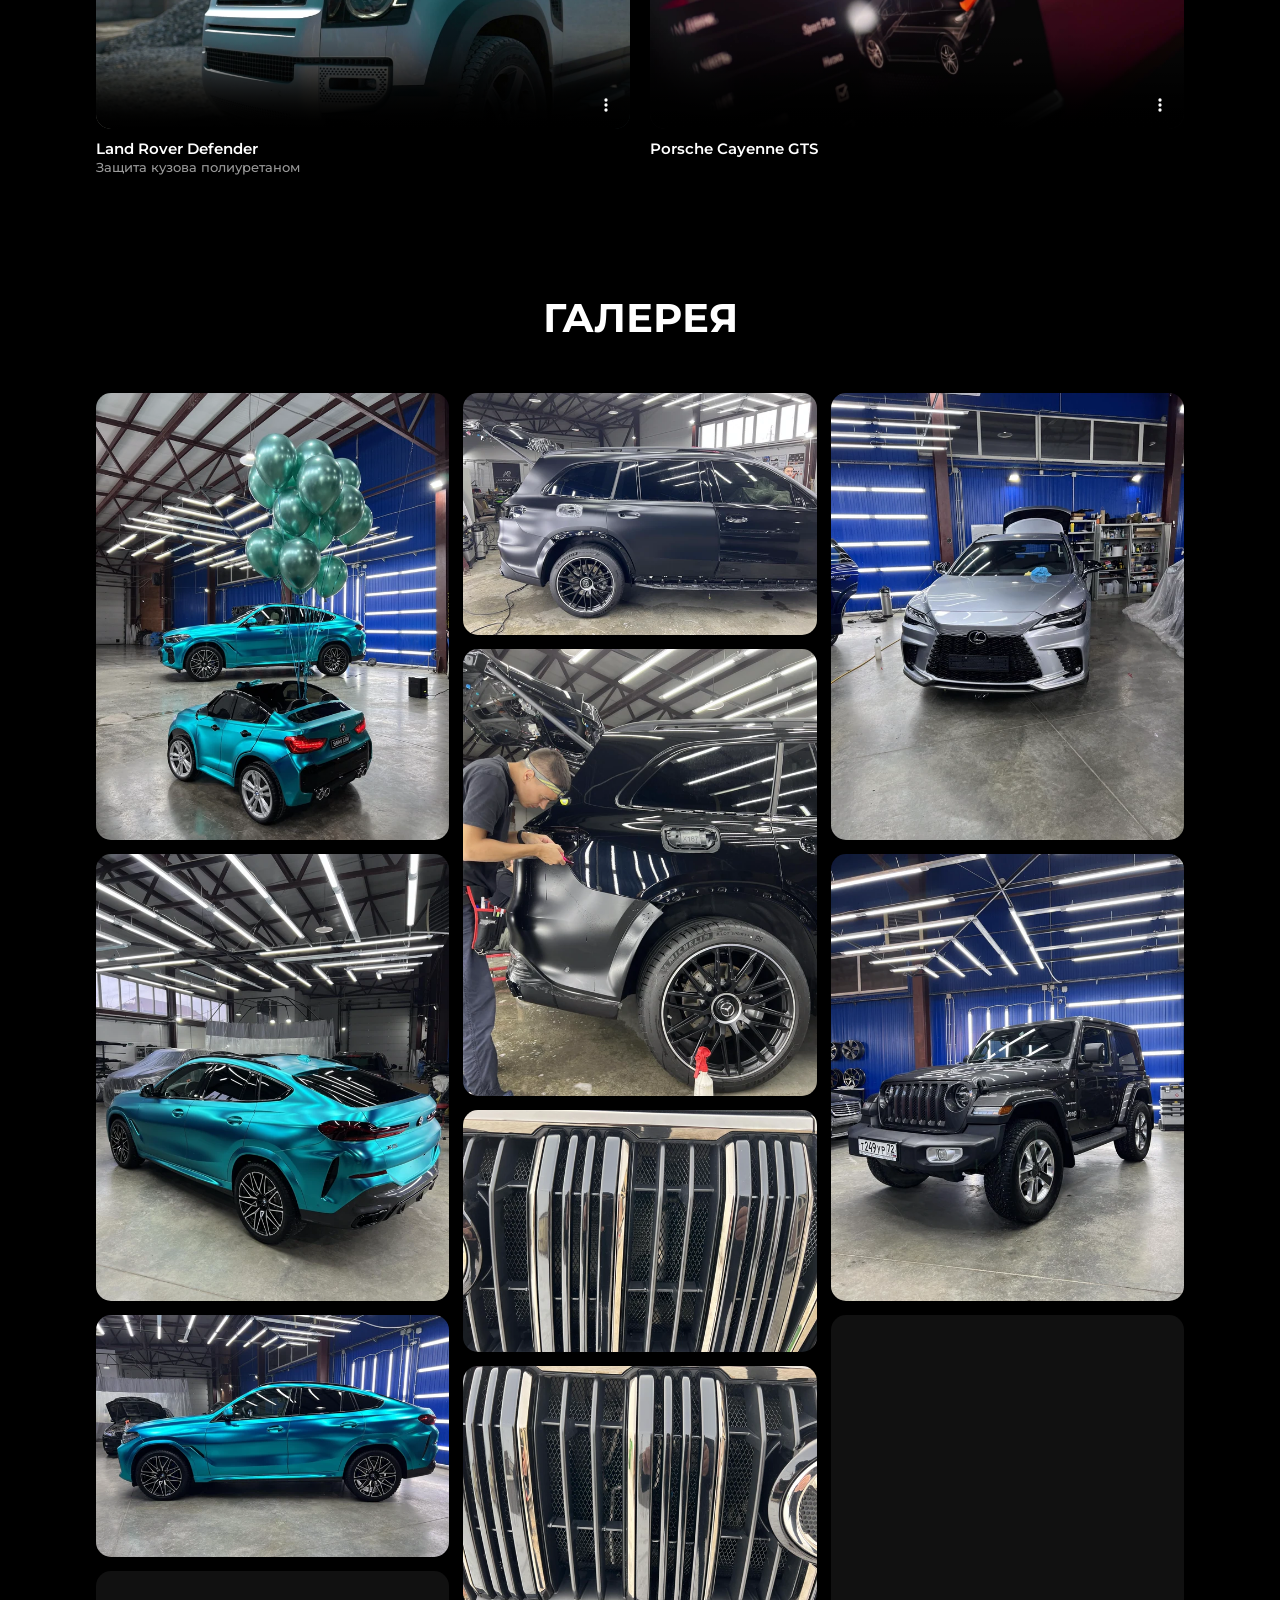
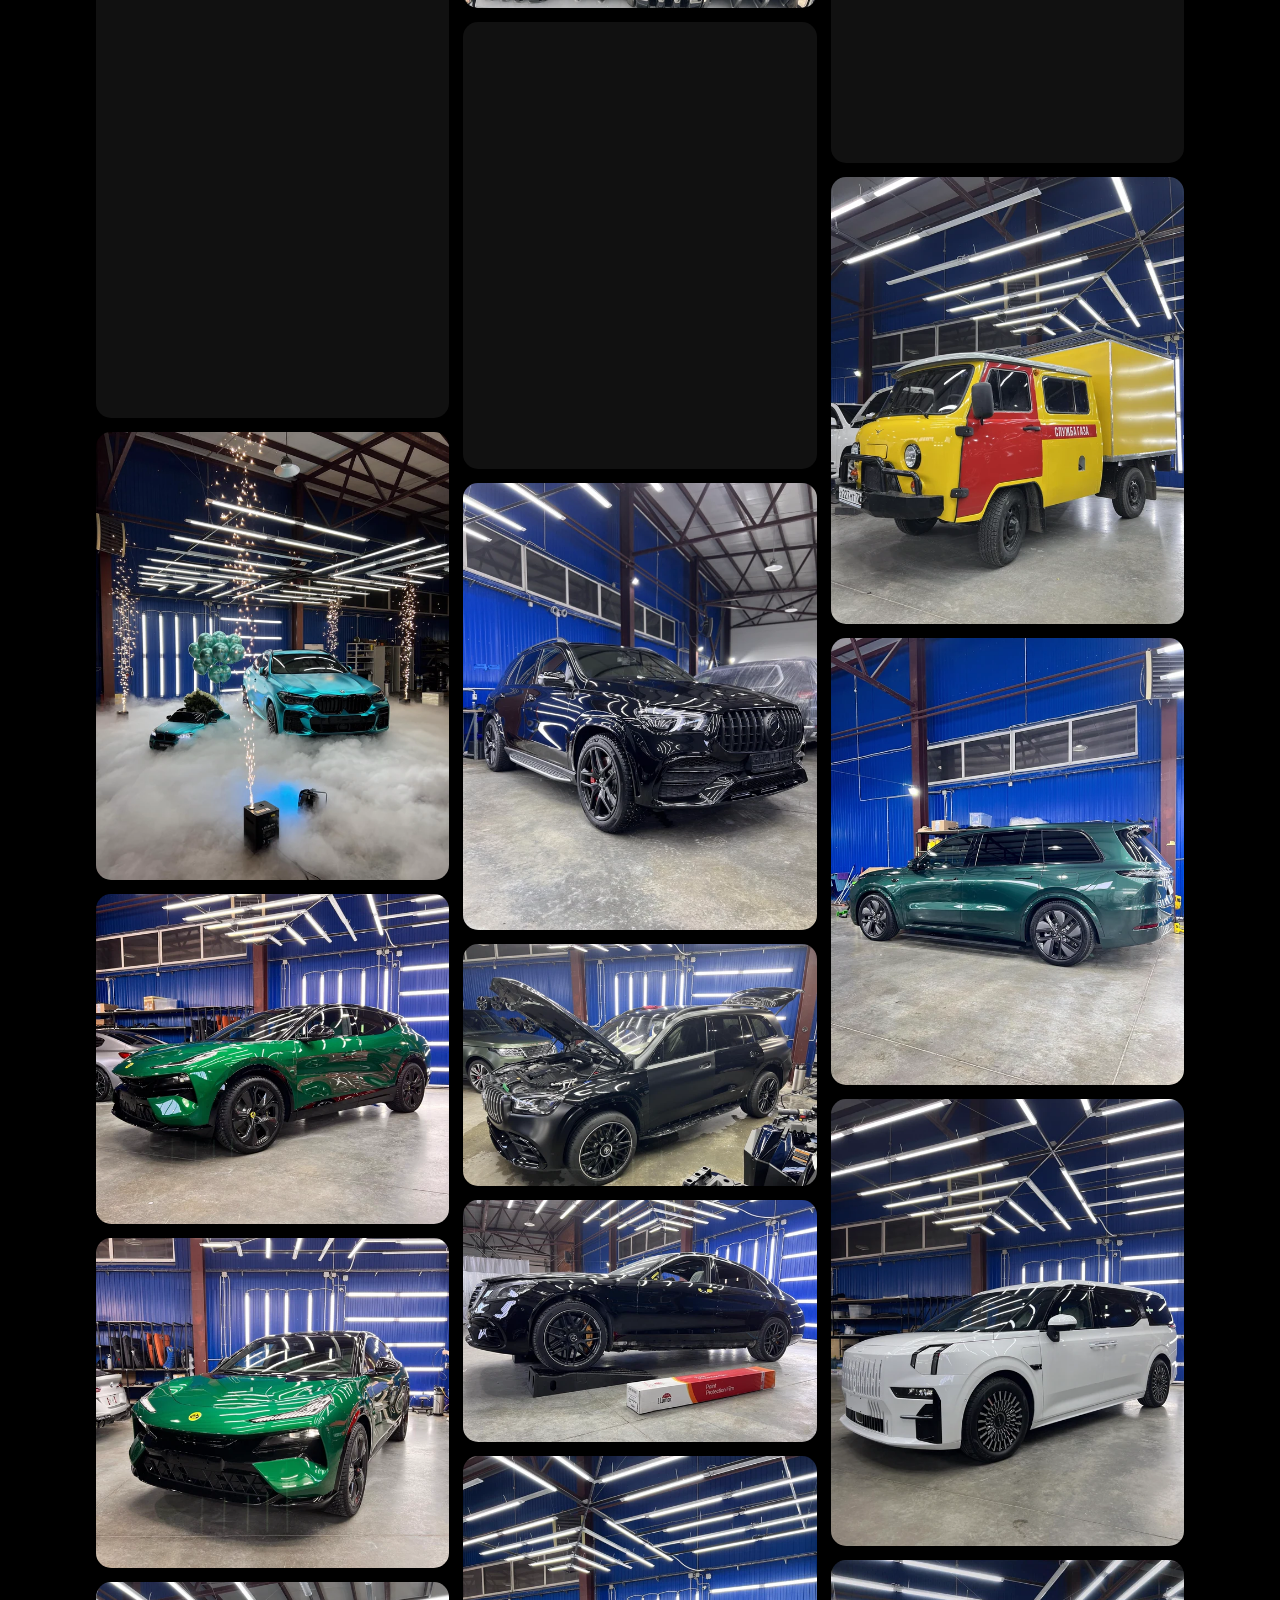
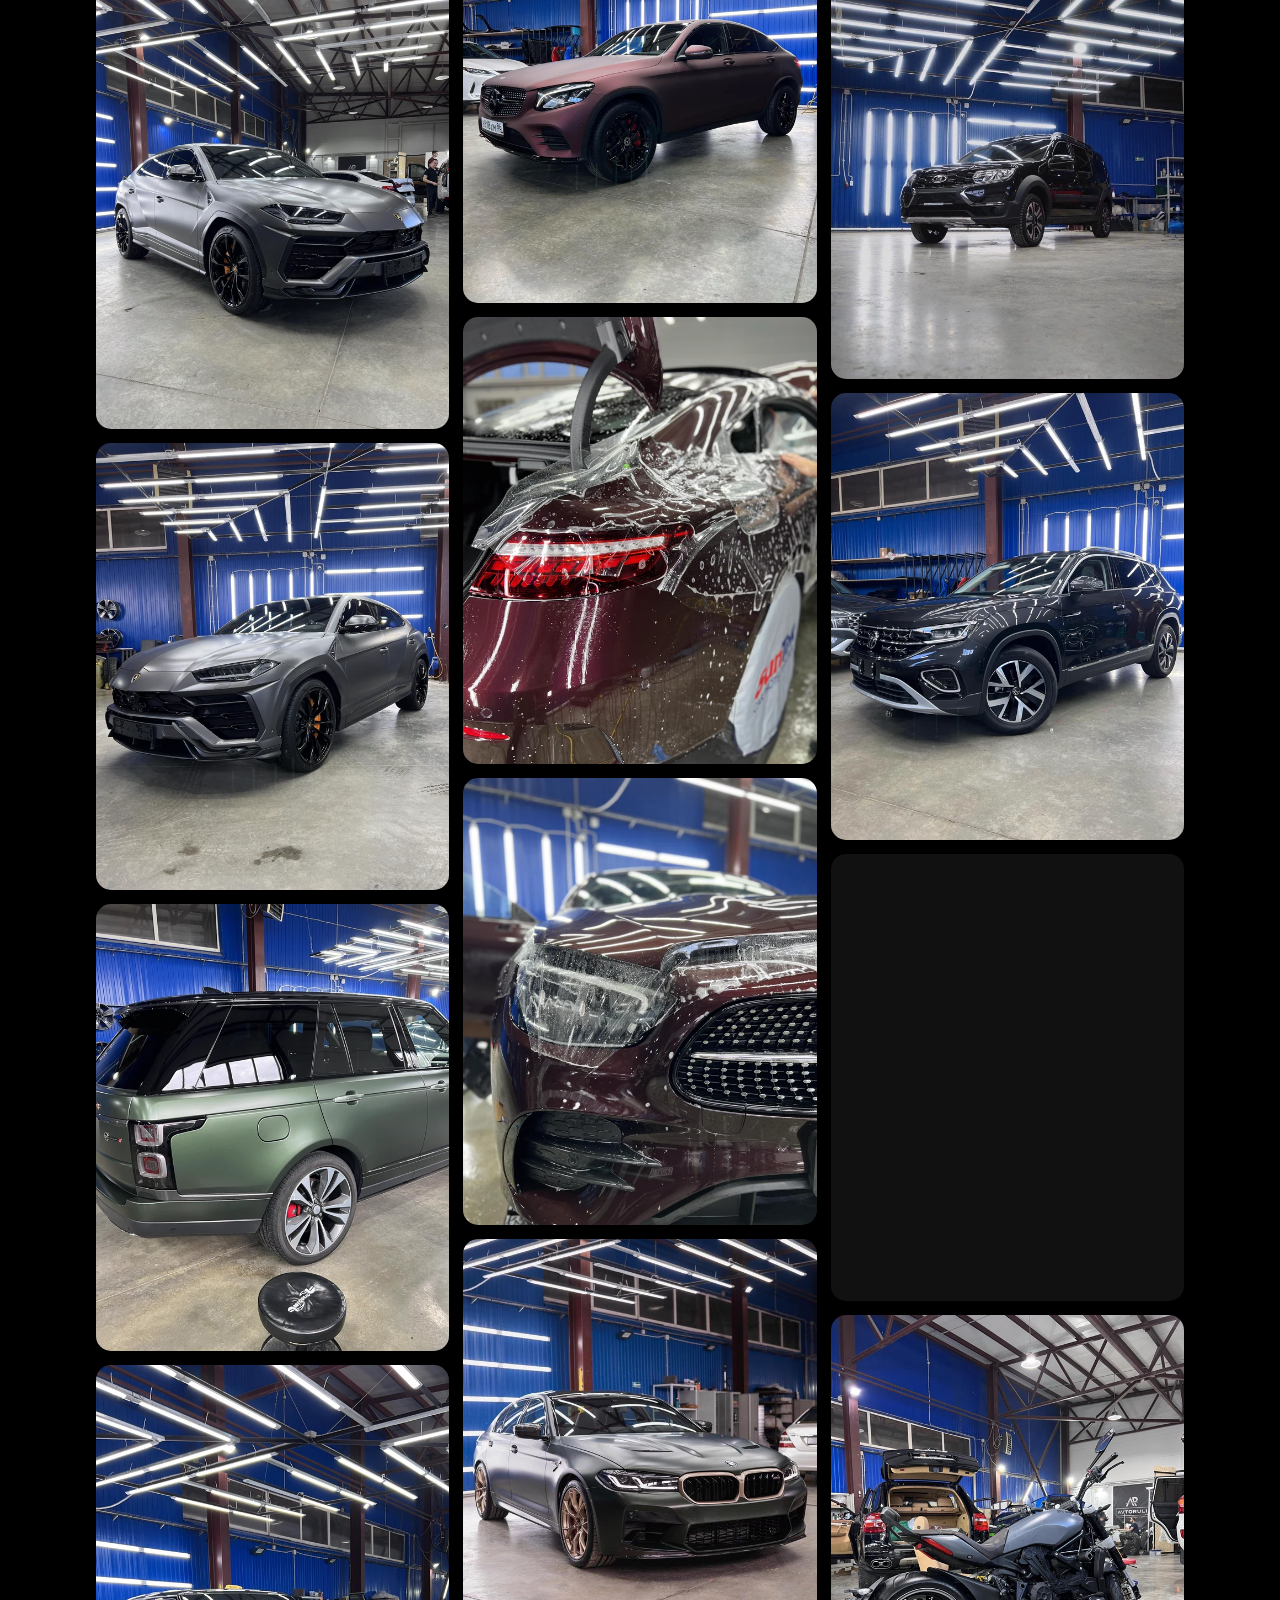
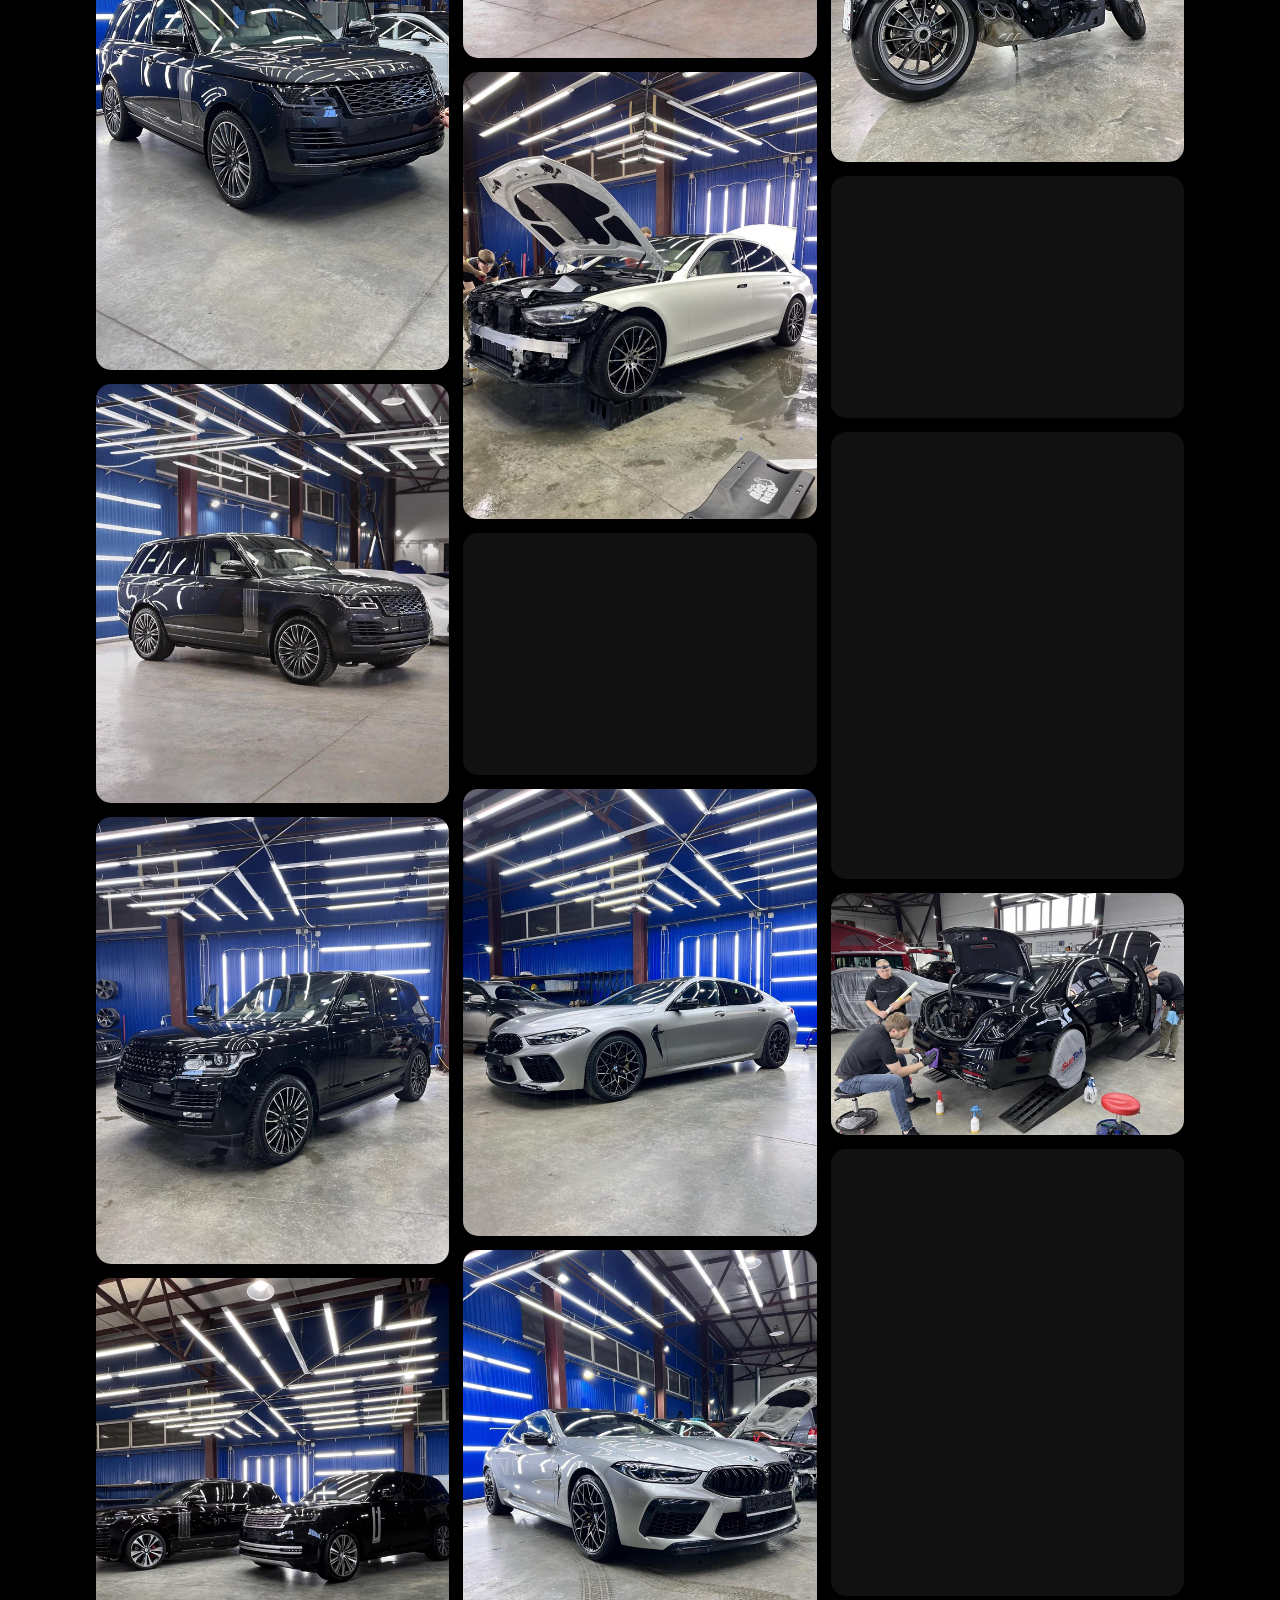
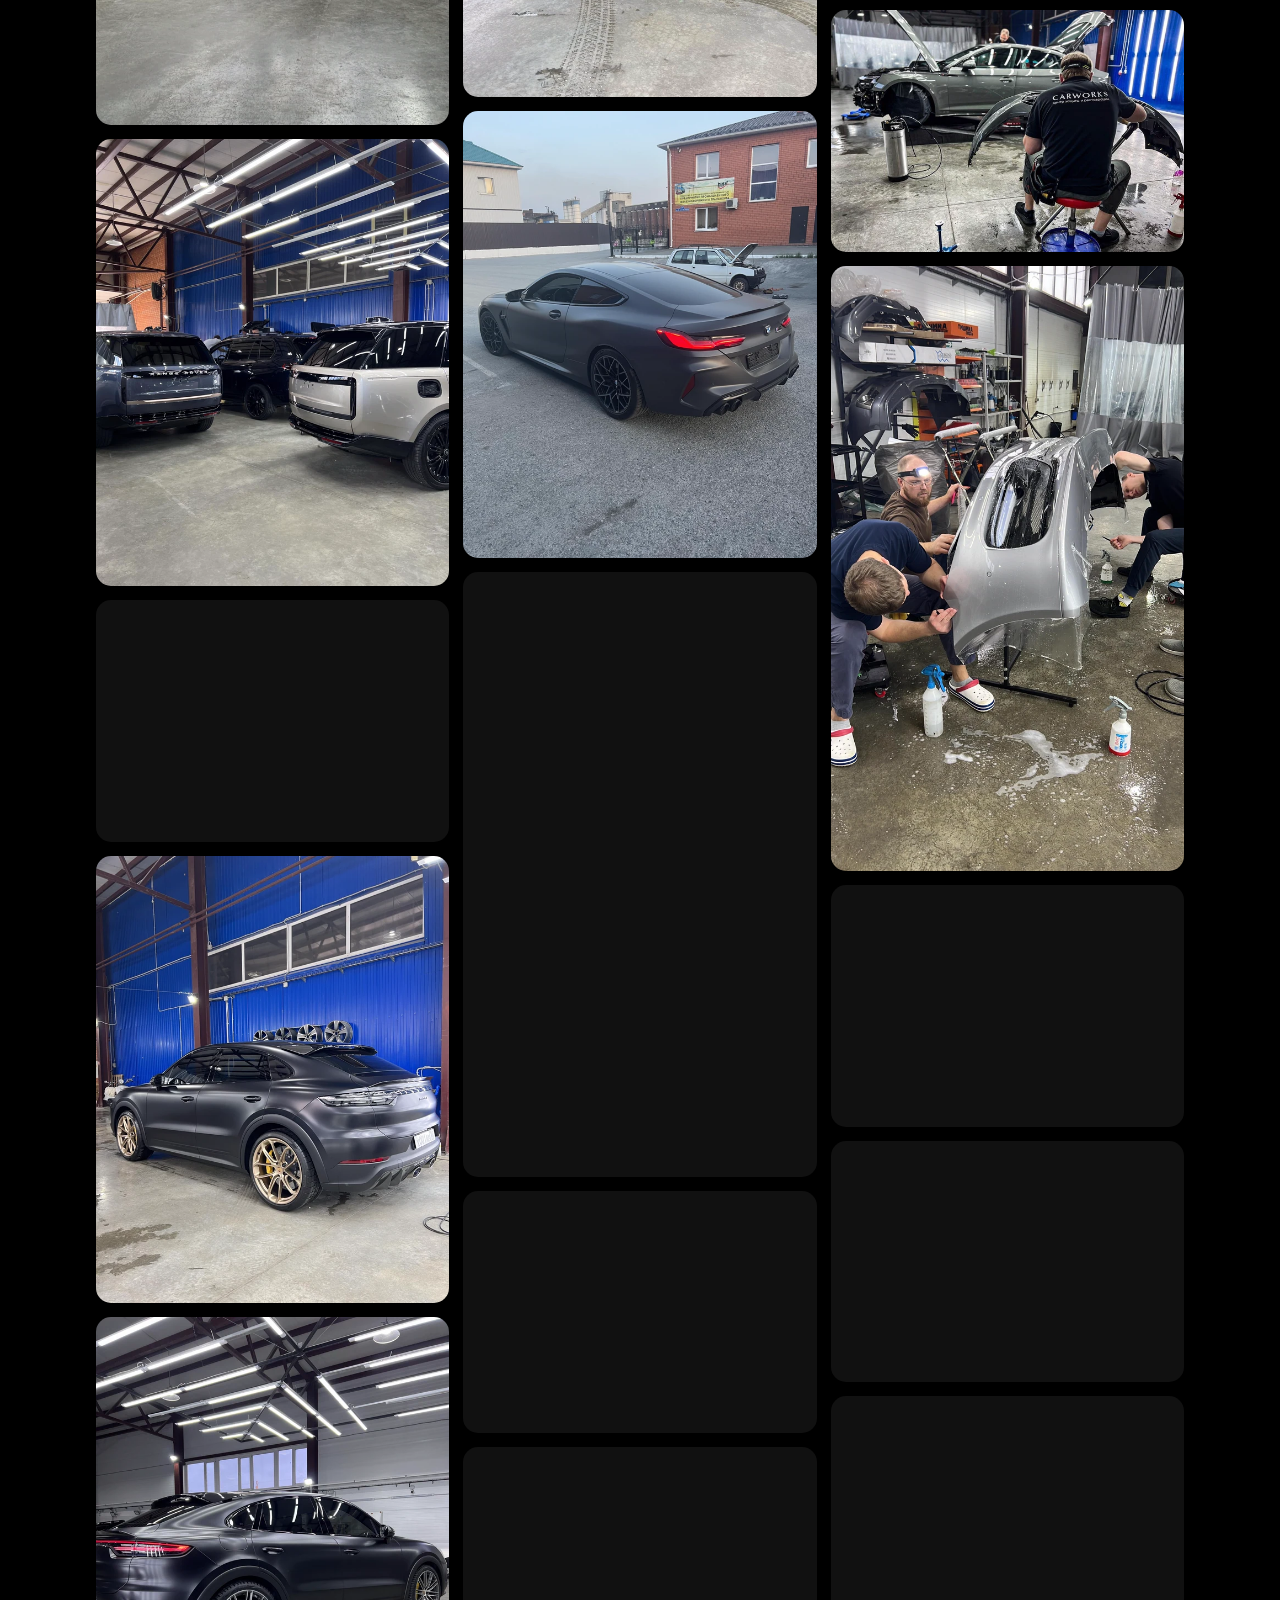
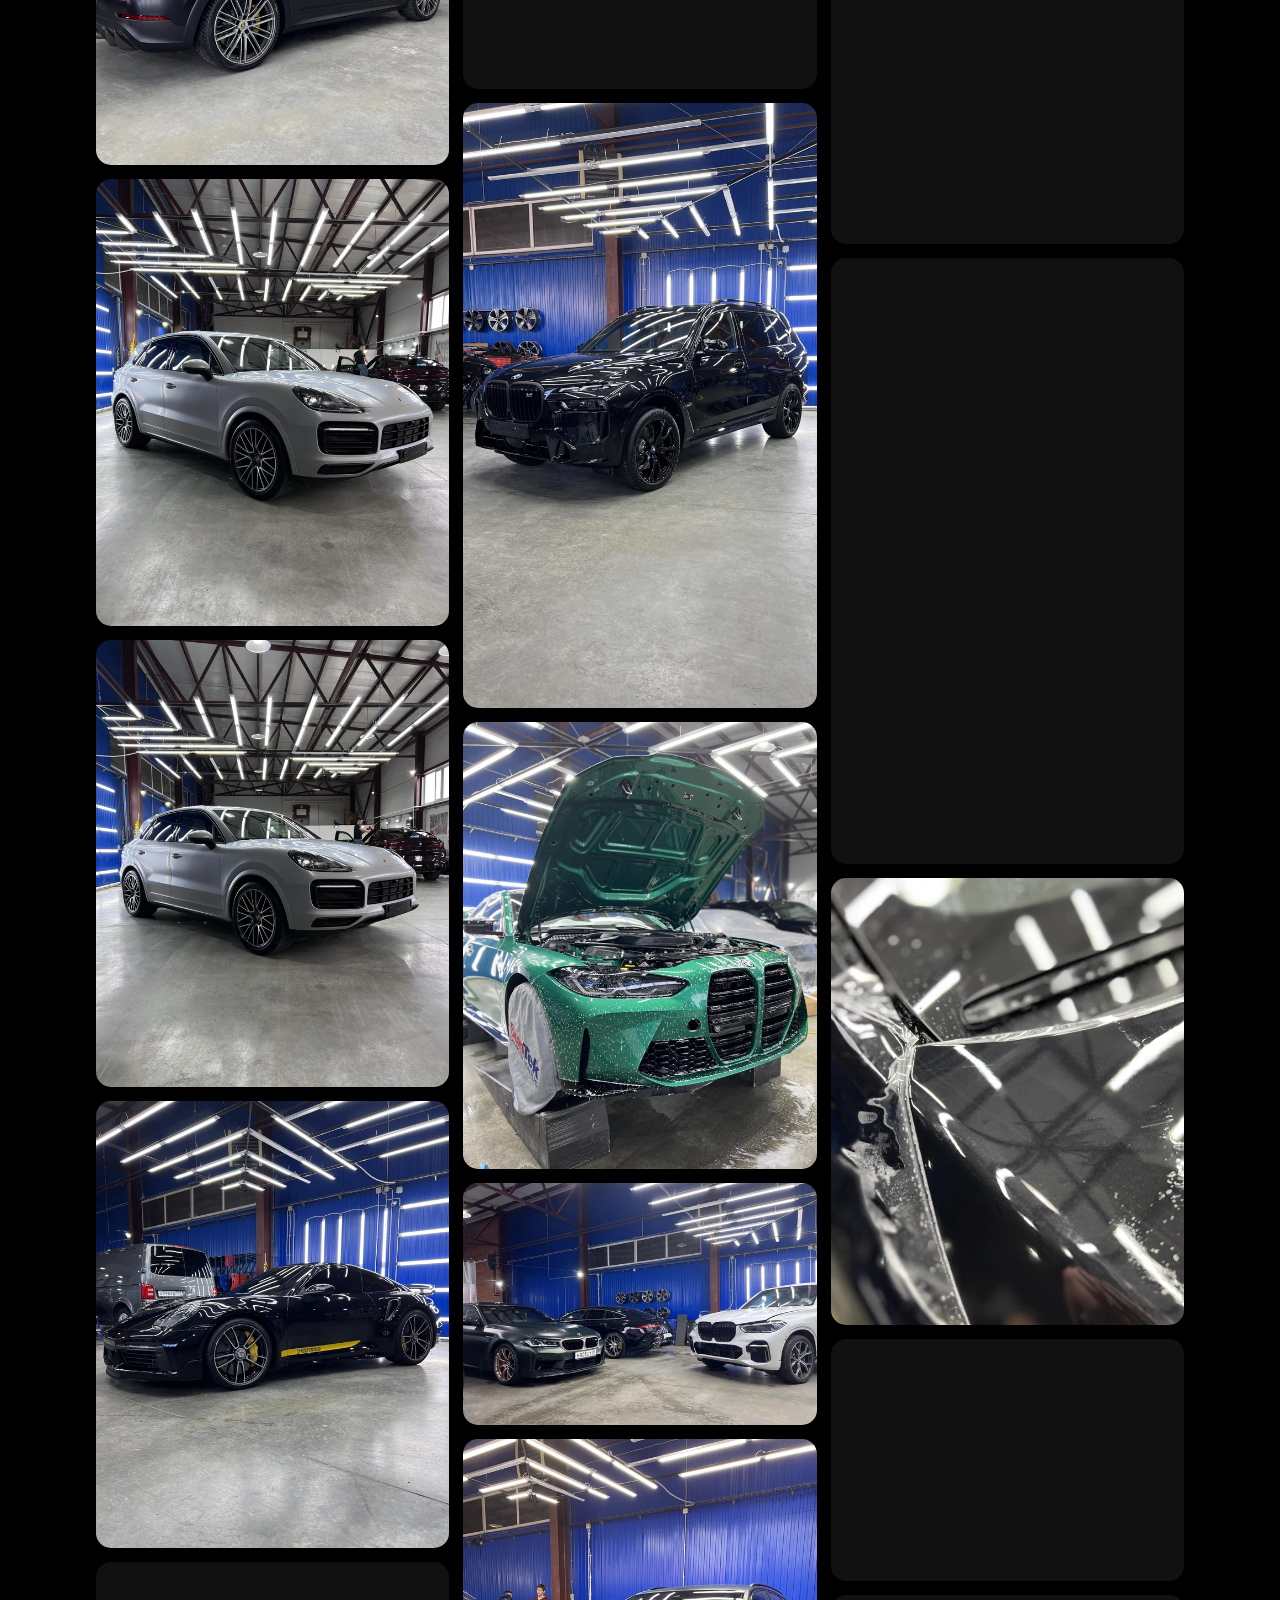
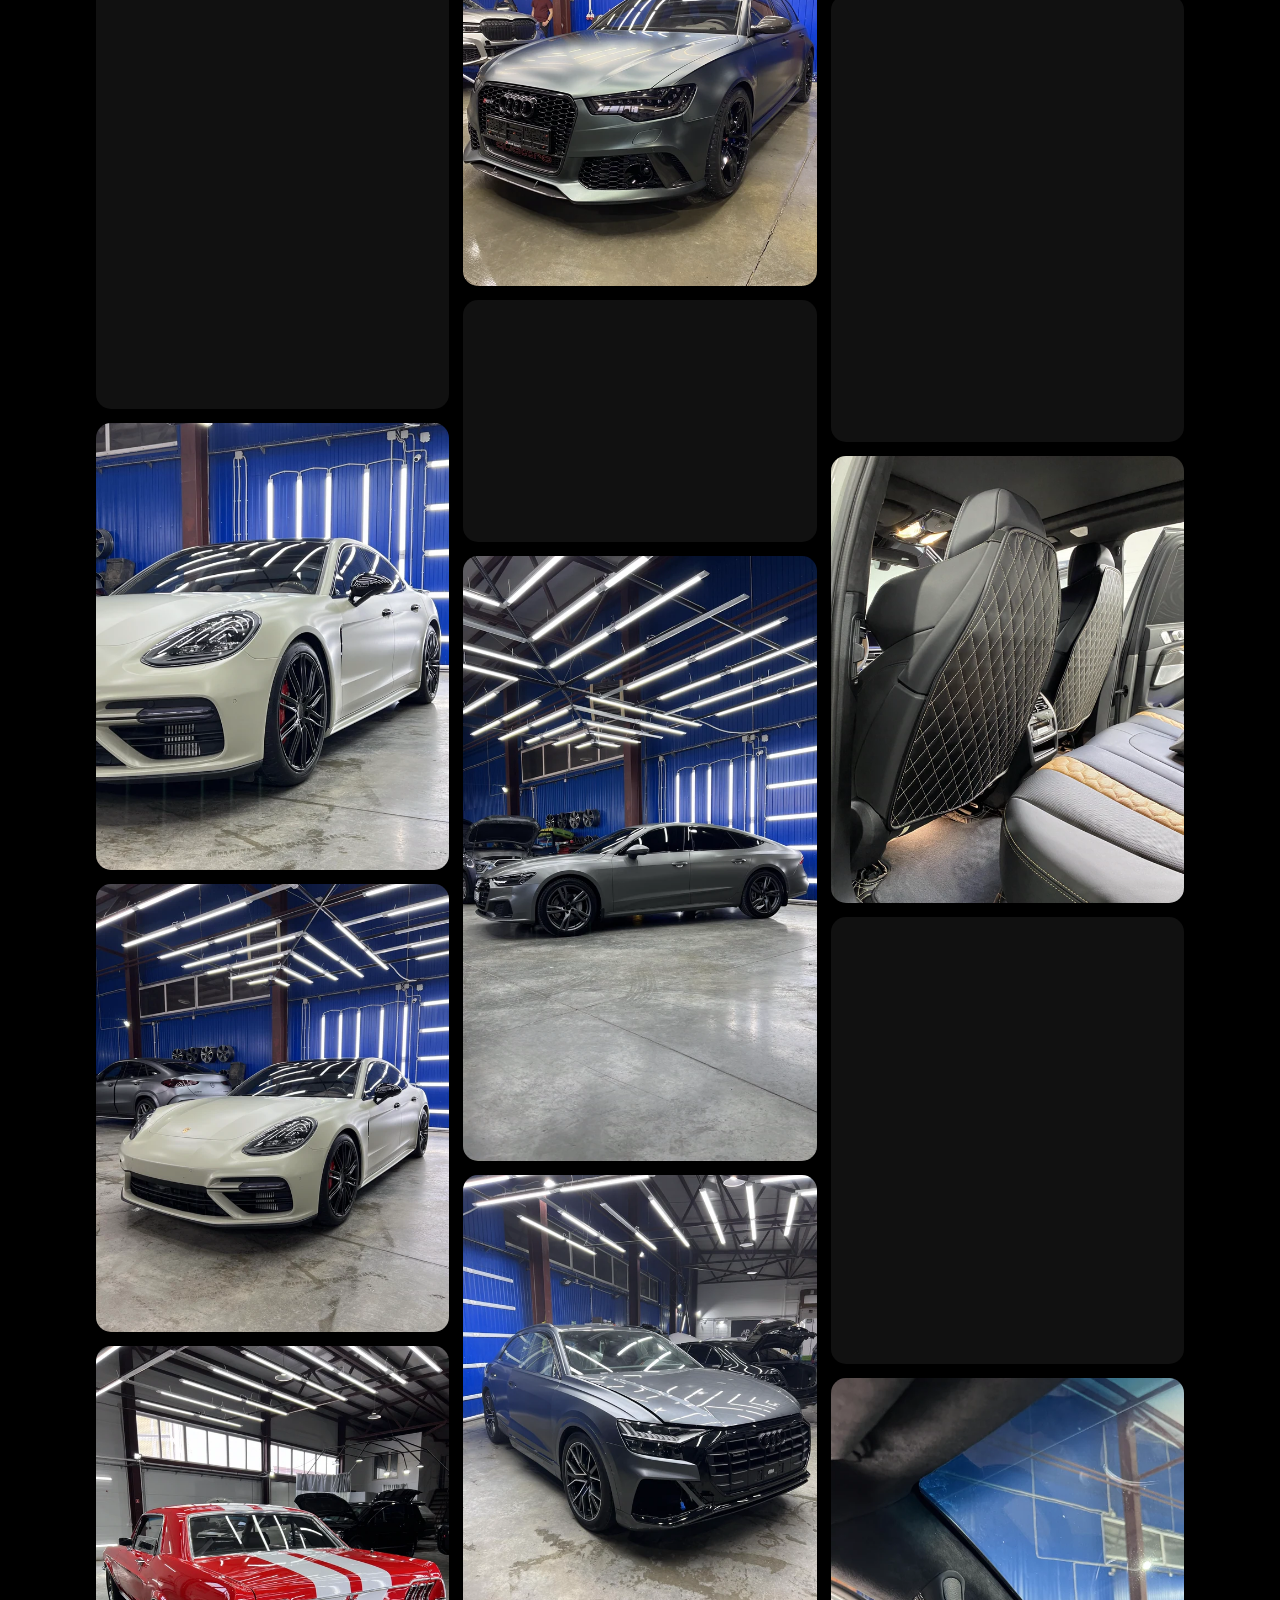
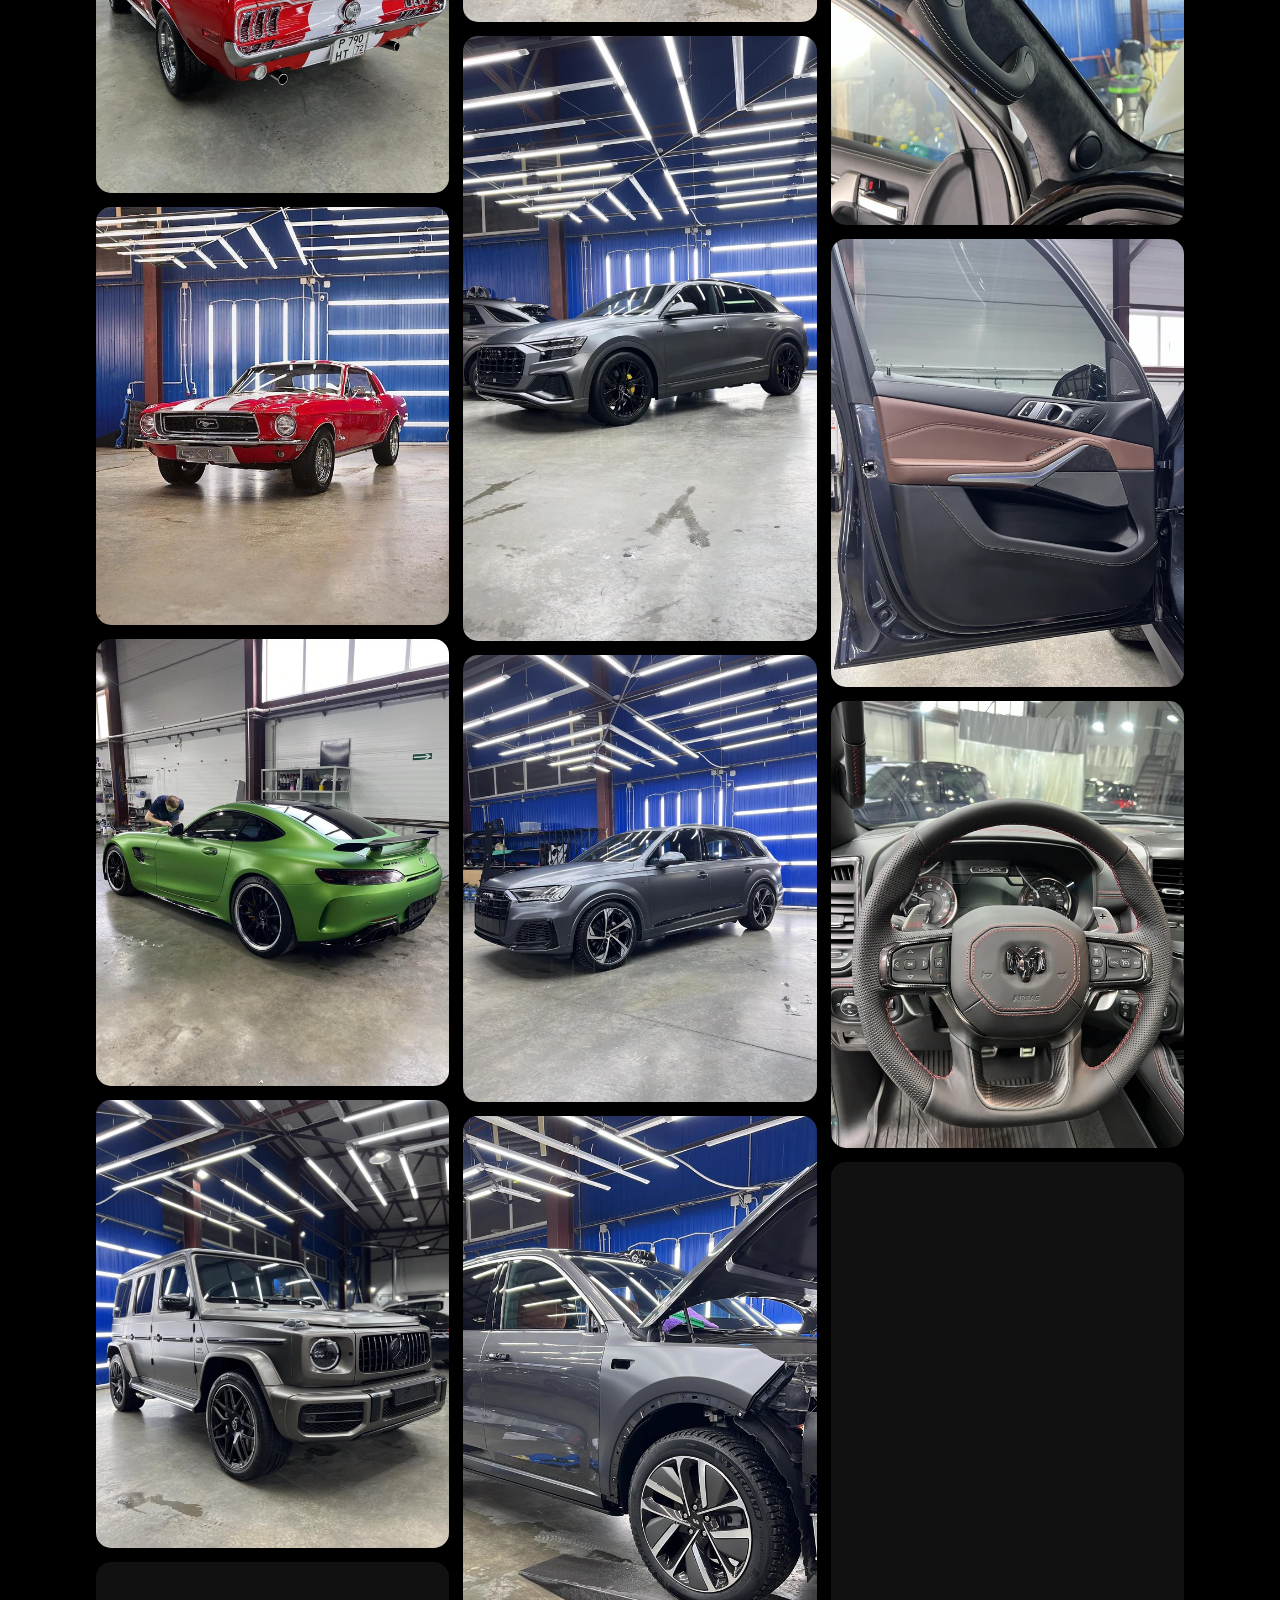
<file: works.html>
<!DOCTYPE html>
<html lang="ru">
<head>
<meta charset="UTF-8">
<meta name="viewport" content="width=device-width, initial-scale=1.0">
<title>Наши работы — AUTOPROTECTTMN, Тюмень</title>
<meta name="description" content="Результаты наших работ: процесс работы с техникой клиентов и готовый результат. Оклейка защитной плёнкой, смена цвета, полировка, интерьер.">
<meta name="theme-color" content="#060814">
<meta property="og:type" content="website">
<meta property="og:site_name" content="AUTOPROTECTTMN">
<meta property="og:locale" content="ru_RU">
<meta property="og:title" content="Наши работы — AUTOPROTECTTMN, Тюмень">
<meta property="og:description" content="Результаты наших работ: процесс работы с техникой клиентов и готовый результат. Оклейка защитной плёнкой, смена цвета, полировка, интерьер.">
<meta property="og:image" content="https://autoprotect-olive.vercel.app/assets/og-preview.jpg">
<meta property="og:image:width" content="1200">
<meta property="og:image:height" content="630">
<meta name="twitter:card" content="summary_large_image">
<link rel="icon" type="image/svg+xml" href="assets/logo-mark.svg">
<link rel="preconnect" href="https://fonts.googleapis.com">
<link href="https://fonts.googleapis.com/css2?family=Montserrat:wght@400;500;600;700;800&family=Oswald:wght@500;600;700&display=swap" rel="stylesheet">
<link rel="stylesheet" href="assets/site.css?v=20261026000757">
<link rel="stylesheet" href="assets/dc.css?v=20261026000757">
<link rel="canonical" href="https://autoprotect-olive.vercel.app/works.html">
<meta property="og:url" content="https://autoprotect-olive.vercel.app/works.html">
<meta name="robots" content="noindex, nofollow">
</head>
<body>

<header class="site-header">
  <div class="wrap header-in">
    <a href="index.html" class="logo" aria-label="AUTOPROTECTTMN — на главную"><svg viewBox="0 0 644 215" aria-hidden="true" focusable="false"><g fill="currentColor"><rect x="0" y="99" width="18" height="16"/><rect x="626" y="99" width="18" height="16"/></g><g fill="none" stroke="currentColor" stroke-width="9"><path d="M150 62 V12 H494 V62"/><path d="M150 153 V203 H494 V153"/></g><text x="322" y="143" fill="currentColor" text-anchor="middle" font-family="'Bricolage Grotesque','Arial Black',sans-serif" font-weight="800" font-size="100" textLength="596" lengthAdjust="spacingAndGlyphs">AUTO PROTECT</text></svg></a>
    <nav class="nav" aria-label="Основное меню">
      <a href="services.html">Услуги</a>
      <a href="works.html" class="is-active">Работы</a>
      <a href="index.html#faq">Вопросы</a>
      <a href="index.html#contact">Контакты</a>
    </nav>
    <a href="tel:+79829384032" class="header-phone"><small>Пн–Пт 9:00–19:00</small>+7 (982) 938-40-32</a>
    <a href="index.html#contact" class="btn btn--sm">Записаться</a>
    <button class="burger" id="burger" type="button" aria-label="Открыть меню" aria-expanded="false"><span></span><span></span><span></span></button>
  </div>
</header>

<div class="mobile-menu" id="mobileMenu">
  <a href="services.html">Услуги</a>
  <a href="works.html">Работы</a>
  <a href="index.html#faq">Вопросы</a>
  <a href="index.html#contact">Контакты</a>
  <a href="tel:+79829384032" class="btn btn--solid">Позвонить</a>
</div>

<main>
<section class="works-pick">
  <a class="works-pick-card" href="#cases">
    <img src="assets/poster/porsche.jpg" alt="" width="1920" height="1080" decoding="async">
    <span><small>Ролики с процессом и результатом</small>Видео</span>
  </a>
  <a class="works-pick-card" href="#gallery">
    <img src="assets/gallery/t001.webp" alt="" width="640" height="810" decoding="async">
    <span><small>Готовые автомобили и процесс работы</small>Фото</span>
  </a>
</section>

<section class="section" id="cases" style="padding-top:20px">
  <div class="wrap works-wrap">
    <div class="works-block"><h2>Вертикальные ролики</h2>
    <div class="vgrid">
      <figure class="vtile"><video controls playsinline preload="none" poster="assets/poster/audi-rs6-2.jpg"><source src="assets/video/audi-rs6-2.mp4" type="video/mp4"></video><figcaption>Audi RS6</figcaption></figure>
      <figure class="vtile"><video controls playsinline preload="none" poster="assets/poster/maybach-3.jpg"><source src="assets/video/maybach-3.mp4" type="video/mp4"></video><figcaption>Mercedes-Maybach S-Class</figcaption></figure>
      <figure class="vtile"><video controls playsinline preload="none" poster="assets/poster/bmw-x5m-4.jpg"><source src="assets/video/bmw-x5m-4.mp4" type="video/mp4"></video><figcaption>BMW X5 M</figcaption></figure>
      <figure class="vtile"><video controls playsinline preload="none" poster="assets/poster/range-rover-1.jpg"><source src="assets/video/range-rover-1.mp4" type="video/mp4"></video><figcaption>Range Rover</figcaption></figure>
      <figure class="vtile"><video controls playsinline preload="none" poster="assets/poster/ram-rho.jpg"><source src="assets/video/ram-rho.mp4" type="video/mp4"></video><figcaption>RAM 1500 RHO</figcaption></figure>
      <figure class="vtile"><video controls playsinline preload="none" poster="assets/poster/mercedes-w223.jpg"><source src="assets/video/mercedes-w223.mp4" type="video/mp4"></video><figcaption>Mercedes-Benz S-Class W223</figcaption></figure>
      <figure class="vtile"><video controls playsinline preload="none" poster="assets/poster/process-2.jpg"><source src="assets/video/process-2.mp4" type="video/mp4"></video><figcaption>Как мы работаем</figcaption></figure>
      <figure class="vtile"><video controls playsinline preload="none" poster="assets/poster/promo-story.jpg"><source src="assets/video/promo-story.mp4" type="video/mp4"></video><figcaption>Как мы работаем</figcaption></figure>
    </div></div>
    <div class="works-block"><h2>Ролики в горизонтальном формате</h2>
    <div class="hgrid">
      <figure><video controls playsinline preload="none" poster="assets/poster/defender.jpg"><source src="assets/video/defender.mp4" type="video/mp4"></video><figcaption>Land Rover Defender<small>Защита кузова полиуретаном</small></figcaption></figure>
      <figure><video controls playsinline preload="none" poster="assets/poster/porsche.jpg"><source src="assets/video/porsche.mp4" type="video/mp4"></video><figcaption>Porsche Cayenne GTS</figcaption></figure>
    </div></div>
  </div>
</section>

<!-- gallery:start -->
<section class="section" id="gallery" style="padding-top:20px">
  <div class="wrap">
    <div class="section-head"><h2>Галерея</h2></div>
    <div class="gallery-grid">
      <a class="g-item" href="assets/gallery/g001.webp" aria-label="Открыть фото"><img src="assets/gallery/t001.webp" width="640" height="810" alt="Работа студии AUTOPROTECTTMN" loading="lazy" decoding="async"></a>
      <a class="g-item" href="assets/gallery/g003.webp" aria-label="Открыть фото"><img src="assets/gallery/t003.webp" width="640" height="810" alt="Работа студии AUTOPROTECTTMN" loading="lazy" decoding="async"></a>
      <a class="g-item" href="assets/gallery/g004.webp" aria-label="Открыть фото"><img src="assets/gallery/t004.webp" width="640" height="438" alt="Работа студии AUTOPROTECTTMN" loading="lazy" decoding="async"></a>
      <a class="g-item" href="assets/gallery/g015.webp" aria-label="Открыть фото"><img src="assets/gallery/t015.webp" width="640" height="810" alt="Работа студии AUTOPROTECTTMN" loading="lazy" decoding="async"></a>
      <a class="g-item" href="assets/gallery/g013.webp" aria-label="Открыть фото"><img src="assets/gallery/t013.webp" width="640" height="810" alt="Работа студии AUTOPROTECTTMN" loading="lazy" decoding="async"></a>
      <a class="g-item" href="assets/gallery/g002.webp" aria-label="Открыть фото"><img src="assets/gallery/t002.webp" width="640" height="598" alt="Работа студии AUTOPROTECTTMN" loading="lazy" decoding="async"></a>
      <a class="g-item" href="assets/gallery/g012.webp" aria-label="Открыть фото"><img src="assets/gallery/t012.webp" width="640" height="598" alt="Работа студии AUTOPROTECTTMN" loading="lazy" decoding="async"></a>
      <a class="g-item" href="assets/gallery/g041.webp" aria-label="Открыть фото"><img src="assets/gallery/t041.webp" width="640" height="810" alt="Работа студии AUTOPROTECTTMN" loading="lazy" decoding="async"></a>
      <a class="g-item" href="assets/gallery/g092.webp" aria-label="Открыть фото"><img src="assets/gallery/t092.webp" width="640" height="810" alt="Работа студии AUTOPROTECTTMN" loading="lazy" decoding="async"></a>
      <a class="g-item" href="assets/gallery/g006.webp" aria-label="Открыть фото"><img src="assets/gallery/t006.webp" width="640" height="810" alt="Работа студии AUTOPROTECTTMN" loading="lazy" decoding="async"></a>
      <a class="g-item" href="assets/gallery/g016.webp" aria-label="Открыть фото"><img src="assets/gallery/t016.webp" width="640" height="1096" alt="Работа студии AUTOPROTECTTMN" loading="lazy" decoding="async"></a>
      <a class="g-item" href="assets/gallery/g040.webp" aria-label="Открыть фото"><img src="assets/gallery/t040.webp" width="640" height="758" alt="Работа студии AUTOPROTECTTMN" loading="lazy" decoding="async"></a>
      <a class="g-item" href="assets/gallery/g025.webp" aria-label="Открыть фото"><img src="assets/gallery/t025.webp" width="640" height="810" alt="Работа студии AUTOPROTECTTMN" loading="lazy" decoding="async"></a>
      <a class="g-item" href="assets/gallery/g047.webp" aria-label="Открыть фото"><img src="assets/gallery/t047.webp" width="640" height="810" alt="Работа студии AUTOPROTECTTMN" loading="lazy" decoding="async"></a>
      <a class="g-item" href="assets/gallery/g080.webp" aria-label="Открыть фото"><img src="assets/gallery/t080.webp" width="640" height="810" alt="Работа студии AUTOPROTECTTMN" loading="lazy" decoding="async"></a>
      <a class="g-item" href="assets/gallery/g082.webp" aria-label="Открыть фото"><img src="assets/gallery/t082.webp" width="640" height="438" alt="Работа студии AUTOPROTECTTMN" loading="lazy" decoding="async"></a>
      <a class="g-item" href="assets/gallery/g008.webp" aria-label="Открыть фото"><img src="assets/gallery/t008.webp" width="640" height="810" alt="Работа студии AUTOPROTECTTMN" loading="lazy" decoding="async"></a>
      <a class="g-item" href="assets/gallery/g014.webp" aria-label="Открыть фото"><img src="assets/gallery/t014.webp" width="640" height="810" alt="Работа студии AUTOPROTECTTMN" loading="lazy" decoding="async"></a>
      <a class="g-item" href="assets/gallery/g017.webp" aria-label="Открыть фото"><img src="assets/gallery/t017.webp" width="640" height="810" alt="Работа студии AUTOPROTECTTMN" loading="lazy" decoding="async"></a>
      <a class="g-item" href="assets/gallery/g019.webp" aria-label="Открыть фото"><img src="assets/gallery/t019.webp" width="640" height="810" alt="Работа студии AUTOPROTECTTMN" loading="lazy" decoding="async"></a>
      <a class="g-item" href="assets/gallery/g011.webp" aria-label="Открыть фото"><img src="assets/gallery/t011.webp" width="640" height="810" alt="Работа студии AUTOPROTECTTMN" loading="lazy" decoding="async"></a>
      <a class="g-item" href="assets/gallery/g022.webp" aria-label="Открыть фото"><img src="assets/gallery/t022.webp" width="640" height="810" alt="Работа студии AUTOPROTECTTMN" loading="lazy" decoding="async"></a>
      <a class="g-item" href="assets/gallery/g024.webp" aria-label="Открыть фото"><img src="assets/gallery/t024.webp" width="640" height="810" alt="Работа студии AUTOPROTECTTMN" loading="lazy" decoding="async"></a>
      <a class="g-item" href="assets/gallery/g038.webp" aria-label="Открыть фото"><img src="assets/gallery/t038.webp" width="640" height="810" alt="Работа студии AUTOPROTECTTMN" loading="lazy" decoding="async"></a>
      <a class="g-item" href="assets/gallery/g009.webp" aria-label="Открыть фото"><img src="assets/gallery/t009.webp" width="640" height="810" alt="Работа студии AUTOPROTECTTMN" loading="lazy" decoding="async"></a>
      <a class="g-item" href="assets/gallery/g021.webp" aria-label="Открыть фото"><img src="assets/gallery/t021.webp" width="640" height="758" alt="Работа студии AUTOPROTECTTMN" loading="lazy" decoding="async"></a>
      <a class="g-item" href="assets/gallery/g010.webp" aria-label="Открыть фото"><img src="assets/gallery/t010.webp" width="640" height="810" alt="Работа студии AUTOPROTECTTMN" loading="lazy" decoding="async"></a>
      <a class="g-item" href="assets/gallery/g074.webp" aria-label="Открыть фото"><img src="assets/gallery/t074.webp" width="640" height="810" alt="Работа студии AUTOPROTECTTMN" loading="lazy" decoding="async"></a>
      <a class="g-item" href="assets/gallery/g071.webp" aria-label="Открыть фото"><img src="assets/gallery/t071.webp" width="640" height="810" alt="Работа студии AUTOPROTECTTMN" loading="lazy" decoding="async"></a>
      <a class="g-item" href="assets/gallery/g051.webp" aria-label="Открыть фото"><img src="assets/gallery/t051.webp" width="640" height="758" alt="Работа студии AUTOPROTECTTMN" loading="lazy" decoding="async"></a>
      <a class="g-item" href="assets/gallery/g062.webp" aria-label="Открыть фото"><img src="assets/gallery/t062.webp" width="640" height="810" alt="Работа студии AUTOPROTECTTMN" loading="lazy" decoding="async"></a>
      <a class="g-item" href="assets/gallery/g076.webp" aria-label="Открыть фото"><img src="assets/gallery/t076.webp" width="640" height="810" alt="Работа студии AUTOPROTECTTMN" loading="lazy" decoding="async"></a>
      <a class="g-item" href="assets/gallery/g079.webp" aria-label="Открыть фото"><img src="assets/gallery/t079.webp" width="640" height="758" alt="Работа студии AUTOPROTECTTMN" loading="lazy" decoding="async"></a>
      <a class="g-item" href="assets/gallery/g085.webp" aria-label="Открыть фото"><img src="assets/gallery/t085.webp" width="640" height="810" alt="Работа студии AUTOPROTECTTMN" loading="lazy" decoding="async"></a>
      <a class="g-item" href="assets/gallery/g087.webp" aria-label="Открыть фото"><img src="assets/gallery/t087.webp" width="640" height="810" alt="Работа студии AUTOPROTECTTMN" loading="lazy" decoding="async"></a>
      <a class="g-item" href="assets/gallery/g109.webp" aria-label="Открыть фото"><img src="assets/gallery/t109.webp" width="640" height="810" alt="Работа студии AUTOPROTECTTMN" loading="lazy" decoding="async"></a>
      <a class="g-item" href="assets/gallery/g114.webp" aria-label="Открыть фото"><img src="assets/gallery/t114.webp" width="640" height="810" alt="Работа студии AUTOPROTECTTMN" loading="lazy" decoding="async"></a>
      <a class="g-item" href="assets/gallery/g115.webp" aria-label="Открыть фото"><img src="assets/gallery/t115.webp" width="640" height="1096" alt="Работа студии AUTOPROTECTTMN" loading="lazy" decoding="async"></a>
      <a class="g-item" href="assets/gallery/g032.webp" aria-label="Открыть фото"><img src="assets/gallery/t032.webp" width="640" height="810" alt="Работа студии AUTOPROTECTTMN" loading="lazy" decoding="async"></a>
      <a class="g-item" href="assets/gallery/g052.webp" aria-label="Открыть фото"><img src="assets/gallery/t052.webp" width="640" height="810" alt="Работа студии AUTOPROTECTTMN" loading="lazy" decoding="async"></a>
      <a class="g-item" href="assets/gallery/g039.webp" aria-label="Открыть фото"><img src="assets/gallery/t039.webp" width="640" height="810" alt="Работа студии AUTOPROTECTTMN" loading="lazy" decoding="async"></a>
      <a class="g-item" href="assets/gallery/g054.webp" aria-label="Открыть фото"><img src="assets/gallery/t054.webp" width="640" height="810" alt="Работа студии AUTOPROTECTTMN" loading="lazy" decoding="async"></a>
      <a class="g-item" href="assets/gallery/g091.webp" aria-label="Открыть фото"><img src="assets/gallery/t091.webp" width="640" height="438" alt="Работа студии AUTOPROTECTTMN" loading="lazy" decoding="async"></a>
      <a class="g-item" href="assets/gallery/g099.webp" aria-label="Открыть фото"><img src="assets/gallery/t099.webp" width="640" height="810" alt="Работа студии AUTOPROTECTTMN" loading="lazy" decoding="async"></a>
      <a class="g-item" href="assets/gallery/g083.webp" aria-label="Открыть фото"><img src="assets/gallery/t083.webp" width="640" height="438" alt="Работа студии AUTOPROTECTTMN" loading="lazy" decoding="async"></a>
      <a class="g-item" href="assets/gallery/g100.webp" aria-label="Открыть фото"><img src="assets/gallery/t100.webp" width="640" height="438" alt="Работа студии AUTOPROTECTTMN" loading="lazy" decoding="async"></a>
      <a class="g-item" href="assets/gallery/g089.webp" aria-label="Открыть фото"><img src="assets/gallery/t089.webp" width="640" height="810" alt="Работа студии AUTOPROTECTTMN" loading="lazy" decoding="async"></a>
      <a class="g-item" href="assets/gallery/g075.webp" aria-label="Открыть фото"><img src="assets/gallery/t075.webp" width="640" height="810" alt="Работа студии AUTOPROTECTTMN" loading="lazy" decoding="async"></a>
      <a class="g-item" href="assets/gallery/g042.webp" aria-label="Открыть фото"><img src="assets/gallery/t042.webp" width="640" height="438" alt="Работа студии AUTOPROTECTTMN" loading="lazy" decoding="async"></a>
      <a class="g-item" href="assets/gallery/g059.webp" aria-label="Открыть фото"><img src="assets/gallery/t059.webp" width="640" height="438" alt="Работа студии AUTOPROTECTTMN" loading="lazy" decoding="async"></a>
      <a class="g-item" href="assets/gallery/g093.webp" aria-label="Открыть фото"><img src="assets/gallery/t093.webp" width="640" height="810" alt="Работа студии AUTOPROTECTTMN" loading="lazy" decoding="async"></a>
      <a class="g-item" href="assets/gallery/g073.webp" aria-label="Открыть фото"><img src="assets/gallery/t073.webp" width="640" height="810" alt="Работа студии AUTOPROTECTTMN" loading="lazy" decoding="async"></a>
      <a class="g-item" href="assets/gallery/g112.webp" aria-label="Открыть фото"><img src="assets/gallery/t112.webp" width="640" height="810" alt="Работа студии AUTOPROTECTTMN" loading="lazy" decoding="async"></a>
      <a class="g-item" href="assets/gallery/g005.webp" aria-label="Открыть фото"><img src="assets/gallery/t005.webp" width="640" height="758" alt="Работа студии AUTOPROTECTTMN" loading="lazy" decoding="async"></a>
      <a class="g-item" href="assets/gallery/g086.webp" aria-label="Открыть фото"><img src="assets/gallery/t086.webp" width="640" height="810" alt="Работа студии AUTOPROTECTTMN" loading="lazy" decoding="async"></a>
      <a class="g-item" href="assets/gallery/g053.webp" aria-label="Открыть фото"><img src="assets/gallery/t053.webp" width="640" height="438" alt="Работа студии AUTOPROTECTTMN" loading="lazy" decoding="async"></a>
      <a class="g-item" href="assets/gallery/g030.webp" aria-label="Открыть фото"><img src="assets/gallery/t030.webp" width="640" height="810" alt="Работа студии AUTOPROTECTTMN" loading="lazy" decoding="async"></a>
      <a class="g-item" href="assets/gallery/g063.webp" aria-label="Открыть фото"><img src="assets/gallery/t063.webp" width="640" height="810" alt="Работа студии AUTOPROTECTTMN" loading="lazy" decoding="async"></a>
      <a class="g-item" href="assets/gallery/g096.webp" aria-label="Открыть фото"><img src="assets/gallery/t096.webp" width="640" height="810" alt="Работа студии AUTOPROTECTTMN" loading="lazy" decoding="async"></a>
      <a class="g-item" href="assets/gallery/g069.webp" aria-label="Открыть фото"><img src="assets/gallery/t069.webp" width="640" height="1096" alt="Работа студии AUTOPROTECTTMN" loading="lazy" decoding="async"></a>
      <a class="g-item" href="assets/gallery/g007.webp" aria-label="Открыть фото"><img src="assets/gallery/t007.webp" width="640" height="438" alt="Работа студии AUTOPROTECTTMN" loading="lazy" decoding="async"></a>
      <a class="g-item" href="assets/gallery/g070.webp" aria-label="Открыть фото"><img src="assets/gallery/t070.webp" width="640" height="438" alt="Работа студии AUTOPROTECTTMN" loading="lazy" decoding="async"></a>
      <a class="g-item" href="assets/gallery/g031.webp" aria-label="Открыть фото"><img src="assets/gallery/t031.webp" width="640" height="1096" alt="Работа студии AUTOPROTECTTMN" loading="lazy" decoding="async"></a>
      <a class="g-item" href="assets/gallery/g035.webp" aria-label="Открыть фото"><img src="assets/gallery/t035.webp" width="640" height="810" alt="Работа студии AUTOPROTECTTMN" loading="lazy" decoding="async"></a>
      <a class="g-item" href="assets/gallery/g034.webp" aria-label="Открыть фото"><img src="assets/gallery/t034.webp" width="640" height="438" alt="Работа студии AUTOPROTECTTMN" loading="lazy" decoding="async"></a>
      <a class="g-item" href="assets/gallery/g072.webp" aria-label="Открыть фото"><img src="assets/gallery/t072.webp" width="640" height="810" alt="Работа студии AUTOPROTECTTMN" loading="lazy" decoding="async"></a>
      <a class="g-item" href="assets/gallery/g045.webp" aria-label="Открыть фото"><img src="assets/gallery/t045.webp" width="640" height="438" alt="Работа студии AUTOPROTECTTMN" loading="lazy" decoding="async"></a>
      <a class="g-item" href="assets/gallery/g088.webp" aria-label="Открыть фото"><img src="assets/gallery/t088.webp" width="640" height="1096" alt="Работа студии AUTOPROTECTTMN" loading="lazy" decoding="async"></a>
      <a class="g-item" href="assets/gallery/g037.webp" aria-label="Открыть фото"><img src="assets/gallery/t037.webp" width="640" height="810" alt="Работа студии AUTOPROTECTTMN" loading="lazy" decoding="async"></a>
      <a class="g-item" href="assets/gallery/g046.webp" aria-label="Открыть фото"><img src="assets/gallery/t046.webp" width="640" height="1096" alt="Работа студии AUTOPROTECTTMN" loading="lazy" decoding="async"></a>
      <a class="g-item" href="assets/gallery/g065.webp" aria-label="Открыть фото"><img src="assets/gallery/t065.webp" width="640" height="810" alt="Работа студии AUTOPROTECTTMN" loading="lazy" decoding="async"></a>
      <a class="g-item" href="assets/gallery/g081.webp" aria-label="Открыть фото"><img src="assets/gallery/t081.webp" width="640" height="1096" alt="Работа студии AUTOPROTECTTMN" loading="lazy" decoding="async"></a>
      <a class="g-item" href="assets/gallery/g018.webp" aria-label="Открыть фото"><img src="assets/gallery/t018.webp" width="640" height="810" alt="Работа студии AUTOPROTECTTMN" loading="lazy" decoding="async"></a>
      <a class="g-item" href="assets/gallery/g033.webp" aria-label="Открыть фото"><img src="assets/gallery/t033.webp" width="640" height="810" alt="Работа студии AUTOPROTECTTMN" loading="lazy" decoding="async"></a>
      <a class="g-item" href="assets/gallery/g044.webp" aria-label="Открыть фото"><img src="assets/gallery/t044.webp" width="640" height="810" alt="Работа студии AUTOPROTECTTMN" loading="lazy" decoding="async"></a>
      <a class="g-item" href="assets/gallery/g048.webp" aria-label="Открыть фото"><img src="assets/gallery/t048.webp" width="640" height="810" alt="Работа студии AUTOPROTECTTMN" loading="lazy" decoding="async"></a>
      <a class="g-item" href="assets/gallery/g036.webp" aria-label="Открыть фото"><img src="assets/gallery/t036.webp" width="640" height="810" alt="Работа студии AUTOPROTECTTMN" loading="lazy" decoding="async"></a>
      <a class="g-item" href="assets/gallery/g110.webp" aria-label="Открыть фото"><img src="assets/gallery/t110.webp" width="640" height="810" alt="Работа студии AUTOPROTECTTMN" loading="lazy" decoding="async"></a>
      <a class="g-item" href="assets/gallery/g050.webp" aria-label="Открыть фото"><img src="assets/gallery/t050.webp" width="640" height="810" alt="Работа студии AUTOPROTECTTMN" loading="lazy" decoding="async"></a>
      <a class="g-item" href="assets/gallery/g102.webp" aria-label="Открыть фото"><img src="assets/gallery/t102.webp" width="640" height="810" alt="Работа студии AUTOPROTECTTMN" loading="lazy" decoding="async"></a>
      <a class="g-item" href="assets/gallery/g055.webp" aria-label="Открыть фото"><img src="assets/gallery/t055.webp" width="640" height="810" alt="Работа студии AUTOPROTECTTMN" loading="lazy" decoding="async"></a>
      <a class="g-item" href="assets/gallery/g078.webp" aria-label="Открыть фото"><img src="assets/gallery/t078.webp" width="640" height="810" alt="Работа студии AUTOPROTECTTMN" loading="lazy" decoding="async"></a>
      <a class="g-item" href="assets/gallery/g090.webp" aria-label="Открыть фото"><img src="assets/gallery/t090.webp" width="640" height="810" alt="Работа студии AUTOPROTECTTMN" loading="lazy" decoding="async"></a>
      <a class="g-item" href="assets/gallery/g064.webp" aria-label="Открыть фото"><img src="assets/gallery/t064.webp" width="640" height="438" alt="Работа студии AUTOPROTECTTMN" loading="lazy" decoding="async"></a>
      <a class="g-item" href="assets/gallery/g049.webp" aria-label="Открыть фото"><img src="assets/gallery/t049.webp" width="640" height="438" alt="Работа студии AUTOPROTECTTMN" loading="lazy" decoding="async"></a>
      <a class="g-item" href="assets/gallery/g134.webp" aria-label="Открыть фото"><img src="assets/gallery/t134.webp" width="640" height="438" alt="Работа студии AUTOPROTECTTMN" loading="lazy" decoding="async"></a>
      <a class="g-item" href="assets/gallery/g061.webp" aria-label="Открыть фото"><img src="assets/gallery/t061.webp" width="640" height="810" alt="Работа студии AUTOPROTECTTMN" loading="lazy" decoding="async"></a>
      <a class="g-item" href="assets/gallery/g026.webp" aria-label="Открыть фото"><img src="assets/gallery/t026.webp" width="640" height="438" alt="Работа студии AUTOPROTECTTMN" loading="lazy" decoding="async"></a>
      <a class="g-item" href="assets/gallery/g103.webp" aria-label="Открыть фото"><img src="assets/gallery/t103.webp" width="640" height="810" alt="Работа студии AUTOPROTECTTMN" loading="lazy" decoding="async"></a>
      <a class="g-item" href="assets/gallery/g067.webp" aria-label="Открыть фото"><img src="assets/gallery/t067.webp" width="640" height="810" alt="Работа студии AUTOPROTECTTMN" loading="lazy" decoding="async"></a>
      <a class="g-item" href="assets/gallery/g057.webp" aria-label="Открыть фото"><img src="assets/gallery/t057.webp" width="640" height="810" alt="Работа студии AUTOPROTECTTMN" loading="lazy" decoding="async"></a>
      <a class="g-item" href="assets/gallery/g056.webp" aria-label="Открыть фото"><img src="assets/gallery/t056.webp" width="640" height="810" alt="Работа студии AUTOPROTECTTMN" loading="lazy" decoding="async"></a>
      <a class="g-item" href="assets/gallery/g020.webp" aria-label="Открыть фото"><img src="assets/gallery/t020.webp" width="640" height="810" alt="Работа студии AUTOPROTECTTMN" loading="lazy" decoding="async"></a>
      <a class="g-item" href="assets/gallery/g028.webp" aria-label="Открыть фото"><img src="assets/gallery/t028.webp" width="640" height="810" alt="Работа студии AUTOPROTECTTMN" loading="lazy" decoding="async"></a>
      <a class="g-item" href="assets/gallery/g023.webp" aria-label="Открыть фото"><img src="assets/gallery/t023.webp" width="640" height="758" alt="Работа студии AUTOPROTECTTMN" loading="lazy" decoding="async"></a>
      <a class="g-item" href="assets/gallery/g077.webp" aria-label="Открыть фото"><img src="assets/gallery/t077.webp" width="640" height="810" alt="Работа студии AUTOPROTECTTMN" loading="lazy" decoding="async"></a>
      <a class="g-item" href="assets/gallery/g043.webp" aria-label="Открыть фото"><img src="assets/gallery/t043.webp" width="640" height="810" alt="Работа студии AUTOPROTECTTMN" loading="lazy" decoding="async"></a>
      <a class="g-item" href="assets/gallery/g027.webp" aria-label="Открыть фото"><img src="assets/gallery/t027.webp" width="640" height="810" alt="Работа студии AUTOPROTECTTMN" loading="lazy" decoding="async"></a>
      <a class="g-item" href="assets/gallery/g068.webp" aria-label="Открыть фото"><img src="assets/gallery/t068.webp" width="640" height="438" alt="Работа студии AUTOPROTECTTMN" loading="lazy" decoding="async"></a>
      <a class="g-item" href="assets/gallery/g095.webp" aria-label="Открыть фото"><img src="assets/gallery/t095.webp" width="640" height="810" alt="Работа студии AUTOPROTECTTMN" loading="lazy" decoding="async"></a>
      <a class="g-item" href="assets/gallery/g058.webp" aria-label="Открыть фото"><img src="assets/gallery/t058.webp" width="640" height="438" alt="Работа студии AUTOPROTECTTMN" loading="lazy" decoding="async"></a>
      <a class="g-item" href="assets/gallery/g084.webp" aria-label="Открыть фото"><img src="assets/gallery/t084.webp" width="640" height="810" alt="Работа студии AUTOPROTECTTMN" loading="lazy" decoding="async"></a>
      <a class="g-item" href="assets/gallery/g104.webp" aria-label="Открыть фото"><img src="assets/gallery/t104.webp" width="640" height="438" alt="Работа студии AUTOPROTECTTMN" loading="lazy" decoding="async"></a>
      <a class="g-item" href="assets/gallery/g105.webp" aria-label="Открыть фото"><img src="assets/gallery/t105.webp" width="640" height="1096" alt="Работа студии AUTOPROTECTTMN" loading="lazy" decoding="async"></a>
      <a class="g-item" href="assets/gallery/g106.webp" aria-label="Открыть фото"><img src="assets/gallery/t106.webp" width="640" height="438" alt="Работа студии AUTOPROTECTTMN" loading="lazy" decoding="async"></a>
      <a class="g-item" href="assets/gallery/g107.webp" aria-label="Открыть фото"><img src="assets/gallery/t107.webp" width="640" height="438" alt="Работа студии AUTOPROTECTTMN" loading="lazy" decoding="async"></a>
      <a class="g-item" href="assets/gallery/g108.webp" aria-label="Открыть фото"><img src="assets/gallery/t108.webp" width="640" height="810" alt="Работа студии AUTOPROTECTTMN" loading="lazy" decoding="async"></a>
      <a class="g-item" href="assets/gallery/g113.webp" aria-label="Открыть фото"><img src="assets/gallery/t113.webp" width="640" height="1096" alt="Работа студии AUTOPROTECTTMN" loading="lazy" decoding="async"></a>
      <a class="g-item" href="assets/gallery/g123.webp" aria-label="Открыть фото"><img src="assets/gallery/t123.webp" width="640" height="810" alt="Работа студии AUTOPROTECTTMN" loading="lazy" decoding="async"></a>
      <a class="g-item" href="assets/gallery/g124.webp" aria-label="Открыть фото"><img src="assets/gallery/t124.webp" width="640" height="438" alt="Работа студии AUTOPROTECTTMN" loading="lazy" decoding="async"></a>
      <a class="g-item" href="assets/gallery/g029.webp" aria-label="Открыть фото"><img src="assets/gallery/t029.webp" width="640" height="810" alt="Работа студии AUTOPROTECTTMN" loading="lazy" decoding="async"></a>
      <a class="g-item" href="assets/gallery/g066.webp" aria-label="Открыть фото"><img src="assets/gallery/t066.webp" width="640" height="810" alt="Работа студии AUTOPROTECTTMN" loading="lazy" decoding="async"></a>
      <a class="g-item" href="assets/gallery/g094.webp" aria-label="Открыть фото"><img src="assets/gallery/t094.webp" width="640" height="810" alt="Работа студии AUTOPROTECTTMN" loading="lazy" decoding="async"></a>
      <a class="g-item" href="assets/gallery/g097.webp" aria-label="Открыть фото"><img src="assets/gallery/t097.webp" width="640" height="810" alt="Работа студии AUTOPROTECTTMN" loading="lazy" decoding="async"></a>
      <a class="g-item" href="assets/gallery/g098.webp" aria-label="Открыть фото"><img src="assets/gallery/t098.webp" width="640" height="810" alt="Работа студии AUTOPROTECTTMN" loading="lazy" decoding="async"></a>
      <a class="g-item" href="assets/gallery/g060.webp" aria-label="Открыть фото"><img src="assets/gallery/t060.webp" width="640" height="810" alt="Работа студии AUTOPROTECTTMN" loading="lazy" decoding="async"></a>
      <a class="g-item" href="assets/gallery/g111.webp" aria-label="Открыть фото"><img src="assets/gallery/t111.webp" width="640" height="1096" alt="Работа студии AUTOPROTECTTMN" loading="lazy" decoding="async"></a>
      <a class="g-item" href="assets/gallery/g122.webp" aria-label="Открыть фото"><img src="assets/gallery/t122.webp" width="640" height="318" alt="Работа студии AUTOPROTECTTMN" loading="lazy" decoding="async"></a>
      <a class="g-item" href="assets/gallery/g120.webp" aria-label="Открыть фото"><img src="assets/gallery/t120.webp" width="640" height="810" alt="Работа студии AUTOPROTECTTMN" loading="lazy" decoding="async"></a>
      <a class="g-item" href="assets/gallery/g127.webp" aria-label="Открыть фото"><img src="assets/gallery/t127.webp" width="640" height="810" alt="Работа студии AUTOPROTECTTMN" loading="lazy" decoding="async"></a>
      <a class="g-item" href="assets/gallery/g101.webp" aria-label="Открыть фото"><img src="assets/gallery/t101.webp" width="640" height="810" alt="Работа студии AUTOPROTECTTMN" loading="lazy" decoding="async"></a>
      <a class="g-item" href="assets/gallery/g116.webp" aria-label="Открыть фото"><img src="assets/gallery/t116.webp" width="640" height="810" alt="Работа студии AUTOPROTECTTMN" loading="lazy" decoding="async"></a>
      <a class="g-item" href="assets/gallery/g117.webp" aria-label="Открыть фото"><img src="assets/gallery/t117.webp" width="640" height="810" alt="Работа студии AUTOPROTECTTMN" loading="lazy" decoding="async"></a>
      <a class="g-item" href="assets/gallery/g118.webp" aria-label="Открыть фото"><img src="assets/gallery/t118.webp" width="640" height="810" alt="Работа студии AUTOPROTECTTMN" loading="lazy" decoding="async"></a>
      <a class="g-item" href="assets/gallery/g119.webp" aria-label="Открыть фото"><img src="assets/gallery/t119.webp" width="640" height="810" alt="Работа студии AUTOPROTECTTMN" loading="lazy" decoding="async"></a>
      <a class="g-item" href="assets/gallery/g121.webp" aria-label="Открыть фото"><img src="assets/gallery/t121.webp" width="640" height="438" alt="Работа студии AUTOPROTECTTMN" loading="lazy" decoding="async"></a>
      <a class="g-item" href="assets/gallery/g125.webp" aria-label="Открыть фото"><img src="assets/gallery/t125.webp" width="640" height="810" alt="Работа студии AUTOPROTECTTMN" loading="lazy" decoding="async"></a>
      <a class="g-item" href="assets/gallery/g126.webp" aria-label="Открыть фото"><img src="assets/gallery/t126.webp" width="640" height="810" alt="Работа студии AUTOPROTECTTMN" loading="lazy" decoding="async"></a>
      <a class="g-item" href="assets/gallery/g128.webp" aria-label="Открыть фото"><img src="assets/gallery/t128.webp" width="640" height="810" alt="Работа студии AUTOPROTECTTMN" loading="lazy" decoding="async"></a>
      <a class="g-item" href="assets/gallery/g129.webp" aria-label="Открыть фото"><img src="assets/gallery/t129.webp" width="640" height="810" alt="Работа студии AUTOPROTECTTMN" loading="lazy" decoding="async"></a>
      <a class="g-item" href="assets/gallery/g130.webp" aria-label="Открыть фото"><img src="assets/gallery/t130.webp" width="640" height="438" alt="Работа студии AUTOPROTECTTMN" loading="lazy" decoding="async"></a>
      <a class="g-item" href="assets/gallery/g131.webp" aria-label="Открыть фото"><img src="assets/gallery/t131.webp" width="640" height="438" alt="Работа студии AUTOPROTECTTMN" loading="lazy" decoding="async"></a>
      <a class="g-item" href="assets/gallery/g132.webp" aria-label="Открыть фото"><img src="assets/gallery/t132.webp" width="640" height="810" alt="Работа студии AUTOPROTECTTMN" loading="lazy" decoding="async"></a>
    </div>
  </div>
</section>
<!-- gallery:end -->

<section class="contact-cta-section">
  <div class="wrap">
    <h2>Хотите так же?</h2>
    <a href="tel:+79829384032" class="btn btn--solid">Позвонить</a>
  </div>
</section>
</main>

<footer class="site-footer">
  <div class="wrap">
    <div class="footer-in">
      <div class="footer-brand">
        <svg viewBox="0 0 644 215" aria-hidden="true" focusable="false"><g fill="currentColor"><rect x="0" y="99" width="18" height="16"/><rect x="626" y="99" width="18" height="16"/></g><g fill="none" stroke="currentColor" stroke-width="9"><path d="M150 62 V12 H494 V62"/><path d="M150 153 V203 H494 V153"/></g><text x="322" y="143" fill="currentColor" text-anchor="middle" font-family="'Bricolage Grotesque','Arial Black',sans-serif" font-weight="800" font-size="100" textLength="596" lengthAdjust="spacingAndGlyphs">AUTO PROTECT</text></svg>
        <p>Детейлинг-студия в Тюмени. Защитная плёнка, смена цвета, восстановительная полировка и керамика, реставрация интерьера, шумо-виброизоляция, охранные комплексы. Опыт мастеров — более 15 лет.</p>
      </div>
      <div>
        <h4>Разделы</h4>
        <ul>
          <li><a href="services.html">Услуги и цены</a></li>
          <li><a href="works.html">Работы</a></li>
          <li><a href="index.html#faq">Частые вопросы</a></li>
          <li><a href="index.html#contact">Контакты</a></li>
        </ul>
      </div>
      <div>
        <h4>Контакты</h4>
        <ul>
          <li><a href="tel:+79829384032">+7 (982) 938-40-32</a></li>
          <li><a href="tel:+79224748887">+7 (922) 474-88-87</a></li>
          <li>Тюмень, ул. 50 лет Октября, 202, литера А</li>
          <li>Пн — Пт, 9:00 — 19:00</li>
          <li><a href="https://www.instagram.com/autoprotecttmn" target="_blank" rel="noopener">Instagram</a> · <a href="https://2gis.ru/tyumen/geo/1830223003881510/65.624840,57.120010" target="_blank" rel="noopener">2ГИС</a></li>
        </ul>
      </div>
    </div>
    <div class="footer-bottom">
      <span>© AUTOPROTECTTMN</span>
      <span>СДЕЛАНО В <a href="https://www.kbagency.ru/" target="_blank" rel="noopener" class="footer-credit">KB AGENCY</a></span>
    </div>
  </div>
</footer>

<div class="dock">
  <a href="tel:+79829384032" class="btn btn--solid">Позвонить</a>
  <a href="https://2gis.ru/tyumen/geo/1830223003881510/65.624840,57.120010" class="btn" target="_blank" rel="noopener">Маршрут</a>
</div>

<!-- gallery:js:start -->
<div class="lb" id="lb" role="dialog" aria-modal="true" aria-label="Просмотр фото">
  <button type="button" class="lb-close" aria-label="Закрыть"><svg width="16" height="16" viewBox="0 0 16 16" fill="none" stroke="currentColor" stroke-width="1.6" stroke-linecap="round" aria-hidden="true"><path d="M3 3l10 10M13 3L3 13"/></svg></button>
  <button type="button" class="lb-prev" aria-label="Предыдущее фото"><svg width="11" height="16" viewBox="0 0 11 16" fill="none" stroke="currentColor" stroke-width="1.6" stroke-linecap="round" stroke-linejoin="round" aria-hidden="true"><path d="M8.5 2 L2.5 8 L8.5 14"/></svg></button>
  <img id="lbImg" alt="">
  <button type="button" class="lb-next" aria-label="Следующее фото"><svg width="11" height="16" viewBox="0 0 11 16" fill="none" stroke="currentColor" stroke-width="1.6" stroke-linecap="round" stroke-linejoin="round" aria-hidden="true"><path d="M2.5 2 L8.5 8 L2.5 14"/></svg></button>
  <div class="lb-count" id="lbCount" aria-hidden="true"></div>
</div>
<script>
  /* Просмотр фото галереи: стрелки, Esc, свайп. Полноразмерный файл
     подгружается только по клику, в сетке лежат лёгкие превью. */
  (function(){
    const links = Array.prototype.slice.call(document.querySelectorAll('.g-item'));
    const lb = document.getElementById('lb'), img = document.getElementById('lbImg'),
          count = document.getElementById('lbCount');
    if(!links.length || !lb) return;
    let cur = 0, opener = null;
    function show(i){
      cur = (i + links.length) % links.length;
      img.src = links[cur].getAttribute('href');
      count.textContent = (cur + 1) + ' / ' + links.length;
      // соседние подгружаем заранее, чтобы листание не мигало
      [cur + 1, cur - 1].forEach(function(k){
        const n = new Image(); n.src = links[(k + links.length) % links.length].getAttribute('href');
      });
    }
    function open(i, from){
      opener = from; lb.classList.add('open'); document.body.style.overflow = 'hidden';
      show(i); lb.querySelector('.lb-close').focus();
    }
    function close(){
      lb.classList.remove('open'); document.body.style.overflow = ''; img.removeAttribute('src');
      if(opener) opener.focus();
    }
    links.forEach(function(a, i){
      a.addEventListener('click', function(e){ e.preventDefault(); open(i, a); });
    });
    lb.querySelector('.lb-close').addEventListener('click', close);
    lb.querySelector('.lb-prev').addEventListener('click', function(){ show(cur - 1); });
    lb.querySelector('.lb-next').addEventListener('click', function(){ show(cur + 1); });
    lb.addEventListener('click', function(e){ if(e.target === lb) close(); });
    document.addEventListener('keydown', function(e){
      if(!lb.classList.contains('open')) return;
      if(e.key === 'Escape') close();
      if(e.key === 'ArrowLeft') show(cur - 1);
      if(e.key === 'ArrowRight') show(cur + 1);
    });
    let x0 = null;
    lb.addEventListener('touchstart', function(e){ x0 = e.touches[0].clientX; }, {passive:true});
    lb.addEventListener('touchend', function(e){
      if(x0 === null) return;
      const dx = e.changedTouches[0].clientX - x0; x0 = null;
      if(Math.abs(dx) > 50) show(cur + (dx < 0 ? 1 : -1));
    });
  })();
</script>
<!-- gallery:js:end -->
<script src="assets/site.js?v=20261026000757"></script>
</body>
</html>
</file>
<file: assets/site.css>
/* ===========================================================
   AUTOPROTECTTMN — общий стиль сайта (v2).
   Тёмная база с яркими неоновыми акцентами, как в референсе заказчика.
   Один файл на все страницы: правишь здесь — меняется везде.
   =========================================================== */

:root{
  --bg:#060814;
  --bg-2:#0a0d1e;
  --surface:#0f1329;
  --surface-2:#161b38;
  --line:#232b52;
  --text:#f3f5ff;
  --muted:#a3abd0;

  --blue:#2c7bff;
  --cyan:#3ad1ff;
  --violet:#8b5cff;
  --orange:#ff8a3d;
  --green:#2fe08b;
  --pink:#ff4f9a;

  --glow:rgba(44,123,255,0.55);
  --radius:18px;
  --ease:cubic-bezier(0.22,0.8,0.28,1);
  --wrap:1180px;
}

*{ box-sizing:border-box; margin:0; padding:0; }
html{ scroll-behavior:smooth; -webkit-text-size-adjust:100%; }
body{
  background:var(--bg);
  color:var(--text);
  font-family:'Montserrat', 'Segoe UI', Arial, sans-serif;
  font-size:16px; line-height:1.6;
  -webkit-font-smoothing:antialiased;
  overflow-x:hidden;
  padding-bottom:0;
}
img,video{ max-width:100%; }
a{ color:inherit; text-decoration:none; }
button{ font:inherit; color:inherit; }
::selection{ background:var(--blue); color:#fff; }

h1,h2,h3{
  font-weight:800; line-height:1.08; letter-spacing:0.01em; text-wrap:balance;
}
h1{ font-size:clamp(30px, 5vw, 62px); text-transform:uppercase; letter-spacing:0.03em; }
h2{ font-size:clamp(24px, 3.4vw, 40px); text-transform:uppercase; letter-spacing:0.04em; }
h3{ font-size:clamp(17px, 1.6vw, 20px); }

.wrap{ width:100%; max-width:var(--wrap); margin:0 auto; padding-inline:clamp(18px, 4vw, 40px); }
section{ position:relative; }
.section{ padding-block:clamp(56px, 8vw, 100px); }
.section-head{ text-align:center; max-width:720px; margin:0 auto clamp(30px, 4.5vw, 54px); }
.section-head p{ color:var(--muted); margin-top:14px; font-size:clamp(15px, 1.4vw, 17px); }

/* рамка фокуса для работы с клавиатуры */
a:focus-visible, button:focus-visible, summary:focus-visible, video:focus-visible, [tabindex]:focus-visible{
  outline:2px solid var(--cyan); outline-offset:3px;
}

/* ============ КНОПКИ ============ */
.btn{
  display:inline-flex; align-items:center; justify-content:center; gap:10px;
  padding:15px 30px; min-height:52px;
  font-weight:700; font-size:14px; letter-spacing:0.12em; text-transform:uppercase;
  color:var(--text); background:rgba(44,123,255,0.06);
  border:2px solid var(--blue); border-radius:6px;
  box-shadow:0 0 18px var(--glow), inset 0 0 14px rgba(44,123,255,0.28);
  cursor:pointer; transition:background 0.25s var(--ease), box-shadow 0.25s var(--ease), transform 0.25s var(--ease);
}
.btn:hover{ background:var(--blue); box-shadow:0 0 30px var(--glow), 0 0 60px rgba(44,123,255,0.3); transform:translateY(-1px); }
.btn--solid{ background:linear-gradient(135deg, var(--blue), #1d5fe0); border-color:transparent; box-shadow:0 8px 28px rgba(44,123,255,0.45); }
.btn--solid:hover{ background:linear-gradient(135deg, #4a90ff, var(--blue)); }
.btn--ghost{ box-shadow:none; background:transparent; border-color:var(--line); }
.btn--ghost:hover{ background:var(--surface-2); border-color:var(--blue); box-shadow:none; }
.btn--sm{ padding:11px 20px; min-height:42px; font-size:12px; }

/* ============ ШАПКА ============ */
.site-header{
  position:sticky; top:0; z-index:100;
  background:rgba(6,8,20,0.92);
  border-bottom:1px solid var(--line);
}
.header-in{ display:flex; align-items:center; gap:clamp(14px, 3vw, 36px); height:72px; }
.logo{ display:block; flex:none; color:var(--text); }
.logo svg{ display:block; width:108px; height:36px; }
.nav{ display:flex; gap:clamp(14px, 2.4vw, 32px); margin-inline:auto; }
.nav a{
  font-size:13px; font-weight:600; letter-spacing:0.1em; text-transform:uppercase;
  color:var(--muted); padding:8px 2px; position:relative; transition:color 0.2s ease;
}
.nav a:hover, .nav a.is-active{ color:var(--text); }
.nav a.is-active::after{ content:''; position:absolute; left:0; right:0; bottom:0; height:2px; background:var(--blue); box-shadow:0 0 10px var(--glow); }
.header-phone{ font-weight:700; font-size:15px; letter-spacing:0.02em; white-space:nowrap; }
.header-phone small{ display:block; font-size:10px; font-weight:600; letter-spacing:0.12em; text-transform:uppercase; color:var(--muted); text-align:right; }
.burger{
  display:none; width:44px; height:44px; background:none; border:1px solid var(--line); border-radius:10px;
  flex-direction:column; align-items:center; justify-content:center; gap:5px; cursor:pointer; margin-left:auto;
}
.burger span{ display:block; width:20px; height:2px; background:var(--text); transition:transform 0.3s var(--ease), opacity 0.3s; }
.burger.open span:nth-child(1){ transform:translateY(7px) rotate(45deg); }
.burger.open span:nth-child(2){ opacity:0; }
.burger.open span:nth-child(3){ transform:translateY(-7px) rotate(-45deg); }

.mobile-menu{
  position:fixed; inset:72px 0 0 0; z-index:90; background:var(--bg);
  display:none; flex-direction:column; gap:6px; padding:24px clamp(18px, 4vw, 40px) 120px; overflow-y:auto;
}
.mobile-menu.open{ display:flex; }
.mobile-menu a{ font-size:22px; font-weight:800; text-transform:uppercase; letter-spacing:0.05em; padding:14px 0; border-bottom:1px solid var(--line); }
.mobile-menu .btn{ margin-top:22px; border-bottom:2px solid var(--blue); font-size:14px; padding:15px 30px; }

/* ============ ПЕРВЫЙ ЭКРАН ============ */
.hero{
  position:relative; overflow:hidden;
  padding-block:clamp(36px, 6vw, 80px) clamp(46px, 7vw, 96px);
  background:
    radial-gradient(900px 480px at 85% 0%, rgba(44,123,255,0.30), transparent 62%),
    radial-gradient(700px 420px at 0% 100%, rgba(139,92,255,0.18), transparent 60%),
    var(--bg);
}
/* световые полосы, как в боксе на фото */
.hero::before{
  content:''; position:absolute; inset:0; pointer-events:none; opacity:0.55;
  background:
    linear-gradient(115deg, transparent 0 38%, rgba(58,209,255,0.10) 38.4% 38.8%, transparent 39.2% 100%),
    linear-gradient(115deg, transparent 0 52%, rgba(44,123,255,0.12) 52.4% 52.9%, transparent 53.3% 100%),
    linear-gradient(115deg, transparent 0 66%, rgba(58,209,255,0.08) 66.4% 66.7%, transparent 67.1% 100%);
}
.hero-in{ position:relative; display:grid; grid-template-columns:minmax(0,1.1fr) minmax(0,0.9fr); gap:clamp(28px, 5vw, 70px); align-items:center; }
.hero-in > *{ min-width:0; }
.hero-kicker{
  display:inline-flex; align-items:center; gap:10px; margin-bottom:20px;
  font-size:12px; font-weight:700; letter-spacing:0.18em; text-transform:uppercase; color:var(--cyan);
}
.hero-kicker::before{ content:''; width:28px; height:2px; background:var(--cyan); box-shadow:0 0 10px var(--cyan); }
.hero h1{ font-size:clamp(26px, 3.4vw, 47px); }
.hero h1 span{ color:var(--cyan); text-shadow:0 0 28px rgba(58,209,255,0.5); }
.hero-sub{ margin-top:22px; font-size:clamp(17px, 1.9vw, 22px); font-weight:500; color:var(--text); max-width:520px; }
.hero-actions{ display:flex; flex-wrap:wrap; gap:14px; margin-top:34px; }
.hero-badges{ display:flex; flex-wrap:wrap; gap:10px 22px; margin-top:34px; }
.hero-badges li{ list-style:none; display:flex; align-items:center; gap:9px; font-size:14px; font-weight:600; color:var(--muted); }
.hero-badges li::before{ content:''; width:8px; height:8px; border-radius:50%; background:var(--green); box-shadow:0 0 10px var(--green); }

.hero-photo{ position:relative; justify-self:end; width:100%; max-width:430px; }
.hero-photo img{
  display:block; width:100%; height:auto; border-radius:24px;
  border:2px solid rgba(44,123,255,0.8);
  box-shadow:0 0 0 6px rgba(44,123,255,0.10), 0 0 50px rgba(44,123,255,0.45), 0 30px 70px rgba(0,0,0,0.55);
}
.hero-photo::after{
  content:''; position:absolute; inset:-14px; border-radius:34px; z-index:-1;
  background:linear-gradient(135deg, rgba(44,123,255,0.5), rgba(139,92,255,0.35), transparent 70%);
  filter:blur(26px);
}

/* ============ ПРЕИМУЩЕСТВА ============ */
.benefits{ display:grid; grid-template-columns:repeat(3, 1fr); gap:clamp(16px, 2.4vw, 28px); }
.benefit{
  position:relative; padding:30px 26px 28px; border-radius:var(--radius);
  background:linear-gradient(180deg, var(--surface), var(--bg-2));
  border:1px solid var(--line);
}
.ring{
  width:64px; height:64px; border-radius:50%; display:grid; place-items:center; margin-bottom:20px;
  color:var(--c, var(--blue)); border:2px solid var(--c, var(--blue));
  box-shadow:0 0 22px color-mix(in srgb, var(--c, var(--blue)) 55%, transparent), inset 0 0 16px color-mix(in srgb, var(--c, var(--blue)) 28%, transparent);
}
.ring svg{ width:28px; height:28px; }
.benefit h3{ text-transform:uppercase; letter-spacing:0.05em; margin-bottom:10px; font-size:17px; }
.benefit p{ color:var(--muted); font-size:15px; }

/* ============ УСЛУГИ ============ */
.services{ display:grid; grid-template-columns:repeat(3, 1fr); gap:clamp(16px, 2.4vw, 26px); }
.service{
  --c:var(--blue);
  position:relative; display:flex; flex-direction:column; padding:28px 26px 26px; border-radius:var(--radius);
  background:linear-gradient(180deg, var(--surface), var(--bg-2));
  border:1px solid var(--line); overflow:hidden;
  transition:transform 0.3s var(--ease), border-color 0.3s var(--ease), box-shadow 0.3s var(--ease);
}
.service::before{
  content:''; position:absolute; left:0; right:0; top:0; height:3px;
  background:var(--c); box-shadow:0 0 18px var(--c);
}
.service:hover{ transform:translateY(-4px); border-color:var(--c); box-shadow:0 18px 44px color-mix(in srgb, var(--c) 22%, transparent); }
.service .ring{ margin-bottom:18px; }
.service h3{ margin-bottom:10px; }
.service p{ color:var(--muted); font-size:15px; flex:1; }
.service-foot{ display:flex; align-items:center; justify-content:space-between; gap:12px; margin-top:22px; padding-top:18px; border-top:1px solid var(--line); }
.price{ font-weight:800; font-size:18px; color:var(--c); white-space:nowrap; }
.more{ font-size:12px; font-weight:700; letter-spacing:0.12em; text-transform:uppercase; color:var(--muted); transition:color 0.2s; }
.service:hover .more{ color:var(--text); }
.c-blue{ --c:var(--blue); } .c-violet{ --c:var(--violet); } .c-orange{ --c:var(--orange); }
.c-green{ --c:var(--green); } .c-cyan{ --c:var(--cyan); } .c-pink{ --c:var(--pink); }
.section-cta{ text-align:center; margin-top:clamp(28px, 4vw, 44px); }

/* ============ КАК ПРОХОДИТ РАБОТА ============ */
.steps{ display:grid; grid-template-columns:repeat(5, 1fr); gap:clamp(14px, 2vw, 22px); counter-reset:step; position:relative; }
.step{
  position:relative; padding:24px 20px 22px; border-radius:var(--radius);
  background:var(--surface); border:1px solid var(--line);
}
.step::before{
  counter-increment:step; content:counter(step);
  display:grid; place-items:center; width:42px; height:42px; margin-bottom:16px; border-radius:50%;
  font-weight:800; font-size:17px; color:var(--cyan); border:2px solid var(--cyan);
  box-shadow:0 0 16px rgba(58,209,255,0.45), inset 0 0 10px rgba(58,209,255,0.25);
}
.step h3{ font-size:16px; margin-bottom:8px; }
.step p{ color:var(--muted); font-size:14px; line-height:1.55; }
.step-time{ display:inline-block; margin-top:14px; padding:5px 11px; border-radius:999px; font-size:12px; font-weight:700; background:rgba(47,224,139,0.12); color:var(--green); }

/* ============ ФОТО-ЛЕНТА НА ГЛАВНОЙ ============ */
.strip{ display:grid; grid-template-columns:repeat(4, 1fr); gap:clamp(8px, 1.4vw, 14px); }
.strip a{
  position:relative; display:block; overflow:hidden; border-radius:14px; aspect-ratio:3/4;
  background:var(--surface); border:1px solid var(--line);
}
.strip img{ width:100%; height:100%; object-fit:cover; display:block; transition:transform 0.6s var(--ease); }
.strip a:hover img{ transform:scale(1.06); }

/* ============ ВОПРОСЫ ============ */
.faq{ max-width:860px; margin:0 auto; display:grid; gap:12px; }
.faq details{ border-radius:14px; background:var(--surface); border:1px solid var(--line); transition:border-color 0.25s; }
.faq details[open]{ border-color:var(--blue); box-shadow:0 0 28px rgba(44,123,255,0.18); }
.faq summary{
  list-style:none; cursor:pointer; padding:20px 58px 20px 22px; position:relative;
  font-weight:700; font-size:16px;
}
.faq summary::-webkit-details-marker{ display:none; }
.faq summary::after{
  content:'+'; position:absolute; right:20px; top:50%; transform:translateY(-50%);
  width:30px; height:30px; display:grid; place-items:center; border-radius:50%;
  font-size:20px; font-weight:600; color:var(--cyan); border:1px solid var(--line); transition:transform 0.3s var(--ease);
}
.faq details[open] summary::after{ content:'–'; transform:translateY(-50%) rotate(180deg); }
.faq-answer{ padding:0 22px 22px; color:var(--muted); font-size:15px; line-height:1.7; }

/* ============ КОНТАКТЫ ============ */
.contact-card{
  position:relative; overflow:hidden; border-radius:26px; padding:clamp(26px, 5vw, 56px);
  background:
    radial-gradient(700px 360px at 100% 0%, rgba(44,123,255,0.32), transparent 62%),
    linear-gradient(180deg, var(--surface-2), var(--surface));
  border:1px solid rgba(44,123,255,0.5); box-shadow:0 0 60px rgba(44,123,255,0.18);
}
.contact-head{ max-width:640px; }
.contact-head p{ color:var(--muted); margin-top:14px; font-size:17px; }
.contact-grid{ display:grid; grid-template-columns:repeat(3, 1fr); gap:clamp(18px, 3vw, 36px); margin-top:clamp(28px, 4vw, 44px); }
.contact-item small{ display:block; font-size:12px; font-weight:700; letter-spacing:0.16em; text-transform:uppercase; color:var(--cyan); margin-bottom:10px; }
.contact-item a.phone{ display:block; font-weight:800; font-size:clamp(19px, 2.2vw, 26px); letter-spacing:0.01em; margin-bottom:6px; }
.contact-item a.phone:hover{ color:var(--cyan); }
.contact-item p{ font-size:16px; color:var(--text); }
.contact-item p span{ display:block; color:var(--muted); font-size:14px; margin-top:4px; }
.contact-actions{ display:flex; flex-wrap:wrap; gap:14px; margin-top:clamp(26px, 4vw, 40px); }

/* ============ ПОДВАЛ ============ */
.site-footer{ border-top:1px solid var(--line); background:var(--bg-2); padding:44px 0 36px; margin-top:clamp(56px, 8vw, 100px); }
.footer-in{ display:grid; grid-template-columns:1.3fr 1fr 1fr; gap:36px; }
.footer-brand svg{ width:120px; height:40px; display:block; margin-bottom:14px; }
.footer-brand p{ color:var(--muted); font-size:14px; max-width:340px; }
.site-footer h4{ font-size:12px; font-weight:700; letter-spacing:0.16em; text-transform:uppercase; color:var(--cyan); margin-bottom:14px; }
.site-footer li{ list-style:none; margin-bottom:9px; font-size:14px; color:var(--muted); }
.site-footer li a:hover{ color:var(--text); }
.footer-bottom{ display:flex; flex-wrap:wrap; justify-content:space-between; gap:12px; margin-top:34px; padding-top:22px; border-top:1px solid var(--line); font-size:12px; color:var(--muted); letter-spacing:0.05em; }
.footer-credit{ color:var(--text); }
.footer-credit:hover{ color:var(--cyan); }

/* ============ НИЖНЯЯ ПАНЕЛЬ НА ТЕЛЕФОНЕ ============ */
.dock{ display:none; }

/* ============ ВНУТРЕННИЕ СТРАНИЦЫ ============ */
.page-hero{
  padding-block:clamp(40px, 6vw, 76px) clamp(26px, 4vw, 44px); text-align:center;
  background:radial-gradient(800px 320px at 50% 0%, rgba(44,123,255,0.26), transparent 70%), var(--bg);
}
.page-hero p{ color:var(--muted); margin:16px auto 0; max-width:620px; font-size:clamp(15px, 1.5vw, 18px); }

.pricing-nav{ display:flex; flex-wrap:wrap; justify-content:center; gap:10px; padding:6px 0 4px; }
.pricing-nav a{
  padding:10px 18px; border-radius:999px; font-size:13px; font-weight:700; letter-spacing:0.04em;
  background:var(--surface); border:1px solid var(--line); color:var(--muted); transition:all 0.2s;
}
.pricing-nav a:hover{ color:var(--text); border-color:var(--blue); box-shadow:0 0 18px rgba(44,123,255,0.3); }
.placeholder-note{ max-width:760px; margin:22px auto 0; text-align:center; font-size:14px; color:var(--muted); padding-inline:20px; }

.pricing-section{ padding-block:clamp(36px, 5vw, 60px); border-bottom:1px solid var(--line); }
.pricing-section:last-of-type{ border-bottom:none; }
.cat-header{ display:flex; align-items:center; gap:18px; margin-bottom:16px; }
.cat-icon{ width:54px; height:54px; padding:13px; flex:none; border-radius:50%; color:var(--blue); border:2px solid var(--blue); box-shadow:0 0 20px var(--glow), inset 0 0 14px rgba(44,123,255,0.25); }
.cat-header .eyebrow{ display:none; }
.cat-header h2{ font-size:clamp(20px, 2.6vw, 30px); }
.cat-desc{ color:var(--muted); font-size:15px; max-width:680px; margin-bottom:26px; }
.price-list{ display:grid; gap:10px; }
.price-row{
  display:grid; grid-template-columns:1fr auto auto; align-items:center; gap:10px clamp(16px, 3vw, 36px);
  padding:18px 22px; border-radius:14px; background:var(--surface); border:1px solid var(--line);
  transition:border-color 0.25s, transform 0.25s var(--ease);
}
.price-row:hover{ border-color:var(--blue); transform:translateX(3px); }
.price-name{ font-weight:700; font-size:16px; }
.price-desc{ color:var(--muted); font-size:14px; margin-top:4px; max-width:560px; }
.price-duration{ font-size:12px; font-weight:600; color:var(--muted); white-space:nowrap; }
.price-value{ font-weight:800; font-size:18px; color:var(--cyan); white-space:nowrap; text-align:right; min-width:120px; }

.contact-cta-section{ text-align:center; padding-block:clamp(48px, 7vw, 84px) 0; }
.contact-cta-section h2{ margin-bottom:22px; }

/* ----- проекты с видео (страница работ) ----- */
.works-wrap{ max-width:1000px; margin:0 auto; }
.project + .project{ margin-top:clamp(54px, 8vw, 96px); }
.project-title{ font-size:clamp(22px, 3.2vw, 34px); text-transform:uppercase; letter-spacing:0.04em; position:relative; padding-bottom:16px; }
.project-title::after{ content:''; position:absolute; left:0; bottom:0; width:64px; height:3px; border-radius:2px; background:var(--blue); box-shadow:0 0 14px var(--glow); }
.project-meta{ margin-top:12px; color:var(--muted); font-size:14px; }
.project-stage{
  position:relative; margin-top:22px; aspect-ratio:16/9; overflow:hidden; border-radius:var(--radius);
  background:var(--surface); border:1px solid var(--line); box-shadow:0 18px 50px rgba(0,0,0,0.4);
}
.project--portrait .project-slide{ background:var(--surface); }
/* размытая подложка за вертикальным роликом — обычная картинка внутри слайда:
   адрес из CSS-переменной считался бы от папки assets/ и давал 404 */
.slide-bg{ display:none; }
.project--portrait .slide-bg{
  display:block; position:absolute; inset:0; width:100%; height:100%; object-fit:cover;
  transform:scale(1.2); filter:blur(34px) saturate(0.7) brightness(0.45);
}
.project--portrait .project-slide video{ position:relative; object-fit:contain; background:transparent; }
.project-slide{ position:absolute; inset:0; margin:0; opacity:0; visibility:hidden; transition:opacity 0.45s var(--ease); }
.project-slide.is-active{ opacity:1; visibility:visible; }
.project-slide img, .project-slide video{ width:100%; height:100%; object-fit:cover; display:block; background:#000; }
.project-arrow{
  position:absolute; top:50%; transform:translateY(-50%); z-index:3; width:46px; height:46px; border-radius:50%;
  display:flex; align-items:center; justify-content:center; cursor:pointer;
  background:rgba(6,8,20,0.78); border:1px solid var(--blue); box-shadow:0 0 14px rgba(44,123,255,0.4);
  transition:background 0.2s;
}
.project-arrow:hover{ background:var(--blue); }
.project-arrow--prev{ left:12px; } .project-arrow--next{ right:12px; }
.project-counter{ position:absolute; right:14px; bottom:14px; z-index:3; padding:5px 12px; border-radius:999px; background:rgba(6,8,20,0.78); border:1px solid var(--line); font-size:12px; font-weight:700; color:var(--muted); }
.project-counter b{ color:var(--text); }
.project-dots{ display:flex; gap:8px; margin-top:16px; flex-wrap:wrap; }
.project-dots button{ width:26px; height:4px; border-radius:2px; padding:0; border:none; cursor:pointer; background:var(--line); transition:background 0.25s; }
.project-dots button[aria-selected="true"]{ background:var(--blue); box-shadow:0 0 10px var(--glow); }
.project.is-single .project-arrow, .project.is-single .project-dots, .project.is-single .project-counter{ display:none; }

/* ----- галерея ----- */
.gallery-grid{ columns:3 280px; column-gap:14px; }
.g-item{ display:block; position:relative; margin:0 0 14px; overflow:hidden; break-inside:avoid; cursor:zoom-in; border-radius:14px; background:var(--surface); border:1px solid var(--line); }
.g-item img{ display:block; width:100%; height:auto; transition:transform 0.6s var(--ease); }
.g-item:hover img{ transform:scale(1.04); }
.lb{ position:fixed; inset:0; z-index:400; display:none; align-items:center; justify-content:center; background:rgba(4,5,12,0.95); }
.lb.open{ display:flex; }
.lb img{ max-width:94vw; max-height:86vh; object-fit:contain; display:block; border-radius:8px; }
.lb button{ position:absolute; width:48px; height:48px; display:flex; align-items:center; justify-content:center; cursor:pointer; border-radius:50%; background:rgba(6,8,20,0.8); border:1px solid var(--blue); color:var(--text); }
.lb button:hover{ background:var(--blue); }
.lb-close{ top:18px; right:18px; }
.lb-prev{ left:18px; top:50%; transform:translateY(-50%); }
.lb-next{ right:18px; top:50%; transform:translateY(-50%); }
.lb-count{ position:absolute; bottom:18px; left:50%; transform:translateX(-50%); font-size:12px; font-weight:700; letter-spacing:0.14em; color:var(--muted); }

/* ----- 404 ----- */
.err{ text-align:center; padding-block:clamp(60px, 10vw, 130px); min-height:60vh; display:flex; align-items:center;
  background:radial-gradient(800px 420px at 50% 20%, rgba(44,123,255,0.30), transparent 70%), var(--bg); }
.err-num{ font-size:clamp(110px, 24vw, 260px); font-weight:800; line-height:0.9; letter-spacing:0.02em;
  background:linear-gradient(180deg, var(--cyan), var(--blue) 55%, var(--violet)); -webkit-background-clip:text; background-clip:text; color:transparent;
  filter:drop-shadow(0 0 40px rgba(44,123,255,0.55)); }
.err h1{ font-size:clamp(22px, 3.4vw, 38px); margin-top:18px; }
.err p{ color:var(--muted); margin:16px auto 0; max-width:520px; }
.err-links{ display:flex; flex-wrap:wrap; justify-content:center; gap:12px; margin-top:30px; }

/* ============ АДАПТИВ ============ */
@media (max-width:1000px){
  .benefits, .services{ grid-template-columns:repeat(2, 1fr); }
  .steps{ grid-template-columns:repeat(2, 1fr); }
  .strip{ grid-template-columns:repeat(2, 1fr); }
  .hero-in{ grid-template-columns:1fr; }
  .hero-photo{ justify-self:stretch; max-width:560px; margin-inline:auto; }
  .hero-photo img{ aspect-ratio:16/11; object-fit:cover; object-position:50% 62%; }
  .footer-in{ grid-template-columns:1fr 1fr; }
  .footer-brand{ grid-column:1 / -1; }
}
@media (max-width:860px){
  .nav, .header-phone{ display:none; }
  .burger{ display:flex; }
  .contact-grid{ grid-template-columns:1fr; }
}
@media (max-width:620px){
  body{ padding-bottom:74px; }
  .benefits, .services, .steps{ grid-template-columns:1fr; }
  .hero h1{ font-size:clamp(21px, 6.4vw, 30px); letter-spacing:0.02em; }
  .hero-actions .btn{ flex:1 1 100%; }
  .hero-actions .btn--solid{ display:none; }   /* на телефоне звонок уже есть в нижней панели */
  .price-row{ grid-template-columns:1fr auto; }
  .price-duration{ grid-column:1; grid-row:2; }
  .price-value{ grid-column:2; grid-row:1 / span 2; }
  .gallery-grid{ columns:2; column-gap:10px; }
  .g-item{ margin-bottom:10px; }
  .project--portrait .project-stage{ aspect-ratio:9/16; }
  .project--portrait .slide-bg{ display:none; }
  .project--portrait .project-slide video{ object-fit:cover; }
  .project-arrow{ width:40px; height:40px; }
  .lb-prev, .lb-next{ top:auto; bottom:14px; transform:none; }
  .lb-prev{ left:14px; } .lb-next{ right:14px; }
  .footer-in{ grid-template-columns:1fr; }
  /* нижняя панель: звонок и маршрут всегда под рукой */
  .dock{
    display:flex; gap:10px; position:fixed; left:0; right:0; bottom:0; z-index:95; padding:10px 14px calc(10px + env(safe-area-inset-bottom));
    background:rgba(6,8,20,0.96); border-top:1px solid var(--line);
  }
  .dock .btn{ flex:1; min-height:50px; padding:12px 14px; font-size:13px; }
}
@media (prefers-reduced-motion: reduce){
  *{ animation-duration:0.01ms !important; transition-duration:0.01ms !important; scroll-behavior:auto !important; }
}
</file>
<file: assets/dc.css>
/* ===========================================================
   AUTOPROTECTTMN — стиль по образцу dctuning.ru.
   Подключается ПОСЛЕ site.css и переопределяет его: чёрный фон,
   Montserrat, плоские кнопки без свечения, полноэкранное видео,
   карточки услуг с фото, секции полосами разной «чёрности».
   Акцент — фирменный синий вместо красного у образца.
   =========================================================== */

:root{
  --bg:#000; --bg-2:#0b0b0b; --surface:#111; --surface-2:#161616; --line:#262626;
  --text:#fff; --muted:#c9c9c9;
  --blue:#2c7bff; --cyan:#4d9bff; --glow:transparent;
  --radius:15px;
  --wrap:1440px;
}
body{ font-size:16px; line-height:1.5; }
.wrap{ max-width:var(--wrap); padding-inline:clamp(18px, 7.5vw, 108px); }
h1,h2,h3{ letter-spacing:0; text-wrap:auto; }
h1{ font-weight:500; text-transform:uppercase; letter-spacing:0; }
h2{ font-weight:700; letter-spacing:0; }
a:focus-visible, button:focus-visible, summary:focus-visible, video:focus-visible, [tabindex]:focus-visible{ outline-color:var(--blue); }

/* ---------- кнопки ---------- */
.btn, .dc-btn{
  display:inline-flex; align-items:center; justify-content:center; gap:10px;
  min-height:54px; padding:15px 45px; border-radius:7px; border:0;
  font-weight:700; font-size:20px; letter-spacing:0; text-transform:none; line-height:1.2;
  color:#fff; background:var(--blue); box-shadow:none; cursor:pointer;
  transition:background .25s ease, transform .25s ease;
}
.btn:hover, .dc-btn:hover{ background:#4a90ff; box-shadow:none; transform:none; }
.btn--solid{ background:var(--blue); box-shadow:none; }
.btn--solid:hover{ background:#4a90ff; }
.btn--ghost, .dc-btn--ghost{ background:transparent; box-shadow:none; border:1.5px solid #444; color:#fff; }
.btn--ghost:hover, .dc-btn--ghost:hover{ background:#1a1a1a; border-color:var(--blue); }
.btn--sm{ min-height:42px; padding:9px 22px; font-size:15px; }

/* ---------- шапка ---------- */
.site-header{ background:rgba(0,0,0,0.9); border-bottom:0; }
.header-in{ height:71px; gap:clamp(14px, 3vw, 40px); }
.logo svg{ width:108px; height:36px; }
.nav a{ font-size:14px; font-weight:600; letter-spacing:0.06em; color:#fff; }
.nav a:hover{ color:var(--blue); }
.nav a.is-active::after{ box-shadow:none; }
.header-phone{ font-size:16px; }
.header-phone small{ color:#9a9a9a; }
.mobile-menu{ background:#000; inset:71px 0 0 0; }
.mobile-menu a{ font-weight:600; font-size:25px; letter-spacing:0; border-bottom:1px solid var(--line); }
.mobile-menu .btn{ border-bottom:0; font-size:20px; }
.burger{ border-color:#333; border-radius:8px; }

/* на главной шапка лежит поверх видео */
body.home .site-header{ position:fixed; left:0; right:0; top:0; background:linear-gradient(180deg, rgba(0,0,0,.75), rgba(0,0,0,0)); }
body.home .site-header.is-solid{ background:rgba(0,0,0,0.9); }

/* ---------- первый экран: видео на весь экран ---------- */
.dc-hero{ position:relative; height:100vh; height:100svh; min-height:520px; overflow:hidden; background:#000; }
.dc-hero-video{ position:absolute; inset:0; width:100%; height:100%; max-width:none; object-fit:cover; }
.dc-hero-shade{ position:absolute; inset:0; background:linear-gradient(180deg, rgba(0,0,0,.4) 0%, rgba(0,0,0,.3) 45%, rgba(0,0,0,.7) 100%); }
.dc-hero-in{ position:absolute; left:0; right:0; bottom:0; padding-bottom:clamp(40px, 9vh, 90px); max-width:var(--wrap); margin:0 auto; }
.dc-hero h1{ font-size:clamp(16px, 1.4vw, 21px); line-height:1.5; font-weight:500; text-transform:none; max-width:560px; margin-bottom:18px; }

/* ---------- вводный абзац ---------- */
.dc-intro{ background:#0b0b0b; padding:60px 0 48px; }
.dc-intro p{ font-size:19px; line-height:1.65; color:var(--muted); text-align:left; max-width:1224px; }

/* ---------- секции ---------- */
.dc-block{ padding:56px 0 34px; }
.dc-band{ background:#141414; padding-bottom:70px; }
.dc-band + .dc-block{ padding-top:70px; }
.dc-title{ font-size:clamp(26px, 2.8vw, 40px); line-height:1.1; font-weight:700; text-transform:uppercase; margin-bottom:22px; }
.dc-title--xl{ font-size:clamp(30px, 3.1vw, 44px); }
.dc-lead{ font-size:19px; line-height:1.65; color:var(--muted); margin:-6px 0 34px; max-width:900px; }
.dc-more{ margin-top:34px; }
.dc-narrow{ max-width:1000px; }

/* карточки услуг: фото на весь блок, затемнение 50%, подпись снизу слева */
.dc-cards{ display:grid; grid-template-columns:repeat(3, 1fr); gap:17px; margin-top:34px; }
.dc-card{ position:relative; display:block; overflow:hidden; height:clamp(240px, 22vw, 320px); border-radius:15px; background:#111; }
.dc-card img{ position:absolute; inset:0; width:100%; height:100%; object-fit:cover; display:block; transition:transform .6s ease; }
.dc-card::before{ content:''; position:absolute; inset:0; z-index:1; background:linear-gradient(to top, rgba(0,0,0,.72), rgba(0,0,0,.38)); transition:background .3s; }
.dc-card:hover img{ transform:scale(1.05); }
.dc-card:hover::before{ background:linear-gradient(to top, rgba(0,0,0,.78), rgba(0,0,0,.2)); }
.dc-card span{ position:absolute; left:0; right:0; bottom:0; z-index:2; padding:20px 20px 18px; font-size:clamp(19px, 1.7vw, 24px); font-weight:700; line-height:1.15; text-transform:uppercase; }
.dc-card small{ display:block; margin-bottom:8px; font-size:14px; font-weight:600; letter-spacing:.02em; text-transform:none; color:#8fbaff; }

/* «почему мы» */
.dc-facts{ display:grid; grid-template-columns:repeat(3, 1fr); gap:clamp(24px, 4vw, 60px); margin-top:34px; }
.dc-facts b{ display:block; font-size:clamp(54px, 6vw, 84px); font-weight:700; line-height:1; color:var(--blue); }
.dc-facts h3{ margin-top:12px; font-size:22px; font-weight:700; text-transform:uppercase; }
.dc-facts p{ margin-top:10px; font-size:17px; line-height:1.6; color:var(--muted); }

/* фото-лента и видео */
.strip{ gap:17px; margin-top:34px; grid-template-columns:repeat(4, 1fr); }
.strip a{ border:0; border-radius:15px; background:#111; }
.dc-videos{ display:grid; grid-template-columns:repeat(3, 1fr); gap:17px; margin-top:34px; }
.dc-vid{ position:relative; display:block; overflow:hidden; aspect-ratio:16/10; border-radius:15px; background:#000; }
.dc-vid img{ position:absolute; inset:0; width:100%; height:100%; object-fit:cover; transition:transform .6s ease; }
.dc-vid::before{ content:''; position:absolute; inset:0; z-index:1; background:linear-gradient(to top, rgba(0,0,0,.7), rgba(0,0,0,.2)); }
.dc-vid::after{ content:''; position:absolute; z-index:2; left:50%; top:46%; width:64px; height:64px; margin:-32px 0 0 -32px; border-radius:50%; background:var(--blue) url("data:image/svg+xml,%3Csvg xmlns='http://www.w3.org/2000/svg' viewBox='0 0 24 24'%3E%3Cpath fill='%23fff' d='M9 7l9 5-9 5z'/%3E%3C/svg%3E") center/32px no-repeat; }
.dc-vid:hover img{ transform:scale(1.05); }
.dc-vid span{ position:absolute; left:0; right:0; bottom:0; z-index:2; padding:16px 20px; font-size:20px; font-weight:700; text-transform:uppercase; }

/* этапы */
.dc-steps{ list-style:none; display:grid; grid-template-columns:repeat(5, 1fr); gap:clamp(18px, 2vw, 30px); counter-reset:s; margin-top:34px; }
.dc-steps li{ counter-increment:s; border-top:1px solid #333; padding-top:18px; }
.dc-steps li::before{ content:'0' counter(s); display:block; font-size:34px; font-weight:700; color:var(--blue); margin-bottom:10px; }
.dc-steps h3{ font-size:19px; font-weight:700; margin-bottom:8px; }
.dc-steps p{ font-size:15px; line-height:1.6; color:var(--muted); }
.dc-steps em{ display:block; margin-top:12px; font-style:normal; font-size:14px; font-weight:600; color:#8fbaff; }

/* вопросы: линии, как у образца */
.faq{ max-width:none; gap:0; }
.faq details{ background:transparent; border:0; border-top:.8px solid #262626; border-radius:0; box-shadow:none; }
.faq details:last-child{ border-bottom:.8px solid #262626; }
.faq details[open]{ border-color:#262626; box-shadow:none; }
.faq summary{ padding:22px 50px 22px 0; font-size:20px; font-weight:600; }
.faq summary::after{ right:0; border:0; width:24px; height:24px; font-size:26px; font-weight:400; color:#fff; }
.faq-answer{ padding:0 50px 24px 0; color:var(--muted); font-size:17px; line-height:1.7; }

/* контакты */
.dc-contacts{ padding:70px 0 40px; }
.dc-contact-grid{ display:grid; grid-template-columns:1fr 1fr; gap:clamp(28px, 5vw, 80px); margin-top:28px; }
.dc-contact-grid small{ display:block; margin:0 0 8px; font-size:14px; font-weight:700; letter-spacing:.14em; text-transform:uppercase; color:var(--blue); }
.dc-contact-grid p{ font-size:22px; line-height:1.4; margin-bottom:26px; }
.dc-contact-grid p span{ display:block; margin-top:4px; font-size:16px; color:var(--muted); }
.dc-contact-grid .phone{ display:block; font-size:clamp(24px, 2.4vw, 32px); line-height:1.3; margin-bottom:4px; }
.dc-contact-grid .phone:hover{ color:var(--blue); }
.dc-contact-actions{ display:flex; flex-wrap:wrap; gap:14px; margin-top:26px; }

/* ---------- подвал ---------- */
.site-footer{ background:#000; border-top:.8px solid #262626; margin-top:0; padding:50px 0 30px; }
.site-footer h4{ color:#fff; font-size:15px; letter-spacing:.12em; }
.site-footer li{ color:var(--muted); font-size:16px; }
.site-footer li a:hover{ color:var(--blue); }
.footer-brand p{ color:#9a9a9a; }
.footer-bottom{ border-top:.8px solid #262626; color:#9a9a9a; }
.footer-credit:hover{ color:var(--blue); }

/* ---------- внутренние страницы ---------- */
.page-hero{ background:#0b0b0b; text-align:left; padding-block:clamp(50px, 6vw, 80px) clamp(30px, 4vw, 46px); }
.page-hero h1{ font-size:clamp(30px, 3.4vw, 48px); font-weight:500; }
.page-hero p{ margin:16px 0 0; max-width:720px; font-size:19px; color:var(--muted); }
.pricing-nav{ justify-content:flex-start; }
.pricing-nav a{ background:#111; border-color:#2a2a2a; }
.pricing-nav a:hover{ border-color:var(--blue); box-shadow:none; }
.pricing-section{ border-bottom:.8px solid #262626; }
.cat-icon{ border-color:var(--blue); box-shadow:none; }
.cat-header h2{ text-transform:uppercase; }
.price-row{ background:#111; border:0; border-radius:15px; }
.price-row:hover{ background:#161616; transform:none; }
.price-value{ color:#8fbaff; }
.project-title::after{ box-shadow:none; }
.project-stage{ border:0; box-shadow:none; border-radius:15px; background:#111; }
.project-arrow{ border-color:#444; box-shadow:none; background:rgba(0,0,0,.7); }
.project-arrow:hover{ background:var(--blue); }
.project-dots button[aria-selected="true"]{ box-shadow:none; }
.g-item{ border:0; border-radius:15px; background:#111; }
.lb{ background:rgba(0,0,0,.96); }
.lb button{ border-color:#444; background:rgba(0,0,0,.8); }
.err{ background:#000; }
.err-num{ background:none; color:var(--blue); filter:none; -webkit-background-clip:border-box; }

/* ---------- адаптив ---------- */
@media (max-width:1000px){
  .dc-cards, .dc-videos{ grid-template-columns:repeat(2, 1fr); }
  .dc-steps{ grid-template-columns:repeat(2, 1fr); }
  .strip{ grid-template-columns:repeat(2, 1fr); }
  .dc-contact-grid{ grid-template-columns:1fr; }
}
@media (max-width:860px){
  .dc-facts{ grid-template-columns:1fr; gap:30px; }
}
@media (max-width:620px){
  .dc-hero h1{ font-size:16px; margin-bottom:10px; max-width:360px; }
  .dc-hero .dc-btn{ display:none; }   /* звонок уже есть в нижней панели */
  .dc-hero-in{ padding-bottom:96px; }
  .header-in .btn--sm{ display:none; }
  .burger{ margin-left:auto; }
  .site-footer{ padding-bottom:90px; }
  .dc-intro{ padding:40px 0 30px; }
  .dc-intro p, .dc-lead{ font-size:16px; }
  .dc-block{ padding-top:44px; }
  .dc-cards, .dc-videos, .dc-steps{ grid-template-columns:1fr; gap:14px; }
  .dc-card{ height:210px; }
  .strip{ gap:10px; }
  .faq summary{ font-size:17px; }
  .faq-answer{ font-size:15px; }
  .dc-contact-grid p{ font-size:18px; }
  .dc-contact-actions .dc-btn{ flex:1 1 100%; }
  .btn, .dc-btn{ font-size:17px; padding-inline:28px; }
}

/* iOS в режиме экономии заряда рисует поверх видео кнопку «плей» — прячем её */
.dc-hero-video::-webkit-media-controls, .dc-hero-video::-webkit-media-controls-start-playback-button, .dc-hero-video::-webkit-media-controls-panel{ display:none !important; -webkit-appearance:none; }

/* яркое фото салона — чуть темнее, чтобы не слепило */
.dc-card--dim img{ filter:brightness(.72) saturate(.95); }

/* ===========================================================
   Страницы услуг (service-*.html) — по образцу страниц dctuning.ru
   =========================================================== */
.sv-hero{ padding:71px 0 0; background:#0d0d0d repeating-linear-gradient(135deg, rgba(255,255,255,.025) 0 2px, transparent 2px 38px); }
.sv-hero-in{ display:grid; grid-template-columns:1fr 1fr; gap:clamp(14px, 4.5vw, 80px); padding:clamp(24px, 3vw, 44px) clamp(18px, 5vw, 98px); max-width:1920px; margin:0 auto; }
.sv-hero-a, .sv-hero-b{ position:relative; overflow:hidden; aspect-ratio:1/1.02; background:#111; }
.sv-hero-a img, .sv-hero-b img{ position:absolute; inset:0; width:100%; height:100%; object-fit:cover; }
.sv-hero-a::after{ content:''; position:absolute; inset:0; background:linear-gradient(90deg, rgba(0,0,0,.72), rgba(0,0,0,.15) 75%); }
.sv-hero-a h1{ position:absolute; z-index:2; left:clamp(16px, 3.4vw, 36px); right:16px; top:clamp(20px, 6vw, 90px); font-family:'Oswald','Montserrat',sans-serif; font-weight:600; font-size:clamp(34px, 6.4vw, 118px); line-height:.98; text-transform:uppercase; color:#ececec; }

.sv-intro{ background:#101010; padding:clamp(48px, 7vw, 110px) 0; }
.sv-intro-in{ display:grid; grid-template-columns:1fr 1fr; gap:clamp(28px, 6vw, 100px); align-items:start; }
.sv-intro h2{ font-size:clamp(28px, 3.4vw, 52px); line-height:1.12; font-weight:700; text-transform:uppercase; }
.sv-intro-text p{ font-size:clamp(16px, 1.3vw, 19px); line-height:1.75; margin-bottom:18px; }
.sv-intro-text b{ font-weight:700; }
.sv-intro-text .dc-btn{ margin-top:18px; }

.sv-list{ background:#101010; padding:0 0 clamp(48px, 6vw, 90px); }
.sv-list h2, .sv-steps h2, .sv-more h2, .sv-split h2{ font-size:clamp(24px, 2.8vw, 40px); font-weight:700; line-height:1.15; margin-bottom:26px; }
.sv-checks{ list-style:none; display:grid; gap:0; }
.sv-checks li{ display:grid; grid-template-columns:1fr auto; gap:10px 30px; align-items:baseline; padding:16px 0 16px 30px; border-top:.8px solid #2a2a2a; position:relative; font-size:clamp(16px, 1.35vw, 20px); line-height:1.5; color:var(--muted); }
.sv-checks li:last-child{ border-bottom:.8px solid #2a2a2a; }
.sv-checks li::before{ content:''; position:absolute; left:4px; top:25px; width:11px; height:6px; border-left:2.5px solid var(--blue); border-bottom:2.5px solid var(--blue); transform:rotate(-45deg); }
.sv-checks b{ color:#fff; font-weight:700; }
.sv-price{ text-align:right; font-weight:700; color:#fff; white-space:nowrap; }
.sv-price small{ display:block; font-size:13px; font-weight:500; color:#9a9a9a; }
.sv-note{ margin-top:14px; font-size:13px; color:#9a9a9a; }
.sv-photos{ display:grid; grid-template-columns:repeat(4, 1fr); gap:16px; margin-top:38px; }
.sv-photos img{ width:100%; aspect-ratio:1/1.3; object-fit:cover; display:block; background:#111; }

.sv-steps{ background:#101010; padding:0 0 clamp(48px, 6vw, 90px); }
.sv-rows{ list-style:none; }
.sv-rows li{ display:grid; grid-template-columns:clamp(90px, 12vw, 190px) 1fr; gap:20px; align-items:baseline; padding:clamp(20px, 2.4vw, 32px) 0; border-top:1px solid var(--blue); font-size:clamp(15px, 1.2vw, 17px); line-height:1.6; color:var(--muted); }
.sv-rows span{ font-size:clamp(19px, 1.6vw, 23px); font-weight:700; color:#fff; }
.sv-rows b{ color:#fff; }
.sv-rows em{ font-style:normal; color:#8fbaff; font-weight:600; }
.dc-btn--sm{ min-height:42px; padding:10px 26px; font-size:15px; margin-top:26px; }

.sv-split{ background:#101010; padding:0 0 clamp(48px, 6vw, 90px); }
.sv-split-in{ display:grid; grid-template-columns:1.1fr .9fr; gap:clamp(28px, 5vw, 80px); align-items:start; }
.sv-split-photo img{ width:100%; aspect-ratio:1/1.2; object-fit:cover; display:block; }

.sv-more{ background:#0b0b0b; padding:clamp(40px, 5vw, 70px) 0; }
.sv-chips{ display:flex; flex-wrap:wrap; gap:12px; }
.sv-chips a{ padding:13px 24px; border:1.5px solid #333; border-radius:7px; font-weight:600; font-size:16px; transition:border-color .2s, background .2s; }
.sv-chips a:hover{ border-color:var(--blue); background:#151515; }

/* ---------- ролики: вертикальные по три в ряд, без размытых полей ---------- */
.vgrid{ display:grid; grid-template-columns:repeat(3, 1fr); gap:clamp(12px, 1.6vw, 24px); }
.hgrid{ display:grid; grid-template-columns:repeat(2, 1fr); gap:clamp(12px, 1.6vw, 24px); }
.vtile, .hgrid figure{ margin:0; }
.vtile video{ width:100%; aspect-ratio:9/16; object-fit:cover; display:block; background:#111; border-radius:15px; }
.hgrid video{ width:100%; aspect-ratio:16/9; object-fit:cover; display:block; background:#111; border-radius:15px; }
.vtile figcaption, .hgrid figcaption{ margin-top:10px; font-size:15px; font-weight:600; line-height:1.3; color:#fff; }
.hgrid figcaption small{ display:block; font-weight:500; font-size:13px; color:#9a9a9a; }
.works-block + .works-block{ margin-top:clamp(40px, 5vw, 70px); }
.works-block h2{ font-size:clamp(22px, 2.4vw, 32px); font-weight:700; text-transform:uppercase; margin-bottom:22px; }

@media (max-width:900px){
  .sv-hero-in{ grid-template-columns:1fr; }
  .sv-hero-a, .sv-hero-b{ aspect-ratio:4/3.4; }
  .sv-intro-in, .sv-split-in{ grid-template-columns:1fr; }
  .sv-photos{ grid-template-columns:repeat(2, 1fr); }
  .sv-checks li{ grid-template-columns:1fr; }
  .sv-price{ text-align:left; }
  .sv-rows li{ grid-template-columns:1fr; gap:6px; }
}
@media (max-width:700px){
  .vgrid{ grid-template-columns:repeat(2, 1fr); }
  .hgrid{ grid-template-columns:1fr; }
}

/* ---------- «Работы»: выбор Видео | Фото ---------- */
.works-pick{ display:grid; grid-template-columns:1fr 1fr; gap:3px; height:min(78vh, 760px); min-height:420px; margin-top:71px; background:#000; }
.works-pick-card{ position:relative; display:block; overflow:hidden; background:#111; }
.works-pick-card img{ position:absolute; inset:0; width:100%; height:100%; object-fit:cover; transition:transform .7s ease; }
.works-pick-card::before{ content:''; position:absolute; inset:0; z-index:1; background:linear-gradient(to top, rgba(0,0,0,.78), rgba(0,0,0,.3)); transition:background .3s; }
.works-pick-card:hover img{ transform:scale(1.05); }
.works-pick-card:hover::before{ background:linear-gradient(to top, rgba(0,0,0,.7), rgba(0,0,0,.1)); }
.works-pick-card span{ position:absolute; z-index:2; left:0; right:0; bottom:0; padding:clamp(22px, 4vw, 56px); font-family:'Oswald','Montserrat',sans-serif; font-weight:600; font-size:clamp(46px, 8vw, 130px); line-height:1; text-transform:uppercase; }
.works-pick-card small{ display:block; margin-bottom:12px; font-family:'Montserrat',sans-serif; font-size:clamp(13px, 1.2vw, 18px); font-weight:600; letter-spacing:.02em; text-transform:none; color:#8fbaff; }
.works-pick-card::after{ content:'→'; position:absolute; z-index:2; right:clamp(20px, 3vw, 44px); bottom:clamp(26px, 4vw, 60px); font-size:clamp(30px, 4vw, 60px); color:#fff; }
#cases, #gallery{ scroll-margin-top:90px; }
@media (max-width:620px){ .works-pick{ height:auto; min-height:0; } .works-pick-card{ aspect-ratio:1/1.15; } }

/* фото показываем в своей пропорции (640×810 / 1440×1824), без доп. обрезки */
.strip a{ aspect-ratio:640/810; }
.strip a img{ width:100%; height:100%; object-fit:cover; }
.sv-photos img{ aspect-ratio:640/810; }
.sv-split-photo img{ aspect-ratio:1440/1824; }
.sv-hero-a, .sv-hero-b{ aspect-ratio:1440/1824; }
@media (max-width:900px){ .sv-hero-a, .sv-hero-b{ aspect-ratio:1440/1824; } }
</file>
